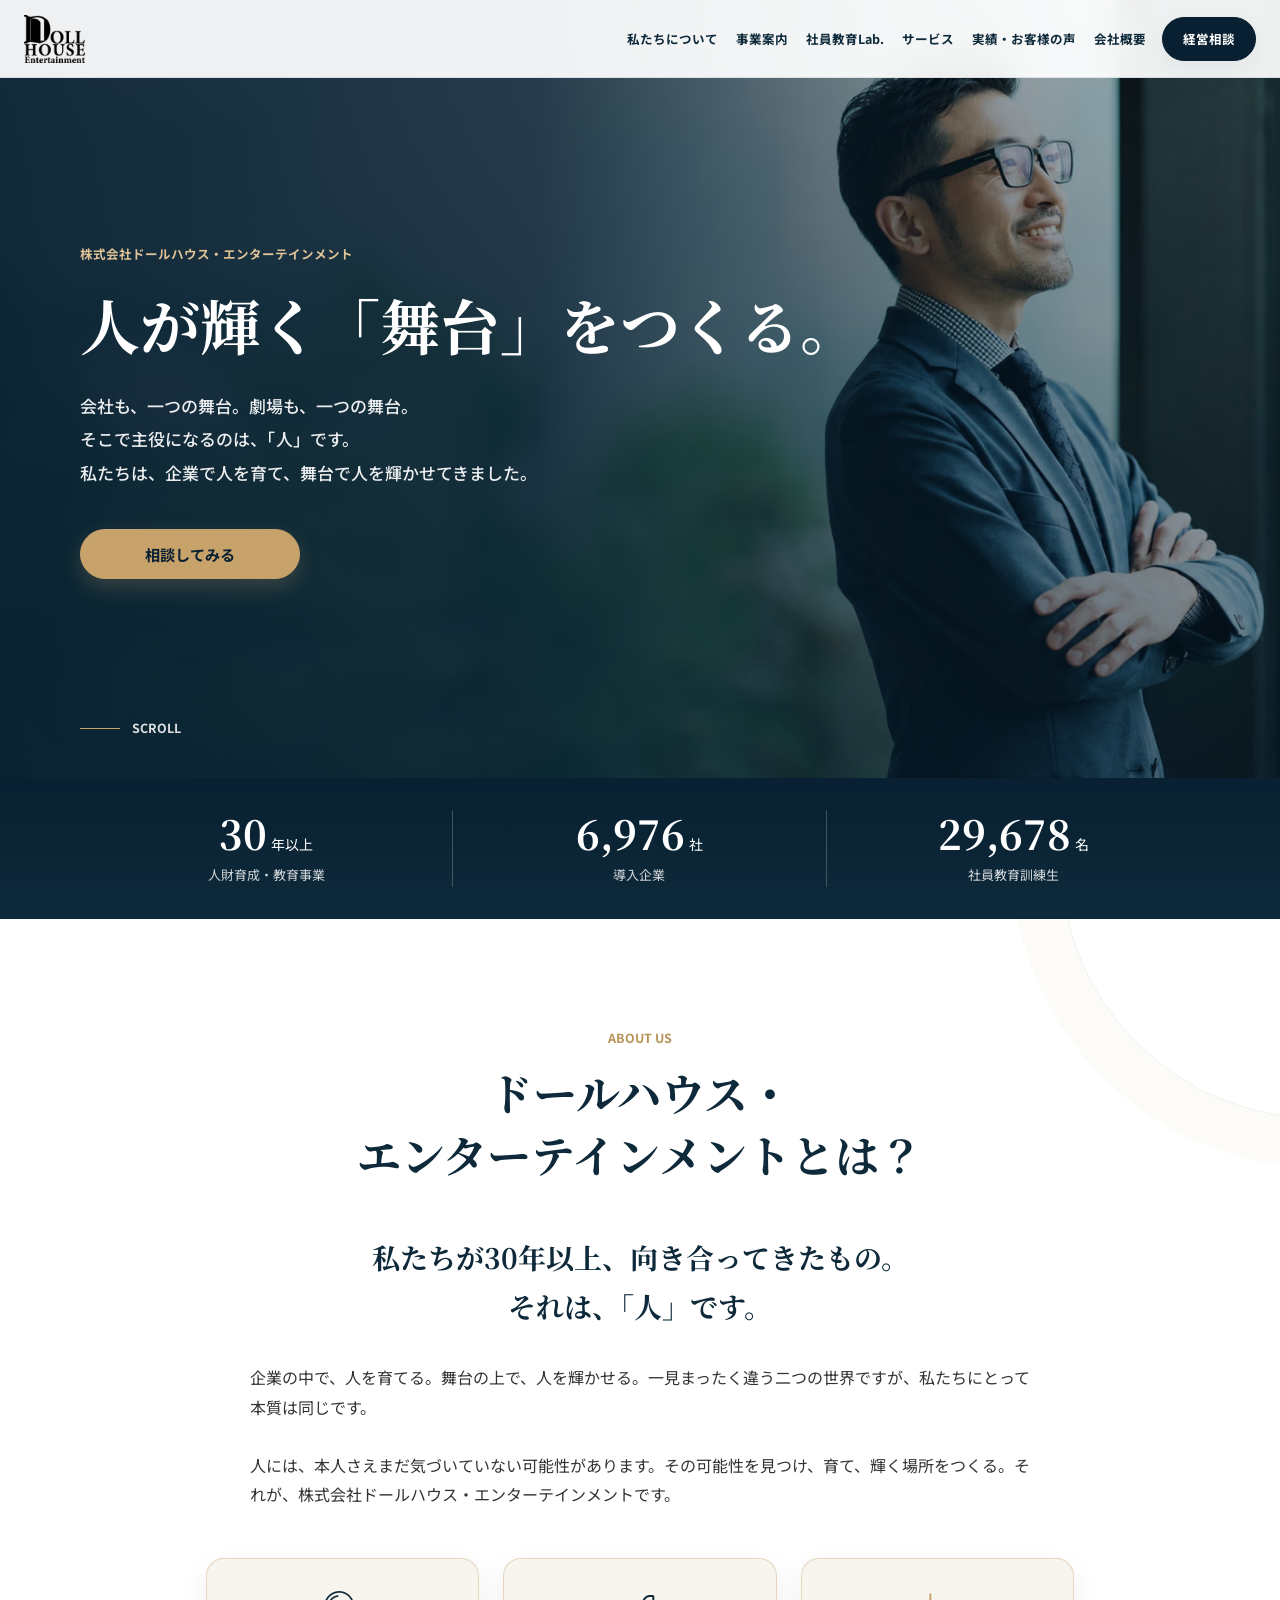
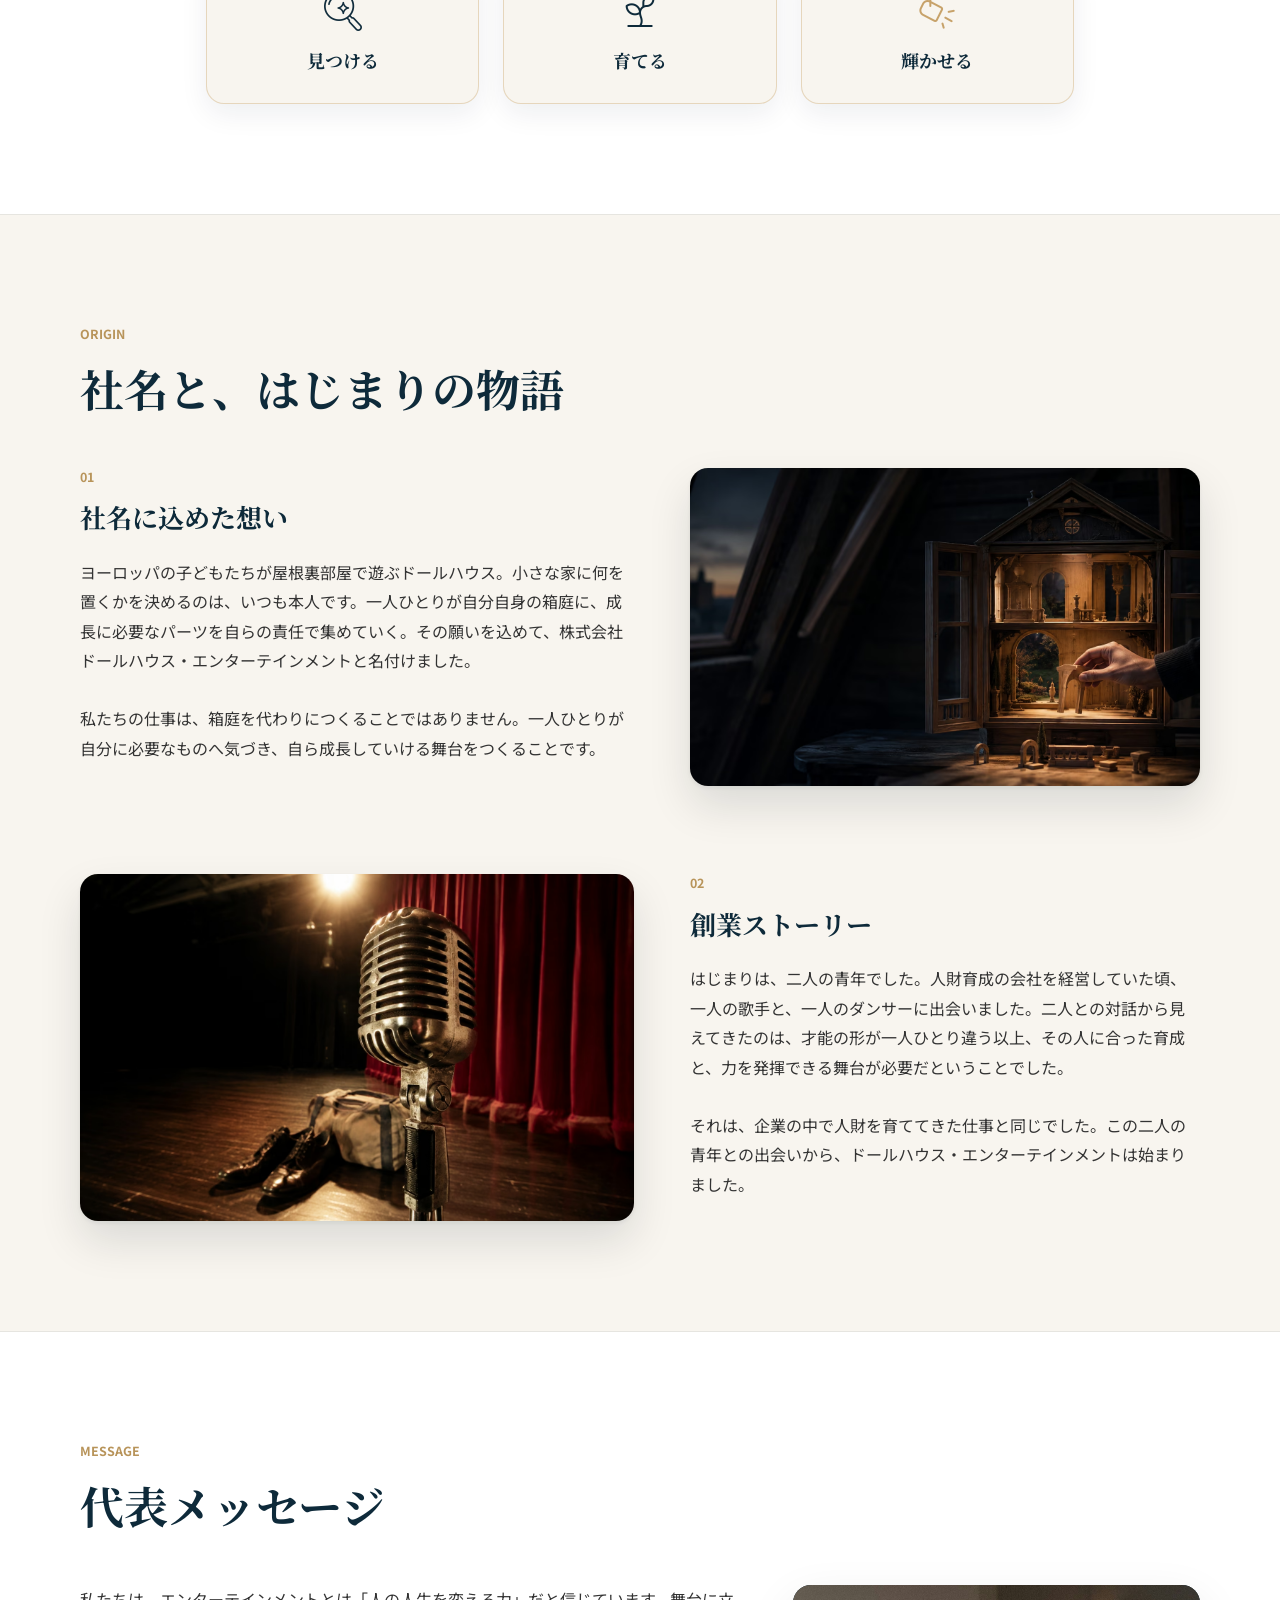
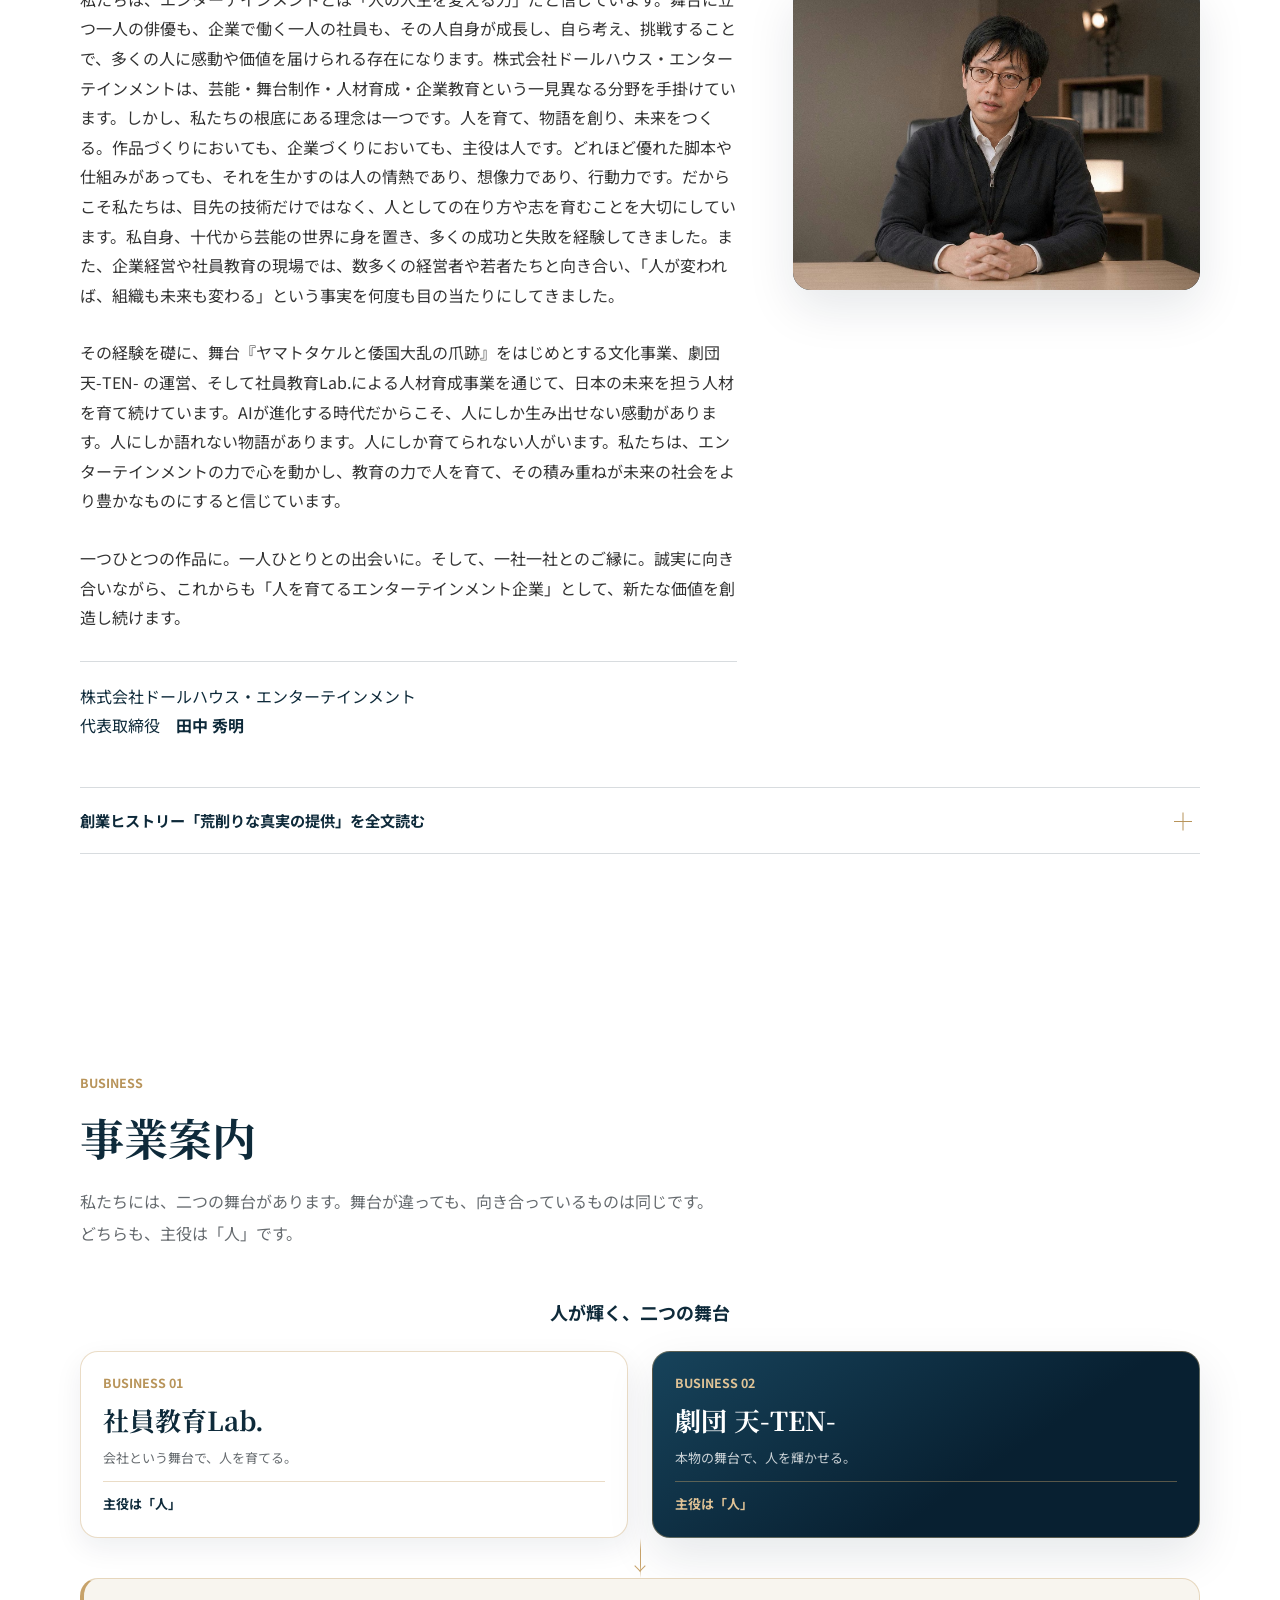
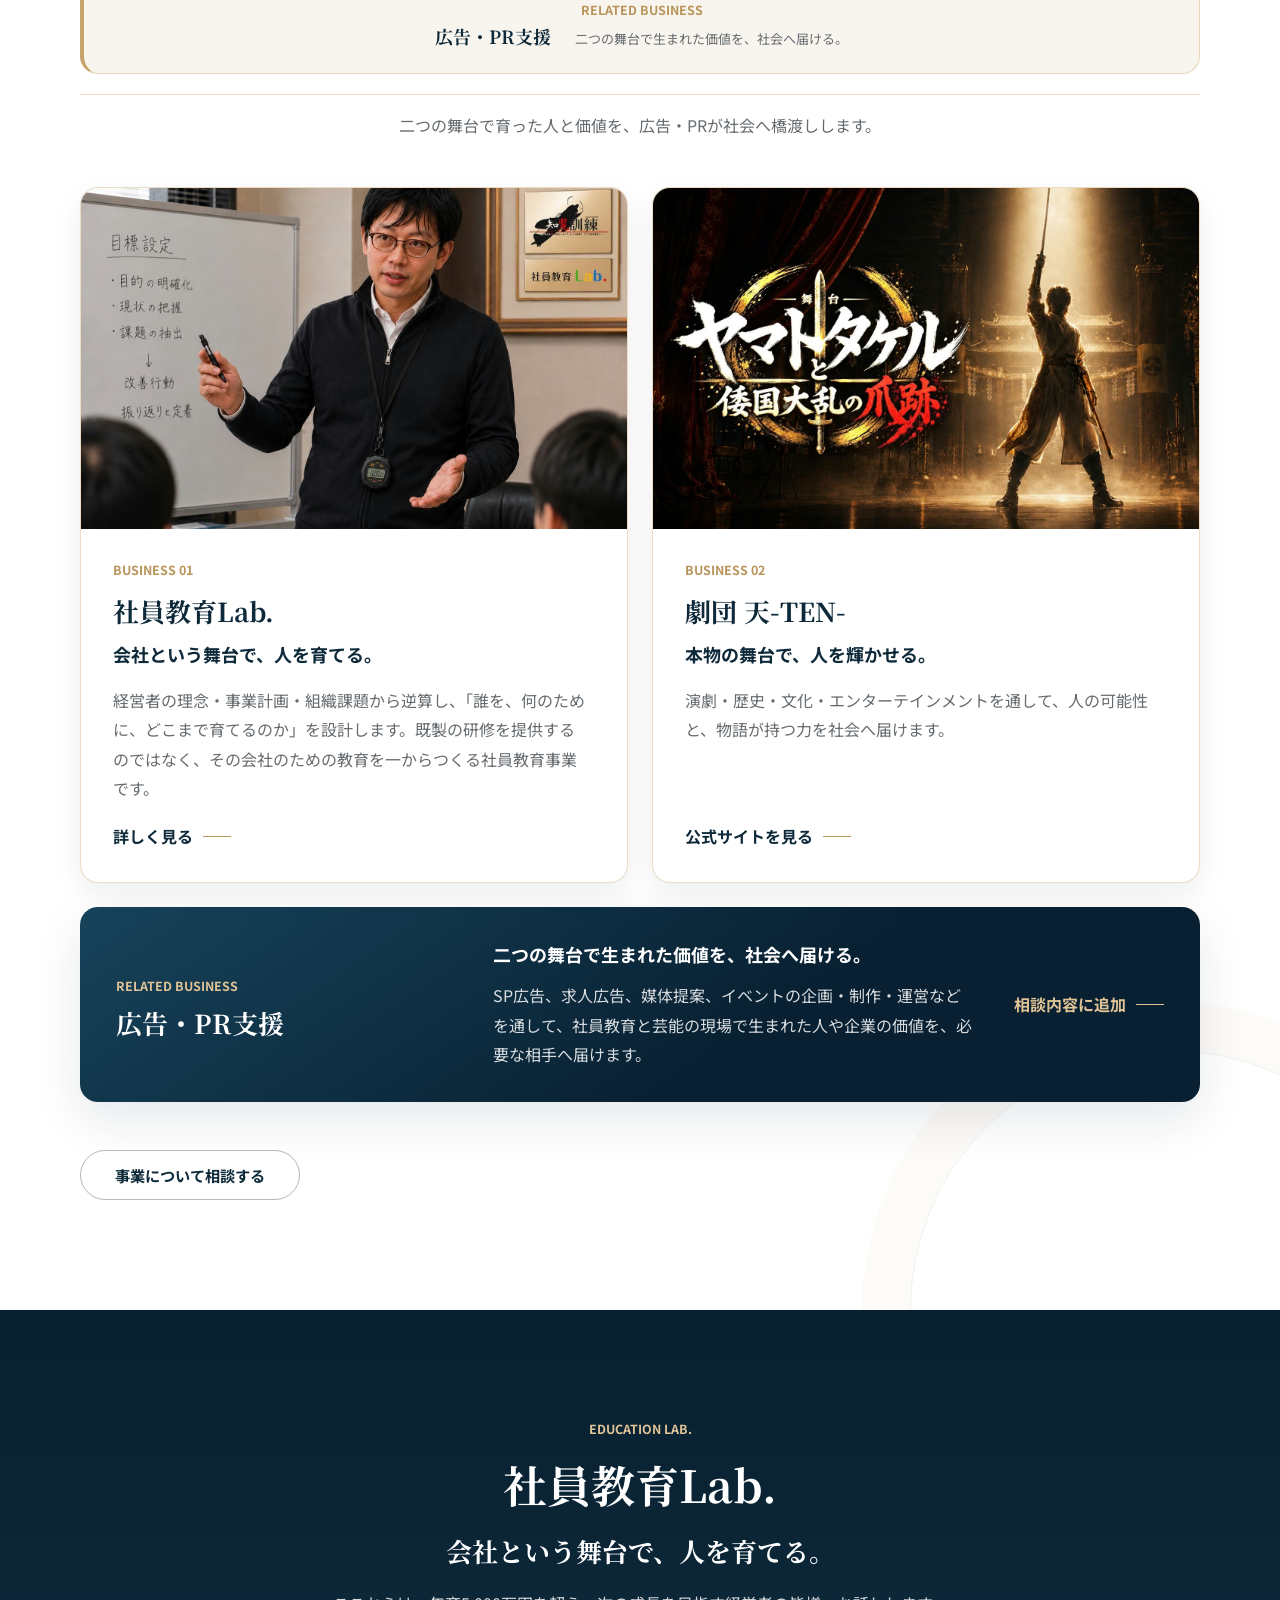
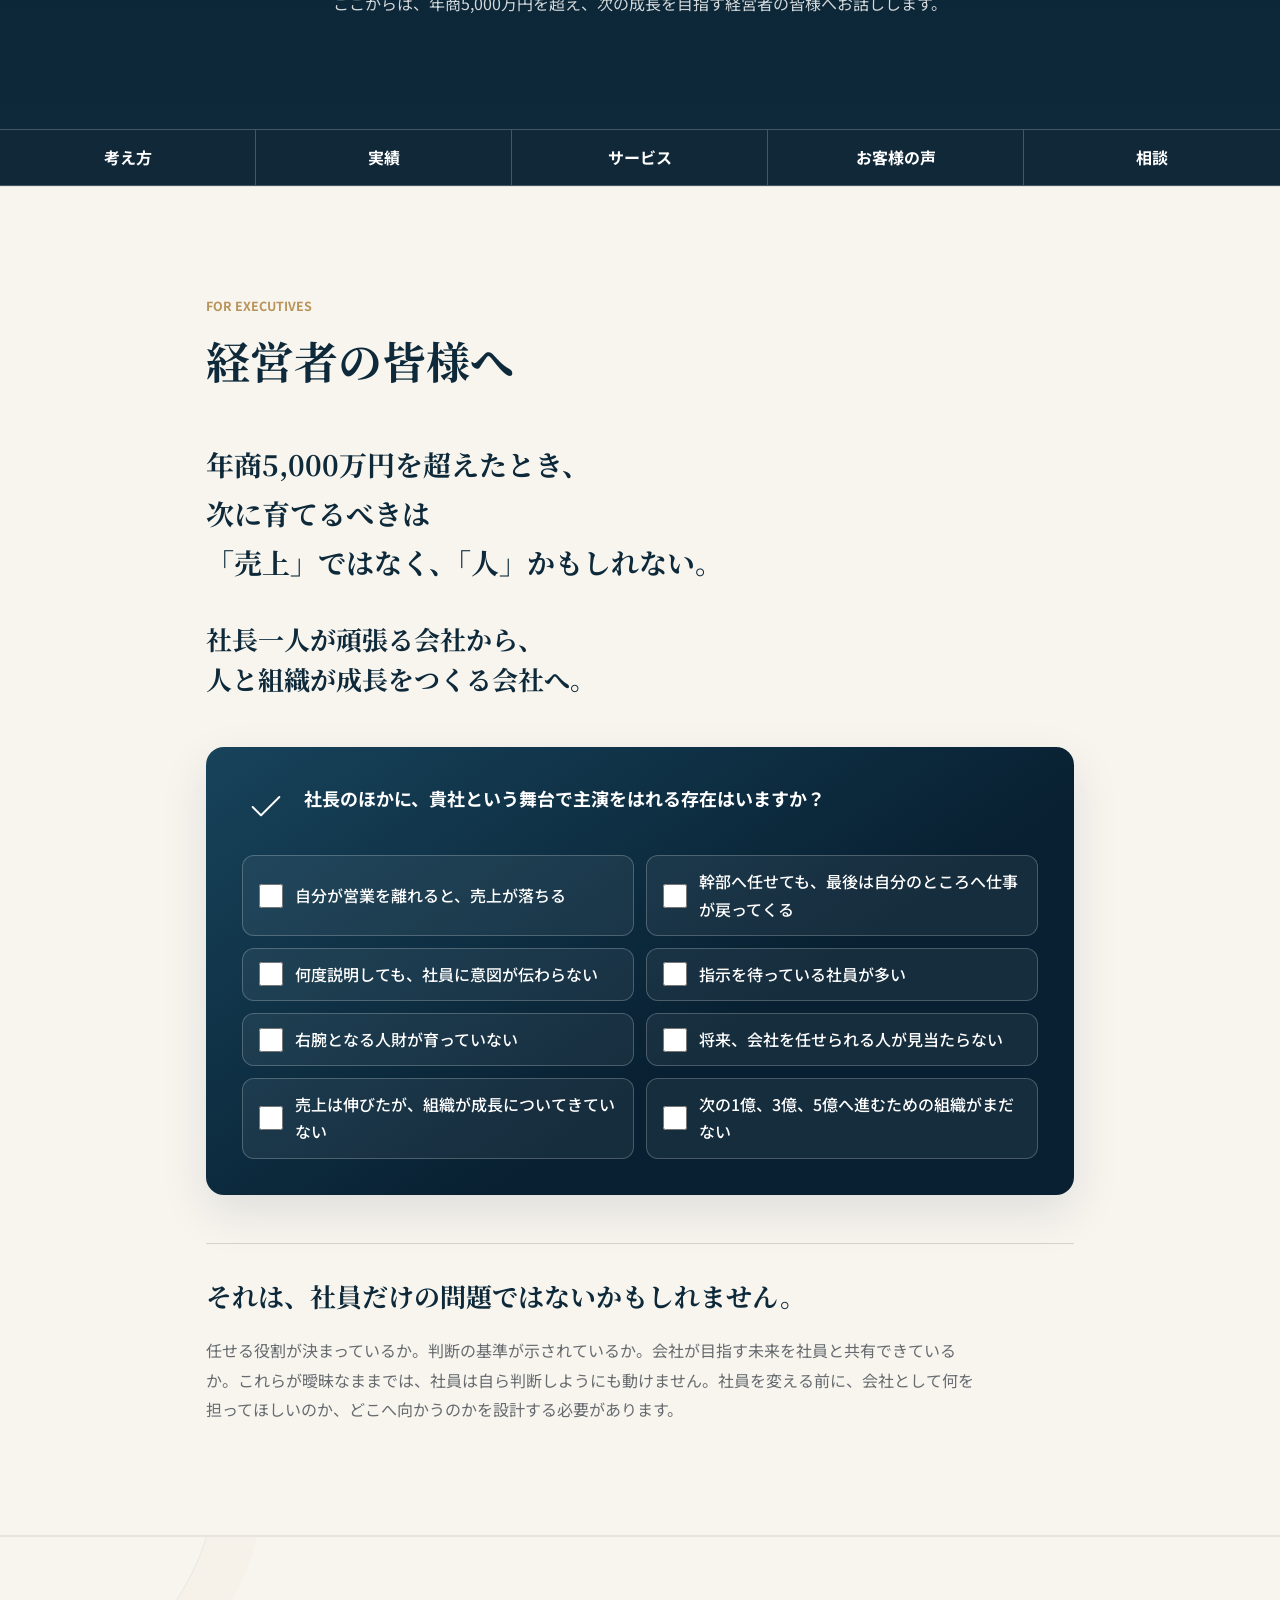
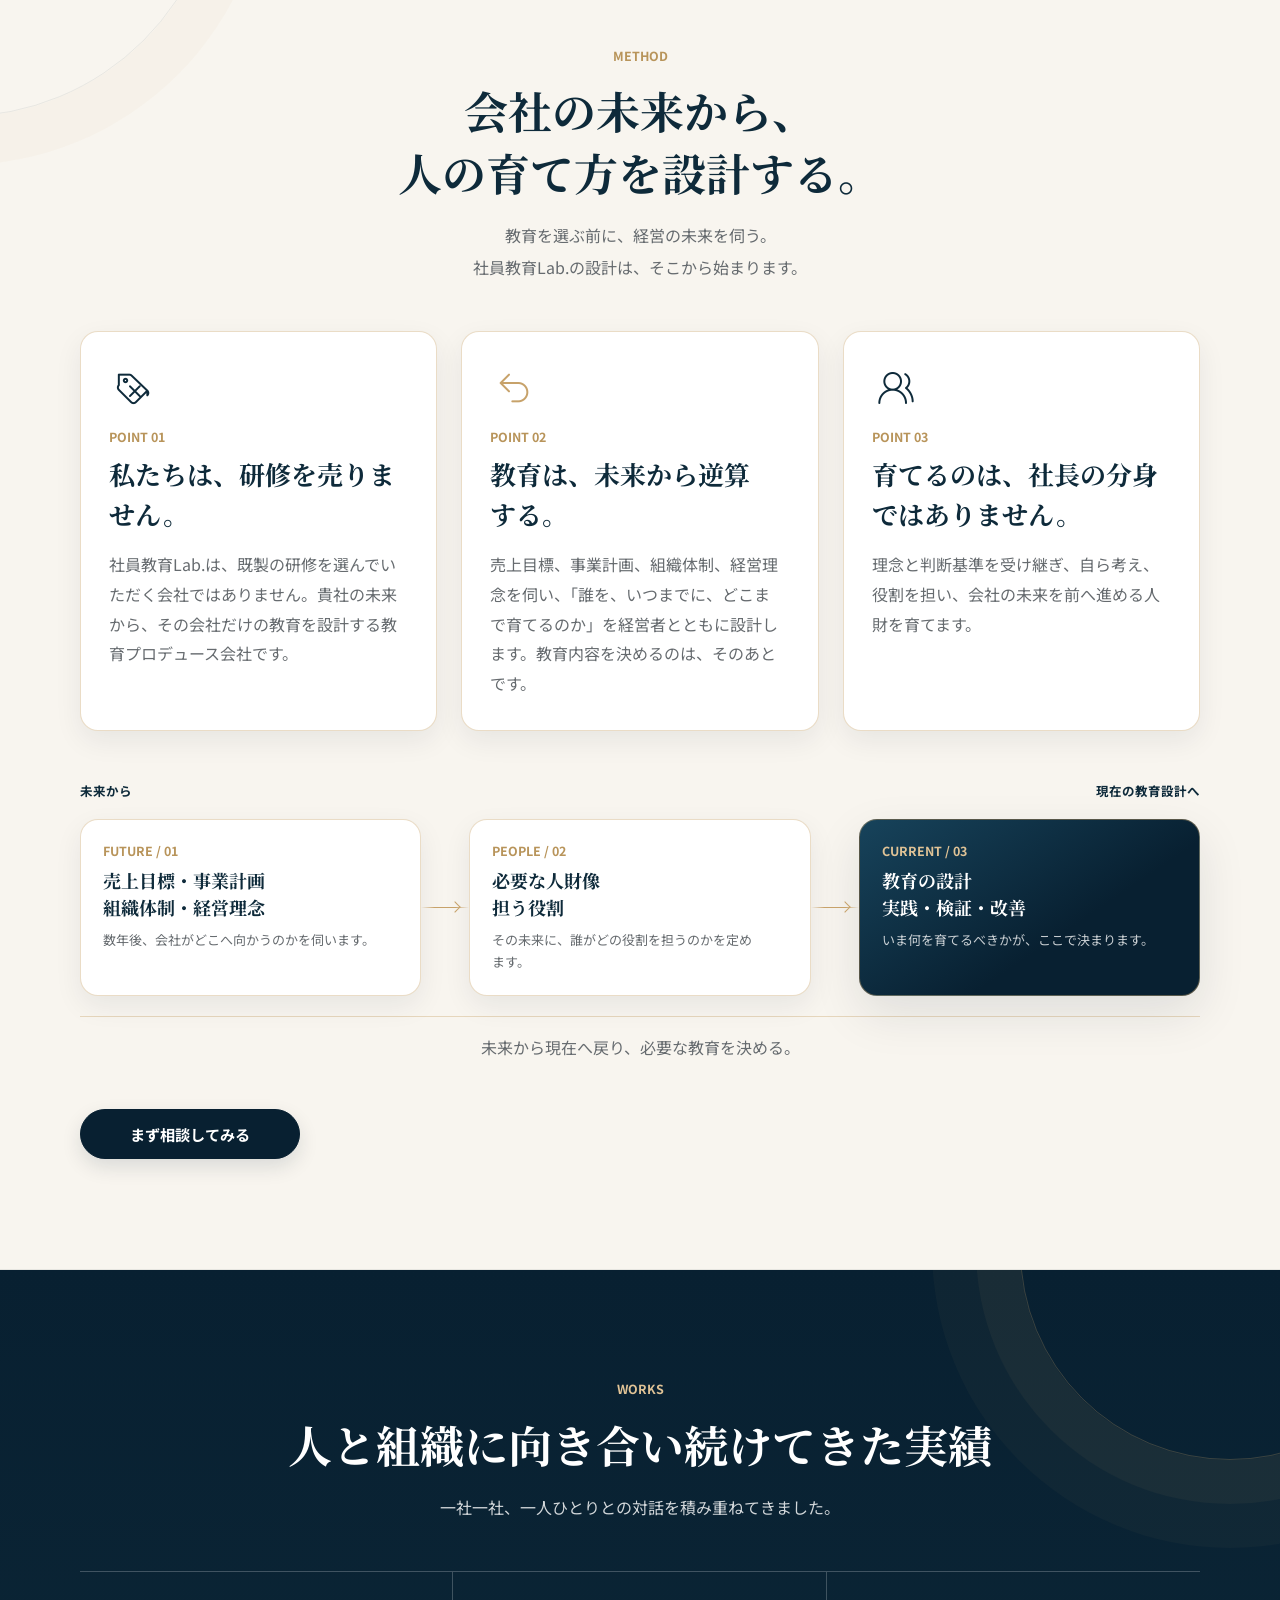
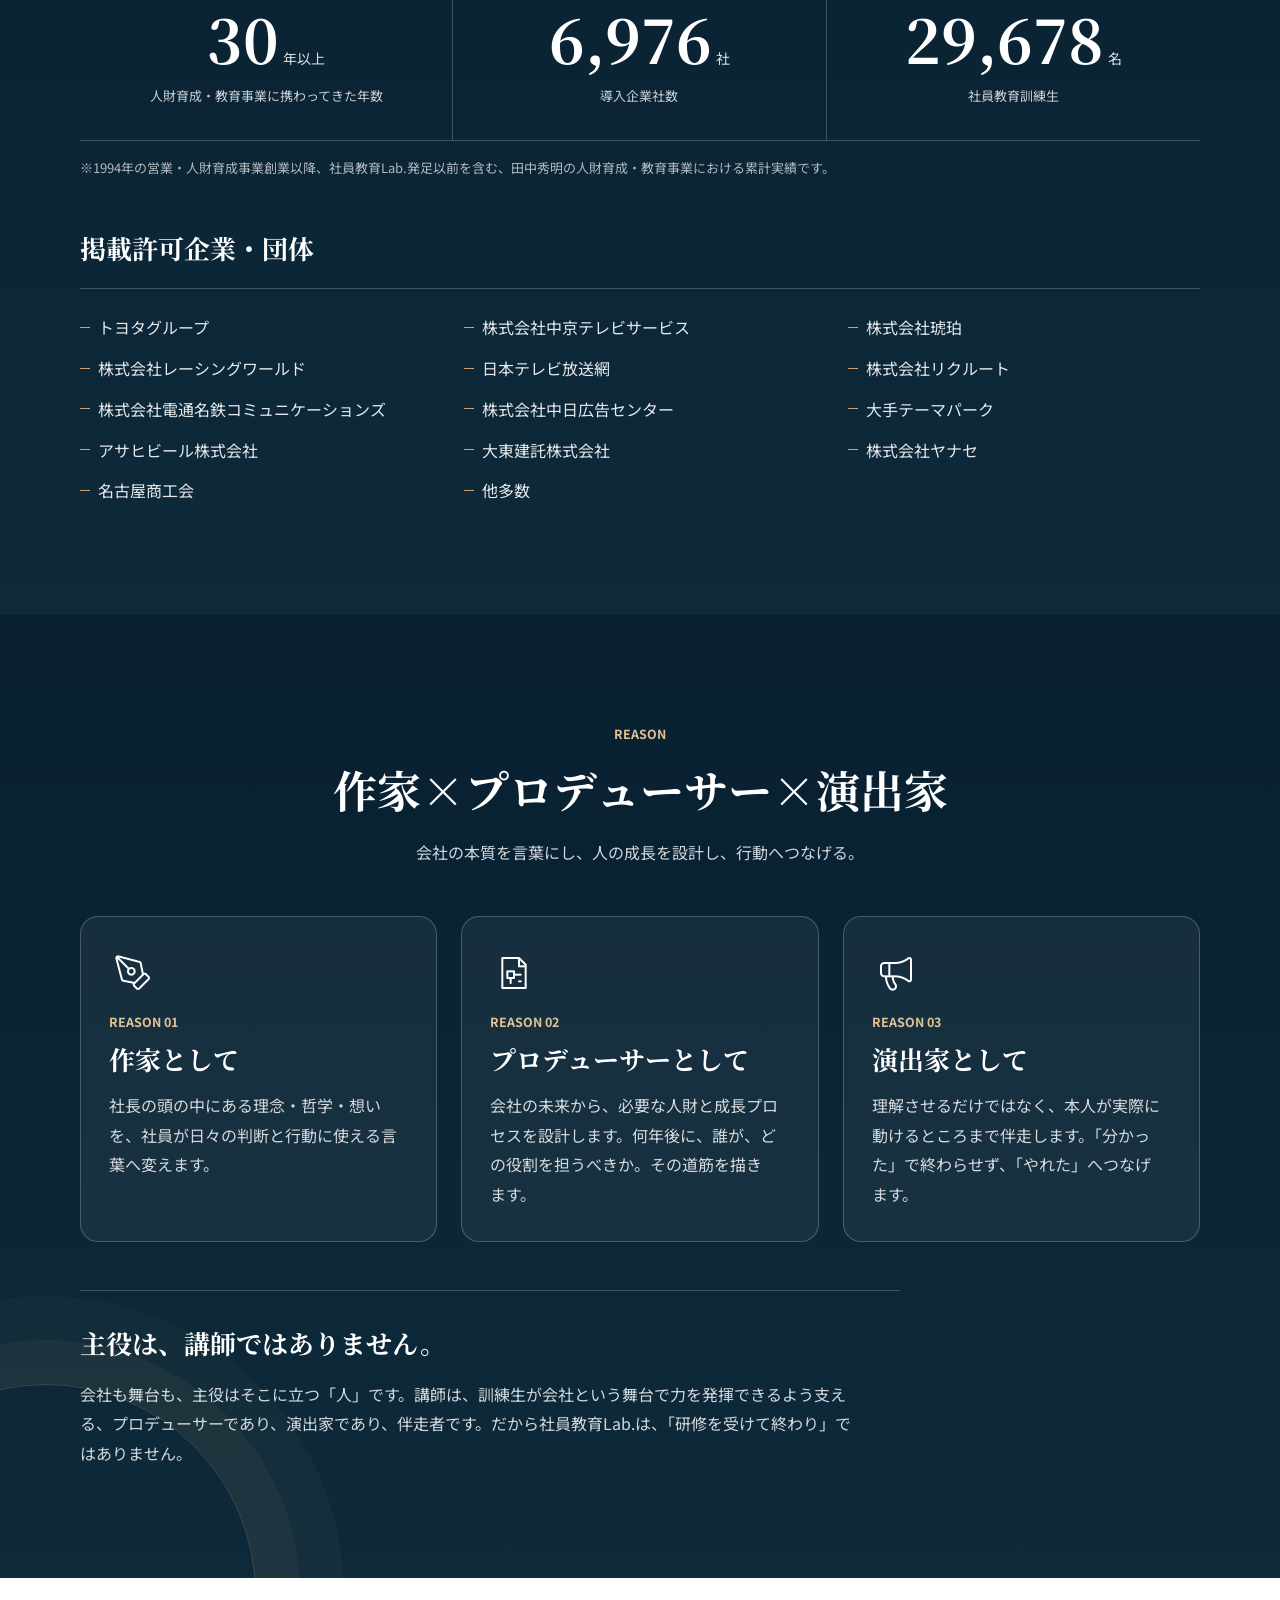
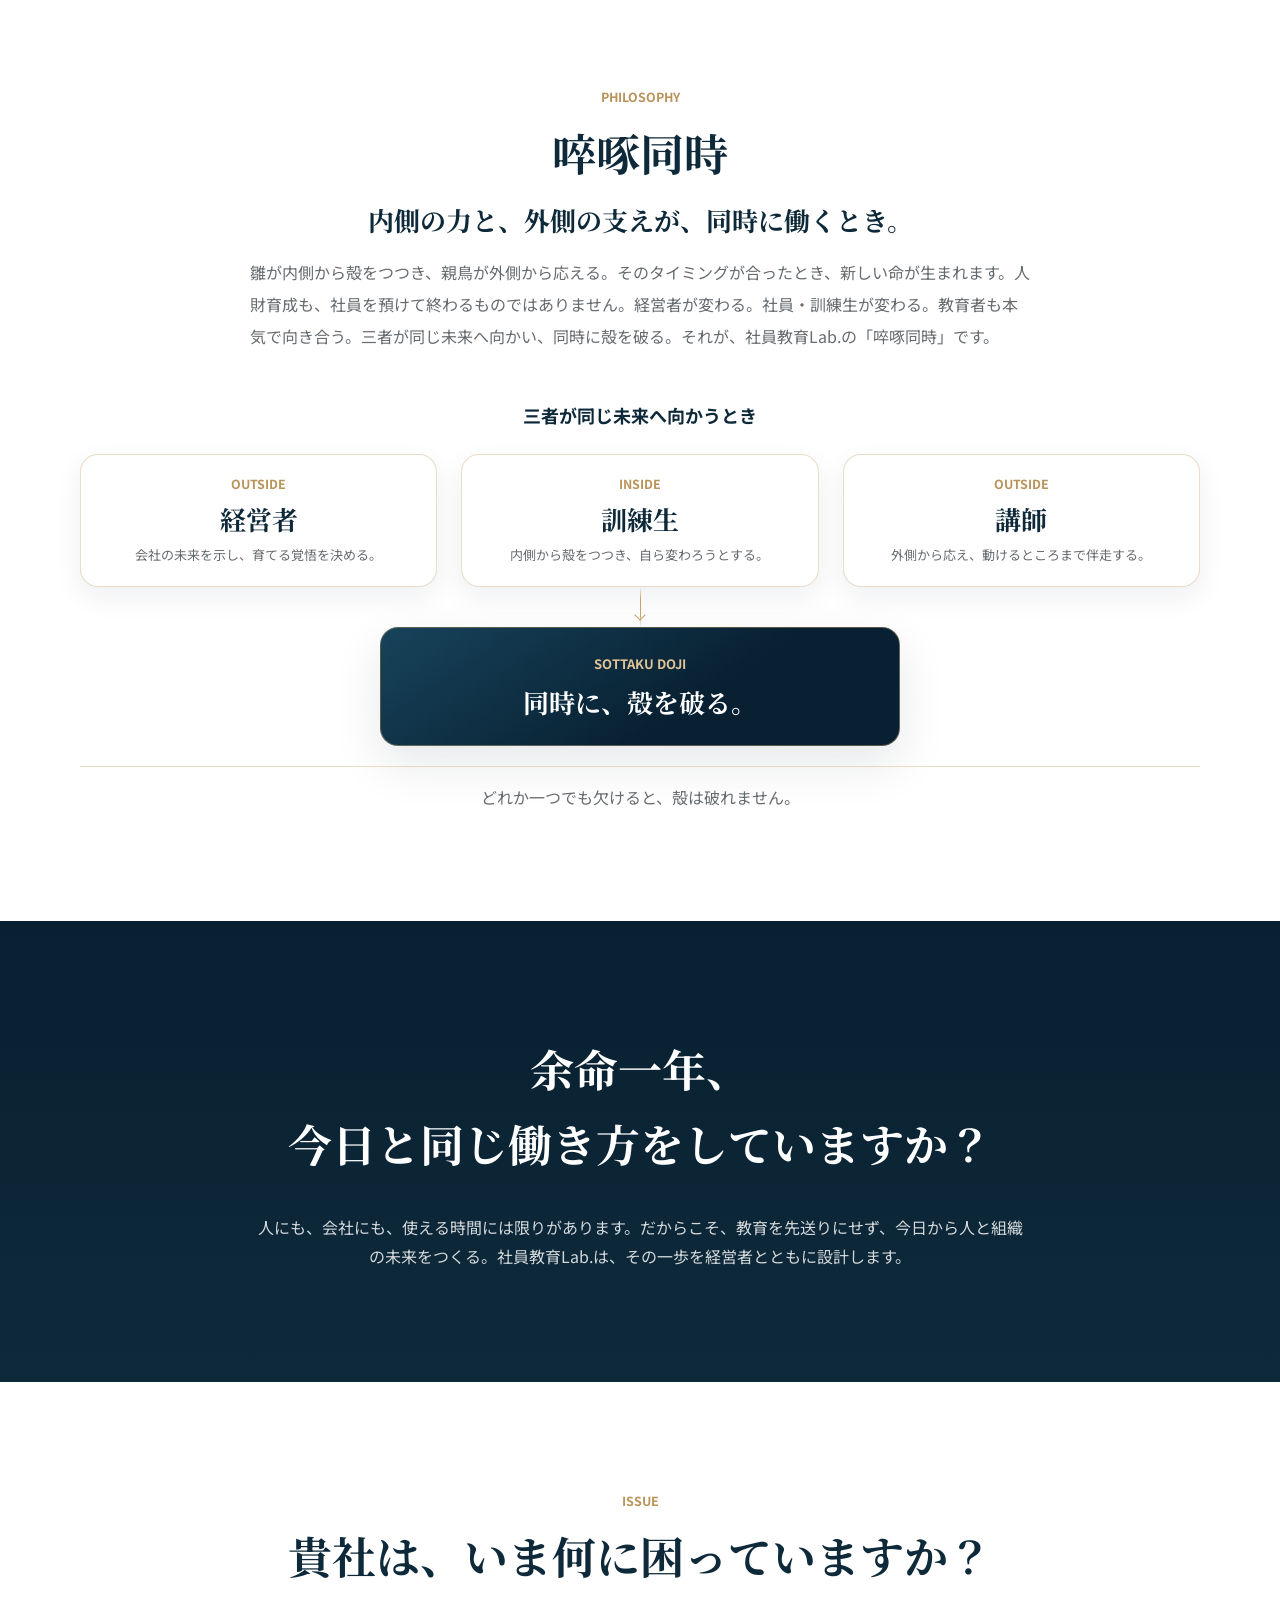
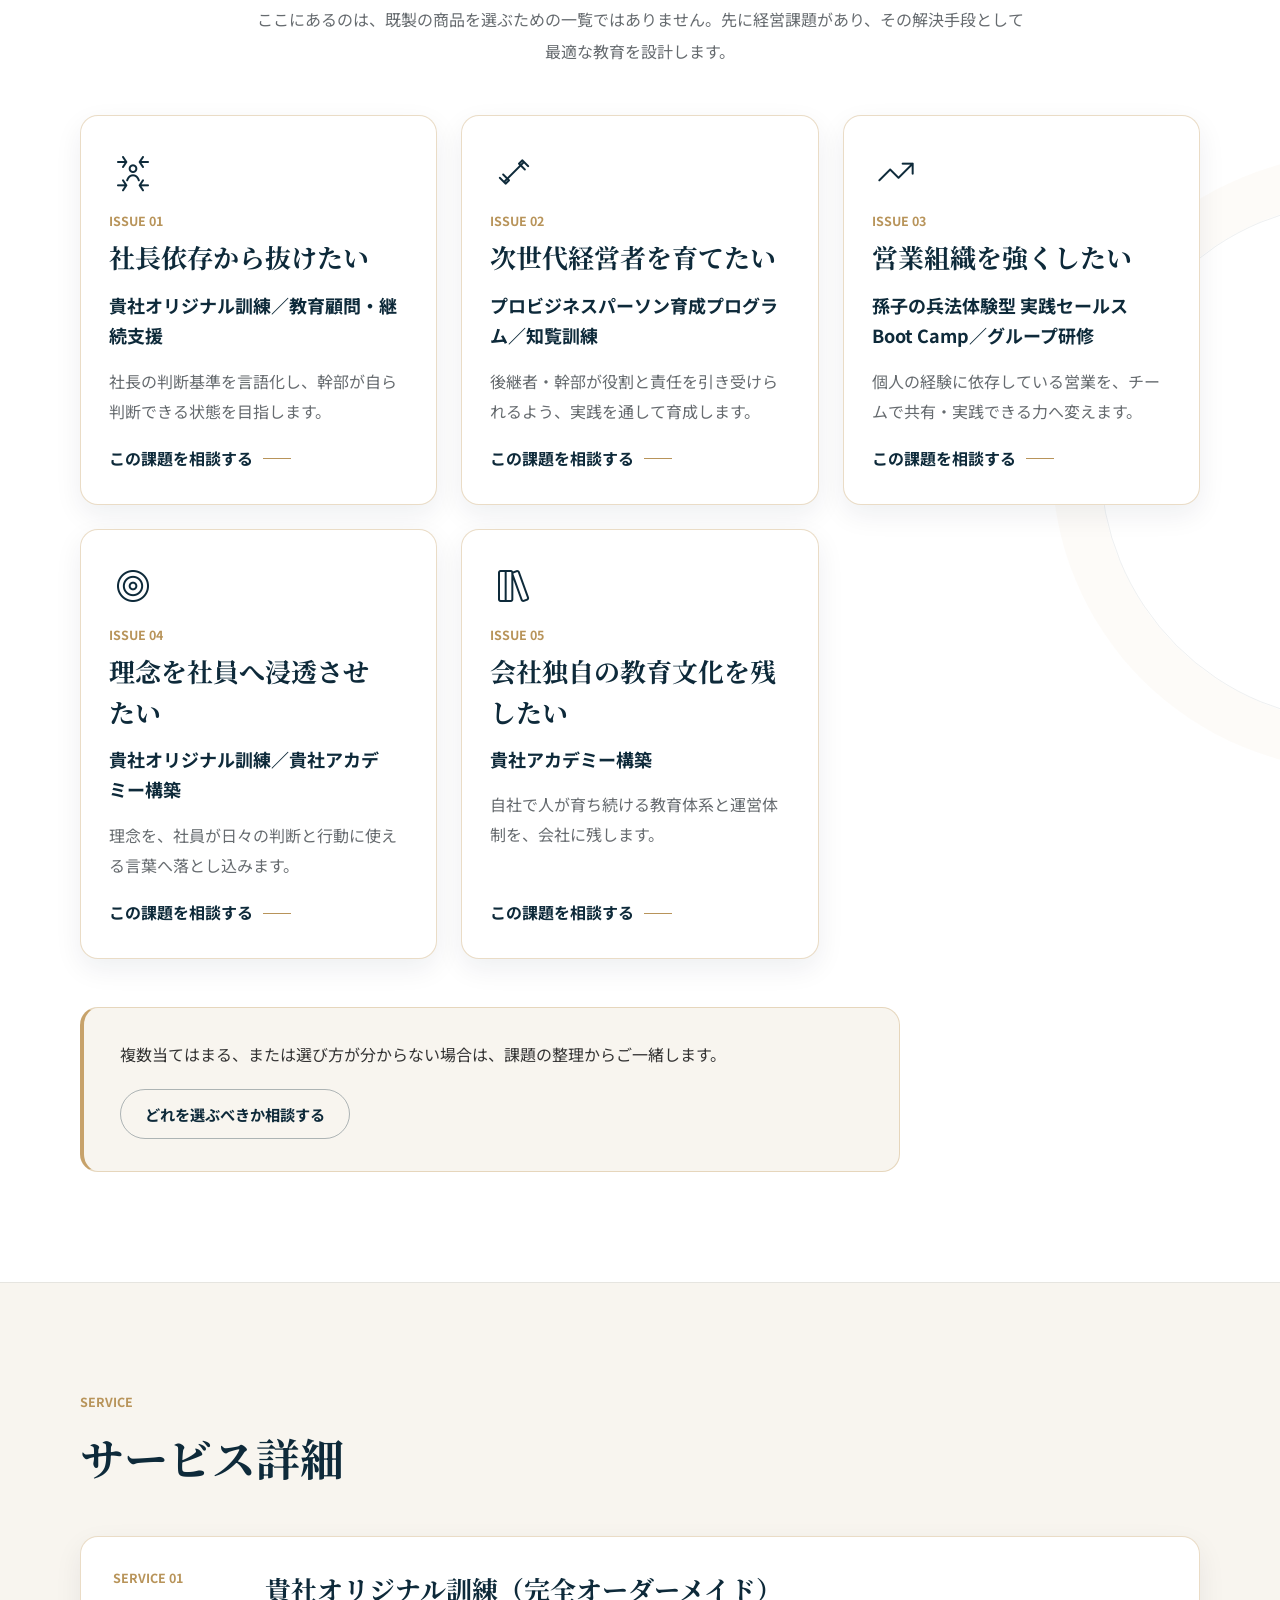
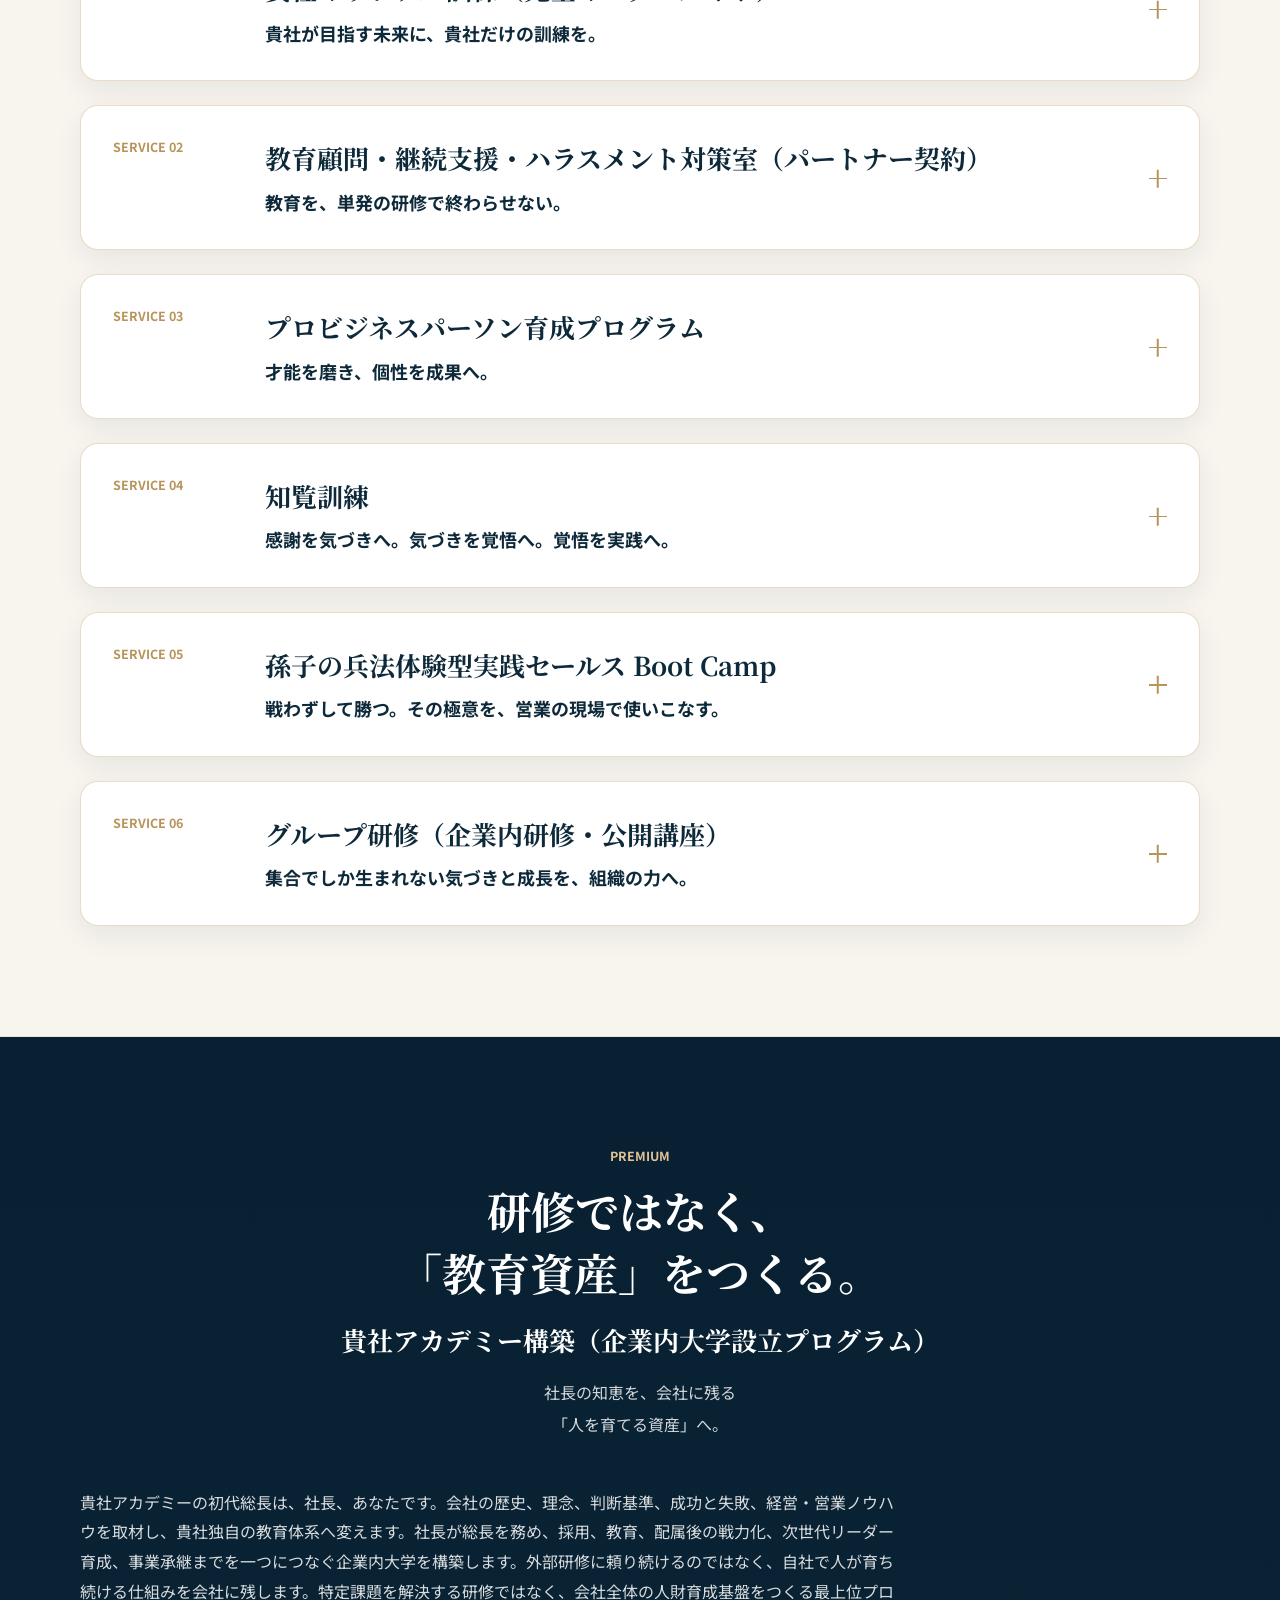
<file: index.html>
<!doctype html>
<html lang="ja">
<head>
  <meta charset="utf-8">
  <meta name="viewport" content="width=device-width, initial-scale=1">
  <title>人が輝く「舞台」をつくる。｜株式会社ドールハウス・エンターテインメント</title>
  <meta name="description" content="株式会社ドールハウス・エンターテインメントは、社員教育Lab.を通じて、会社の未来から人の育て方を設計する教育プロデュース会社です。年商5,000万円以上の経営者へ、既製の研修ではない、貴社だけの教育を。">
  <link rel="canonical" href="https://dollhouse-e.com/">
  <meta property="og:type" content="website">
  <meta property="og:title" content="人が輝く「舞台」をつくる。">
  <meta property="og:description" content="会社も、一つの舞台。劇場も、一つの舞台。そこで主役になるのは、「人」です。">
  <meta property="og:url" content="https://dollhouse-e.com/">
  <meta property="og:image" content="https://dollhouse-e.com/assets/img/optimized/og-dollhouse-1200x630.jpg">
  <meta property="og:image:width" content="1200">
  <meta property="og:image:height" content="630">
  <meta property="og:image:alt" content="人が輝く「舞台」をつくる。株式会社ドールハウス・エンターテインメント">
  <meta name="twitter:card" content="summary_large_image">
  <meta name="theme-color" content="#071A25">
  <link rel="preconnect" href="https://fonts.googleapis.com">
  <link rel="preconnect" href="https://fonts.gstatic.com" crossorigin>
  <link href="https://fonts.googleapis.com/css2?family=Noto+Sans+JP:wght@400;500;700&amp;family=Noto+Serif+JP:wght@700&amp;display=swap" rel="stylesheet">
  <link rel="icon" type="image/svg+xml" href="./assets/img/optimized/favicon.svg">
  <link rel="icon" type="image/png" sizes="48x48" href="./assets/img/optimized/favicon-48.png">
  <link rel="apple-touch-icon" sizes="180x180" href="./assets/img/optimized/apple-touch-icon-180.png">
  <link rel="stylesheet" href="./assets/css/style.css?v=20260823-design2">
</head>
<body>
  <a class="skip-link" href="#main">本文へ移動</a>

  <header class="site-header" data-header>
    <div class="header-inner">
      <a class="brand" href="#top" aria-label="株式会社ドールハウス・エンターテインメント トップへ">
        <img src="./assets/img/optimized/dollhouse-wordmark.png" alt="DOLLHOUSE Entertainment" width="320" height="253">
      </a>
      <nav class="desktop-nav" aria-label="サイト内ナビゲーション">
        <a href="#about">私たちについて</a>
        <a href="#business">事業案内</a>
        <a href="#education-lab"><span class="nowrap">社員教育Lab.</span></a>
        <a href="#programs">サービス</a>
        <a href="#works">実績・お客様の声</a>
        <a href="#company">会社概要</a>
      </nav>
      <a class="header-cta" href="#contact-form">経営相談</a>
      <button class="nav-toggle" type="button" aria-label="メニューを開く" aria-controls="mobile-nav" aria-expanded="false" data-nav-toggle>
        <span></span><span></span><span></span>
      </button>
    </div>
    <nav class="mobile-nav" id="mobile-nav" aria-label="スマートフォン用ナビゲーション" aria-hidden="true" inert data-mobile-nav>
      <a href="#about">私たちについて</a>
      <a href="#business">事業案内</a>
      <a href="#education-lab"><span class="nowrap">社員教育Lab.</span></a>
      <a href="#programs">サービス</a>
      <a href="#works">実績・お客様の声</a>
      <a href="#company">会社概要</a>
      <a class="mobile-nav-cta" href="#contact-form">経営相談</a>
    </nav>
  </header>

  <div class="page-scroll" data-page-scroll>
  <main id="main">
    <section class="hero" id="top" aria-labelledby="hero-title">
      <picture class="hero-media" aria-hidden="true">
        <source type="image/avif" srcset="./assets/img/optimized/hero-900.avif 900w, ./assets/img/optimized/hero-1600.avif 1600w" sizes="100vw">
        <source type="image/webp" srcset="./assets/img/optimized/hero-1600.webp 1600w" sizes="100vw">
        <img src="./assets/img/hero-executive-20260730.png" alt="" width="1721" height="914" fetchpriority="high">
      </picture>
      <div class="hero-overlay" aria-hidden="true"></div>
      <div class="wrap hero-content">
        <p class="hero-kicker">株式会社ドールハウス・エンターテインメント</p>
        <h1 id="hero-title">人が輝く<br class="br-sp">「舞台」をつくる。</h1>
        <p class="hero-copy">会社も、一つの舞台。<br class="br-sp">劇場も、一つの舞台。<br>そこで主役になるのは、「人」です。<br>私たちは、企業で人を育て、<br class="br-sp">舞台で人を輝かせてきました。</p>
        <a class="button button-primary" href="#contact-form">相談してみる</a>
      </div>
      <a class="scroll-cue" href="#about" aria-label="ドールハウス・エンターテインメントとはへ移動"><span>SCROLL</span></a>
    </section>

    <aside class="trust-strip" aria-label="人財育成・教育事業の実績">
      <div class="wrap trust-grid">
        <div class="trust-item"><strong class="nowrap">30<span>年以上</span></strong><p>人財育成・教育事業</p></div>
        <div class="trust-item"><strong class="nowrap">6,976<span>社</span></strong><p>導入企業</p></div>
        <div class="trust-item"><strong class="nowrap">29,678<span>名</span></strong><p>社員教育訓練生</p></div>
      </div>
    </aside>

    <section class="section about" id="about" aria-labelledby="about-title">
      <div class="about-city-bg" aria-hidden="true"></div>
      <div class="wrap narrow">
        <div class="section-heading">
          <p class="eyebrow">ABOUT US</p>
          <h2 id="about-title">ドールハウス・<br><span>エンターテインメントとは？</span></h2>
        </div>
        <p class="section-statement">私たちが30年以上、<br class="br-sp">向き合ってきたもの。<br>それは、「人」です。</p>
        <div class="body-copy">
          <p>企業の中で、人を育てる。舞台の上で、人を輝かせる。一見まったく違う二つの世界ですが、私たちにとって本質は同じです。</p>
          <p>人には、本人さえまだ気づいていない可能性があります。その可能性を見つけ、育て、輝く場所をつくる。それが、株式会社ドールハウス・エンターテインメントです。</p>
        </div>
        <div class="icon-triad" aria-label="私たちの仕事">
          <article><img src="./assets/img/icon/icon-find-navy@4x.png" alt="" width="48" height="48" loading="lazy" decoding="async" aria-hidden="true"><h3>見つける</h3></article>
          <article><img src="./assets/img/icon/icon-grow-navy@4x.png" alt="" width="48" height="48" loading="lazy" decoding="async" aria-hidden="true"><h3>育てる</h3></article>
          <article><img src="./assets/img/icon/icon-shine-gold@4x.png" alt="" width="48" height="48" loading="lazy" decoding="async" aria-hidden="true"><h3>輝かせる</h3></article>
        </div>
      </div>
    </section>

    <section class="section origin" id="origin" aria-labelledby="origin-title">
      <div class="wrap">
        <div class="section-heading">
          <p class="eyebrow">ORIGIN</p>
          <h2 id="origin-title">社名と、はじまりの物語</h2>
        </div>
        <div class="origin-grid">
          <article class="origin-story">
            <div class="origin-story-copy">
              <p class="item-index">01</p>
              <h3>社名に込めた想い</h3>
              <div class="body-copy">
                <p>ヨーロッパの子どもたちが屋根裏部屋で遊ぶドールハウス。小さな家に何を置くかを決めるのは、いつも本人です。一人ひとりが自分自身の箱庭に、成長に必要なパーツを自らの責任で集めていく。その願いを込めて、株式会社ドールハウス・エンターテインメントと名付けました。</p>
                <p>私たちの仕事は、箱庭を代わりにつくることではありません。一人ひとりが自分に必要なものへ気づき、自ら成長していける舞台をつくることです。</p>
              </div>
            </div>
            <figure class="origin-story-media"><picture><source type="image/avif" srcset="./assets/img/optimized/name-story.avif"><source type="image/webp" srcset="./assets/img/optimized/name-story.webp"><img src="./assets/img/dollhouse-name-story-photo-pc.png" alt="薄暗い室内で、手が小さなドールハウスへ家具を置いている様子" width="1672" height="941" loading="lazy" decoding="async"></picture></figure>
          </article>
          <article class="origin-story origin-story--reverse">
            <div class="origin-story-copy">
              <p class="item-index">02</p>
              <h3>創業ストーリー</h3>
              <div class="body-copy">
                <p>はじまりは、二人の青年でした。人財育成の会社を経営していた頃、一人の歌手と、一人のダンサーに出会いました。二人との対話から見えてきたのは、才能の形が一人ひとり違う以上、その人に合った育成と、力を発揮できる舞台が必要だということでした。</p>
                <p>それは、企業の中で人財を育ててきた仕事と同じでした。この二人の青年との出会いから、ドールハウス・エンターテインメントは始まりました。</p>
              </div>
            </div>
            <figure class="origin-story-media"><picture><source type="image/avif" srcset="./assets/img/optimized/origin-stage.avif"><source type="image/webp" srcset="./assets/img/optimized/origin-stage.webp"><img src="./assets/img/origin-story-stage.png" alt="舞台袖の赤い幕とヴィンテージマイク、スポットライトに照らされた靴" width="1536" height="1024" loading="lazy" decoding="async"></picture></figure>
          </article>
        </div>
      </div>
    </section>

    <section class="section message" id="message" aria-labelledby="message-title">
      <div class="wrap">
        <div class="section-heading">
          <p class="eyebrow">MESSAGE</p>
          <h2 id="message-title">代表メッセージ</h2>
        </div>
        <div class="media-split">
          <div class="media-split-copy body-copy">
            <p>私たちは、エンターテインメントとは「人の人生を変える力」だと信じています。舞台に立つ一人の俳優も、企業で働く一人の社員も、その人自身が成長し、自ら考え、挑戦することで、多くの人に感動や価値を届けられる存在になります。株式会社ドールハウス・エンターテインメントは、芸能・舞台制作・人材育成・企業教育という一見異なる分野を手掛けています。しかし、私たちの根底にある理念は一つです。人を育て、物語を創り、未来をつくる。作品づくりにおいても、企業づくりにおいても、主役は人です。どれほど優れた脚本や仕組みがあっても、それを生かすのは人の情熱であり、想像力であり、行動力です。だからこそ私たちは、目先の技術だけではなく、人としての在り方や志を育むことを大切にしています。私自身、十代から芸能の世界に身を置き、多くの成功と失敗を経験してきました。また、企業経営や社員教育の現場では、数多くの経営者や若者たちと向き合い、「人が変われば、組織も未来も変わる」という事実を何度も目の当たりにしてきました。</p>
            <p>その経験を礎に、舞台『ヤマトタケルと倭国大乱の爪跡』をはじめとする文化事業、劇団 天-TEN- の運営、そして<span class="nowrap">社員教育Lab.</span>による人材育成事業を通じて、日本の未来を担う人材を育て続けています。AIが進化する時代だからこそ、人にしか生み出せない感動があります。人にしか語れない物語があります。人にしか育てられない人がいます。私たちは、エンターテインメントの力で心を動かし、教育の力で人を育て、その積み重ねが未来の社会をより豊かなものにすると信じています。</p>
            <p>一つひとつの作品に。一人ひとりとの出会いに。そして、一社一社とのご縁に。誠実に向き合いながら、これからも「人を育てるエンターテインメント企業」として、新たな価値を創造し続けます。</p>
            <p class="signature">株式会社ドールハウス・エンターテインメント<br>代表取締役　<strong>田中 秀明</strong></p>
          </div>
          <figure class="portrait"><picture><source type="image/avif" srcset="./assets/img/optimized/tanaka-portrait.avif"><source type="image/webp" srcset="./assets/img/optimized/tanaka-portrait.webp"><img src="./assets/img/tanaka-instructor-black.jpg" alt="代表取締役 田中秀明" width="1647" height="1098" loading="lazy" decoding="async"></picture></figure>
        </div>
        <details class="disclosure history">
          <summary>創業ヒストリー「荒削りな真実の提供」を全文読む</summary>
          <div class="disclosure-body body-copy">
            <h3>荒削りな真実の提供<br>ドールハウス・エンターテインメント　創業ヒストリー</h3>
            <p>当社は二人の青年との出会いから始まりました。歌手として大手芸能プロダクションに所属していた彼は、当時、人財育成会社を経営している私の前で「てっぺん」という歌を唄いました。詞の意味合いを人生で理解して、伝える術をもったプロとしての歌声に感動して涙が出てきました。大手タレント事務所で女優のマネージャーをしていた経験から、プロとしてのあるべき姿を彼に見ました。同時期、ダンサーの青年から「タレントとして活躍するには、何が一番大切なんだろう？」という質問を貰いました。芸能界にはタレント養成所はたくさんあるが、どれも抽象的で誰彼問わず対応出来得るカリキュラムしかなく、はたして本当にタレントとして活躍できる人間が何人いるのかが疑問だという内容でした。タレントは才能の固まりであり、その才能をエンターテインメントとして観客やファンの前で表現し、その評価値を活用して社会貢献する存在です。従って、才能のカタチがタレント一人一人で異なる以上、万人に共通するカリキュラムに意味はなく、一人一人のカタチ・サイズにあった育成プランが必要なのだと答えました。これは私がライフワークとして手がける企業内タレントを育成する人財開発事業とも全く同じです。</p>
            <p>この二人の青年と共にドールハウス・エンターテインメントを発足しました。新しいことをやり始めた訳ではなく、タレント業界の不明確さを取り除き成功までの道程を解りやすく計画立てをして、「才能という商品」と、「売るというマネジメント」の融合こそが、芸能界の真実であることを、荒削りではありますが、タレントに自覚をさせております。弊社に所属するタレントは、「誰でもタレントになれるという夢」と「誰でも売れるわけではないという現実」を兼ね合わせて、日々一人一人が、自分のカタチに合わせた成長を遂げております。ヨーロッパの子供が屋根裏部屋で遊ぶドールハウス。この箱庭遊びを、弊社では、一人一人のタレントが自分自身の箱庭で、成長に必要なパーツを責任をもって集めて欲しいという願いを込めて、株式会社ドールハウス・エンターテインメントと命名致しました。</p>
            <p>荒削りな真実のもと、タレントたちが才能を伸ばし社会貢献に繋がることを心から祈っております。</p>
          </div>
        </details>
      </div>
    </section>

    <section class="section business" id="business" aria-labelledby="business-title">
      <div class="wrap">
        <div class="section-heading">
          <p class="eyebrow">BUSINESS</p>
          <h2 id="business-title">事業案内</h2>
          <p class="section-lead">私たちには、二つの舞台があります。<br class="br-sp">舞台が違っても、向き合っているものは同じです。<br>どちらも、主役は「人」です。</p>
        </div>
        <figure class="diagram diagram-stages">
          <p class="diagram-title">人が輝く、二つの舞台</p>
          <div class="stage-diagram">
            <div class="stage-diagram__pair">
              <div class="diagram-node">
                <p class="item-index">Business 01</p>
                <strong><span class="nowrap">社員教育Lab.</span></strong>
                <span>会社という舞台で、人を育てる。</span>
                <p class="stage-diagram__role">主役は「人」</p>
              </div>
              <div class="diagram-node diagram-node--navy">
                <p class="item-index">Business 02</p>
                <strong>劇団 天-TEN-</strong>
                <span>本物の舞台で、人を輝かせる。</span>
                <p class="stage-diagram__role">主役は「人」</p>
              </div>
            </div>
            <div class="diagram-link" aria-hidden="true"></div>
            <div class="stage-diagram__base">
              <p class="item-index">Related Business</p>
              <strong>広告・PR支援</strong>
              <span>二つの舞台で生まれた価値を、社会へ届ける。</span>
            </div>
          </div>
          <figcaption class="diagram-note">二つの舞台で育った人と価値を、広告・PRが社会へ橋渡しします。</figcaption>
        </figure>
        <div class="business-grid">
          <article class="business-card">
            <figure><picture><source type="image/avif" srcset="./assets/img/optimized/education-session.avif"><source type="image/webp" srcset="./assets/img/optimized/education-session.webp"><img src="./assets/img/education-session.jpg" alt="社員教育Lab.の実践型教育" width="1448" height="1086" loading="lazy" decoding="async"></picture></figure>
            <div class="business-card-body">
              <p class="item-index">BUSINESS 01</p>
              <h3><span class="nowrap">社員教育Lab.</span></h3>
              <h4>会社という舞台で、人を育てる。</h4>
              <p>経営者の理念・事業計画・組織課題から逆算し、「誰を、何のために、どこまで育てるのか」を設計します。既製の研修を提供するのではなく、その会社のための教育を一からつくる社員教育事業です。</p>
              <a class="text-link" href="#education-lab">詳しく見る</a>
            </div>
          </article>
          <article class="business-card">
            <figure><picture><source type="image/avif" srcset="./assets/img/optimized/movie-teaser.avif"><source type="image/webp" srcset="./assets/img/optimized/movie-teaser.webp"><img src="./assets/img/movie-teaser.jpg" alt="劇団 天-TEN-の舞台" width="1672" height="941" loading="lazy" decoding="async"></picture></figure>
            <div class="business-card-body">
              <p class="item-index">BUSINESS 02</p>
              <h3>劇団 天-TEN-</h3>
              <h4>本物の舞台で、人を輝かせる。</h4>
              <p>演劇・歴史・文化・エンターテインメントを通して、人の可能性と、物語が持つ力を社会へ届けます。</p>
              <a class="text-link" href="https://gekidan-ten.com/" target="_blank" rel="noopener noreferrer">公式サイトを見る</a>
            </div>
          </article>
        </div>
        <aside class="support-band">
          <div><p class="item-index">RELATED BUSINESS</p><h3>広告・PR支援</h3></div>
          <div><h4>二つの舞台で生まれた価値を、<br class="br-sp">社会へ届ける。</h4><p>SP広告、求人広告、媒体提案、イベントの企画・制作・運営などを通して、社員教育と芸能の現場で生まれた人や企業の価値を、必要な相手へ届けます。</p></div>
          <button class="text-link button-link" type="button" data-consult-kind="program" data-consult-topic="広告・PR事業">相談内容に追加</button>
        </aside>
        <p class="section-action"><a class="button button-outline" href="#contact-form">事業について相談する</a></p>
      </div>
    </section>

    <section class="lab-gateway" id="education-lab" aria-labelledby="lab-title">
      <div class="wrap narrow">
        <div class="section-heading">
          <p class="eyebrow">EDUCATION LAB.</p>
          <h2 id="lab-title"><span class="nowrap">社員教育Lab.</span></h2>
          <h3>会社という舞台で、人を育てる。</h3>
          <p class="section-lead">ここからは、年商<span class="nowrap">5,000万円</span>を超え、<br class="br-sp">次の成長を目指す<br class="br-sp">経営者の皆様へお話しします。</p>
        </div>
      </div>
    </section>
    <nav class="lab-index" aria-label="社員教育Lab.ページ内目次" data-lab-index>
      <a href="#method">考え方</a><a href="#works">実績</a><a href="#programs">サービス</a><a href="#reviews">お客様の声</a><a href="#contact">相談</a>
    </nav>

    <section class="section executives" id="executives" aria-labelledby="executives-title">
      <div class="wrap narrow">
        <div class="section-heading">
          <p class="eyebrow">FOR EXECUTIVES</p>
          <h2 id="executives-title">経営者の皆様へ</h2>
        </div>
        <p class="executive-copy">年商<span class="nowrap">5,000万円</span>を超えたとき、<br>次に育てるべきは<br>「売上」ではなく、<br class="br-sp">「人」かもしれない。</p>
        <h3 class="executive-heading">社長一人が頑張る会社から、<br>人と組織が成長をつくる会社へ。</h3>
        <div class="challenge-panel">
          <div class="challenge-title"><img src="./assets/img/icon/icon-check-white@4x.png" alt="" width="48" height="48" loading="lazy" decoding="async" aria-hidden="true"><h4>社長のほかに、貴社という舞台で主演をはれる存在はいますか？</h4></div>
          <div class="challenge-list">
            <label><input type="checkbox"><span>自分が営業を離れると、売上が落ちる</span></label>
            <label><input type="checkbox"><span>幹部へ任せても、最後は自分のところへ仕事が戻ってくる</span></label>
            <label><input type="checkbox"><span>何度説明しても、社員に意図が伝わらない</span></label>
            <label><input type="checkbox"><span>指示を待っている社員が多い</span></label>
            <label><input type="checkbox"><span>右腕となる人財が育っていない</span></label>
            <label><input type="checkbox"><span>将来、会社を任せられる人が見当たらない</span></label>
            <label><input type="checkbox"><span>売上は伸びたが、組織が成長についてきていない</span></label>
            <label><input type="checkbox"><span>次の1億、3億、5億へ進むための組織がまだない</span></label>
          </div>
        </div>
        <div class="executive-answer">
          <h3>それは、社員だけの<br class="br-sp">問題ではないかもしれません。</h3>
          <p>任せる役割が決まっているか。判断の基準が示されているか。会社が目指す未来を社員と共有できているか。これらが曖昧なままでは、社員は自ら判断しようにも動けません。社員を変える前に、会社として何を担ってほしいのか、どこへ向かうのかを設計する必要があります。</p>
        </div>
      </div>
    </section>

    <section class="section method" id="method" aria-labelledby="method-title">
      <div class="wrap">
        <div class="section-heading narrow">
          <p class="eyebrow">METHOD</p>
          <h2 id="method-title">会社の未来から、<br>人の育て方を設計する。</h2>
          <p class="section-lead">教育を選ぶ前に、経営の未来を伺う。<br><span class="nowrap">社員教育Lab.</span>の設計は、<br class="br-sp">そこから始まります。</p>
        </div>
        <div class="method-list">
          <article><img src="./assets/img/icon/icon-no-sell-navy@4x.png" alt="" width="48" height="48" loading="lazy" decoding="async" aria-hidden="true"><p class="item-index">POINT 01</p><h3>私たちは、研修を売りません。</h3><p><span class="nowrap">社員教育Lab.</span>は、既製の研修を選んでいただく会社ではありません。貴社の未来から、その会社だけの教育を設計する教育プロデュース会社です。</p></article>
          <article><img src="./assets/img/icon/icon-backcast-gold@4x.png" alt="" width="48" height="48" loading="lazy" decoding="async" aria-hidden="true"><p class="item-index">POINT 02</p><h3>教育は、未来から逆算する。</h3><p>売上目標、事業計画、組織体制、経営理念を伺い、「誰を、いつまでに、どこまで育てるのか」を経営者とともに設計します。教育内容を決めるのは、そのあとです。</p></article>
          <article><img src="./assets/img/icon/icon-people-navy@4x.png" alt="" width="48" height="48" loading="lazy" decoding="async" aria-hidden="true"><p class="item-index">POINT 03</p><h3>育てるのは、社長の分身ではありません。</h3><p>理念と判断基準を受け継ぎ、自ら考え、役割を担い、会社の未来を前へ進める人財を育てます。</p></article>
        </div>
        <figure class="diagram diagram-backcast">
          <div class="flow-diagram">
            <p class="flow-diagram__ends"><span>未来から</span><span>現在の教育設計へ</span></p>
            <div class="flow-diagram__steps">
              <div class="diagram-node">
                <p class="item-index">Future / 01</p>
                <strong>売上目標・事業計画<br>組織体制・経営理念</strong>
                <span>数年後、会社がどこへ向かうのかを伺います。</span>
              </div>
              <div class="diagram-link" aria-hidden="true"></div>
              <div class="diagram-node">
                <p class="item-index">People / 02</p>
                <strong>必要な人財像<br>担う役割</strong>
                <span>その未来に、誰がどの役割を担うのかを定めます。</span>
              </div>
              <div class="diagram-link" aria-hidden="true"></div>
              <div class="diagram-node diagram-node--navy">
                <p class="item-index">Current / 03</p>
                <strong>教育の設計<br>実践・検証・改善</strong>
                <span>いま何を育てるべきかが、ここで決まります。</span>
              </div>
            </div>
          </div>
          <figcaption class="diagram-note">未来から現在へ戻り、必要な教育を決める。</figcaption>
        </figure>
        <p class="section-action"><a class="button button-primary" href="#contact-form">まず相談してみる</a></p>
      </div>
    </section>

    <section class="section works" id="works" aria-labelledby="works-title">
      <div class="wrap">
        <div class="section-heading narrow">
          <p class="eyebrow">WORKS</p>
          <h2 id="works-title">人と組織に<br class="br-sp">向き合い続けてきた実績</h2>
          <p class="section-lead">一社一社、一人ひとりとの対話を積み重ねてきました。</p>
        </div>
        <div class="works-counters" aria-label="累計実績">
          <article><p><strong data-count-to="30">30</strong><span>年以上</span></p><h3>人財育成・教育事業に携わってきた年数</h3></article>
          <article><p><strong data-count-to="6976">6,976</strong><span>社</span></p><h3>導入企業社数</h3></article>
          <article><p><strong data-count-to="29678">29,678</strong><span>名</span></p><h3>社員教育訓練生</h3></article>
        </div>
        <p class="note">※1994年の営業・人財育成事業創業以降、社員教育Lab.発足以前を含む、田中秀明の人財育成・教育事業における累計実績です。</p>
        <div class="client-block">
          <h3>掲載許可企業・団体</h3>
          <ul class="client-list"><li>トヨタグループ</li><li>株式会社中京テレビサービス</li><li>株式会社琥珀</li><li>株式会社レーシングワールド</li><li>日本テレビ放送網</li><li>株式会社リクルート</li><li>株式会社電通名鉄コミュニケーションズ</li><li>株式会社中日広告センター</li><li>大手テーマパーク</li><li>アサヒビール株式会社</li><li>大東建託株式会社</li><li>株式会社ヤナセ</li><li>名古屋商工会</li><li>他多数</li></ul>
        </div>
      </div>
    </section>

    <section class="section reason" id="reason" aria-labelledby="reason-title">
      <div class="wrap">
        <div class="section-heading narrow">
          <p class="eyebrow">REASON</p>
          <h2 id="reason-title">作家×<br class="br-sp">プロデューサー×演出家</h2>
          <p class="section-lead">会社の本質を言葉にし、<br class="br-sp">人の成長を設計し、<br class="br-sp">行動へつなげる。</p>
        </div>
        <div class="media-split reason-split">
          <div class="role-grid">
            <article><img src="./assets/img/icon/icon-writer-white@4x.png" alt="" width="48" height="48" loading="lazy" decoding="async" aria-hidden="true"><p class="item-index">REASON 01</p><h3>作家として</h3><p>社長の頭の中にある理念・哲学・想いを、社員が日々の判断と行動に使える言葉へ変えます。</p></article>
            <article><img src="./assets/img/icon/icon-producer-white@4x.png" alt="" width="48" height="48" loading="lazy" decoding="async" aria-hidden="true"><p class="item-index">REASON 02</p><h3>プロデューサーとして</h3><p>会社の未来から、必要な人財と成長プロセスを設計します。何年後に、誰が、どの役割を担うべきか。その道筋を描きます。</p></article>
            <article><img src="./assets/img/icon/icon-director-white@4x.png" alt="" width="48" height="48" loading="lazy" decoding="async" aria-hidden="true"><p class="item-index">REASON 03</p><h3>演出家として</h3><p>理解させるだけではなく、本人が実際に動けるところまで伴走します。「分かった」で終わらせず、「やれた」へつなげます。</p></article>
          </div>
          <figure class="portrait"><picture><source type="image/avif" srcset="./assets/img/optimized/tanaka-portrait.avif"><source type="image/webp" srcset="./assets/img/optimized/tanaka-portrait.webp"><img src="./assets/img/tanaka-instructor-black.jpg" alt="作家・プロデューサー・演出家として人財育成に向き合う田中秀明" width="1647" height="1098" loading="lazy" decoding="async"></picture></figure>
        </div>
        <div class="reason-close narrow"><h3>主役は、講師ではありません。</h3><p>会社も舞台も、主役はそこに立つ「人」です。講師は、訓練生が会社という舞台で力を発揮できるよう支える、プロデューサーであり、演出家であり、伴走者です。だから<span class="nowrap">社員教育Lab.</span>は、「研修を受けて終わり」ではありません。</p></div>
      </div>
    </section>

    <section class="section philosophy" id="philosophy" aria-labelledby="philosophy-title">
      <div class="wrap">
        <div class="section-heading narrow">
          <p class="eyebrow">PHILOSOPHY</p>
          <h2 id="philosophy-title">啐啄同時</h2>
          <h3>内側の力と、外側の支えが、<br class="br-sp">同時に働くとき。</h3>
          <p class="section-lead">雛が内側から殻をつつき、親鳥が外側から応える。そのタイミングが合ったとき、新しい命が生まれます。人財育成も、社員を預けて終わるものではありません。経営者が変わる。社員・訓練生が変わる。教育者も本気で向き合う。三者が同じ未来へ向かい、同時に殻を破る。それが、<span class="nowrap">社員教育Lab.</span>の「啐啄同時」です。</p>
        </div>
        <figure class="diagram diagram-sottaku">
          <p class="diagram-title">三者が同じ未来へ向かうとき</p>
          <div class="sottaku-diagram">
            <div class="sottaku-diagram__roles">
              <article>
                <p class="item-index">Outside</p>
                <strong>経営者</strong>
                <span>会社の未来を示し、育てる覚悟を決める。</span>
              </article>
              <article>
                <p class="item-index">Inside</p>
                <strong>訓練生</strong>
                <span>内側から殻をつつき、自ら変わろうとする。</span>
              </article>
              <article>
                <p class="item-index">Outside</p>
                <strong>講師</strong>
                <span>外側から応え、動けるところまで伴走する。</span>
              </article>
            </div>
            <div class="diagram-link" aria-hidden="true"></div>
            <div class="sottaku-diagram__center">
              <span>Sottaku Doji</span>
              <strong>同時に、殻を破る。</strong>
            </div>
          </div>
          <figcaption class="diagram-note">どれか一つでも欠けると、殻は破れません。</figcaption>
        </figure>
      </div>
    </section>

    <section class="one-year" aria-labelledby="one-year-title">
      <div class="wrap narrow">
        <h2 id="one-year-title">余命一年、<br>今日と同じ働き方を<br class="br-sp">していますか？</h2>
        <p>人にも、会社にも、使える時間には限りがあります。だからこそ、教育を先送りにせず、今日から人と組織の未来をつくる。<span class="nowrap">社員教育Lab.</span>は、その一歩を経営者とともに設計します。</p>
      </div>
    </section>

    <section class="section issues" id="issues" aria-labelledby="issues-title">
      <div class="wrap">
        <div class="section-heading narrow">
          <p class="eyebrow">ISSUE</p>
          <h2 id="issues-title">貴社は、いま<br class="br-sp">何に困っていますか？</h2>
          <p class="section-lead">ここにあるのは、既製の商品を選ぶための一覧ではありません。先に経営課題があり、その解決手段として最適な教育を設計します。</p>
        </div>
        <div class="issue-grid">
          <article><img src="./assets/img/icon/icon-issue-dependency-navy@4x.png" alt="" width="48" height="48" loading="lazy" decoding="async" aria-hidden="true"><p class="item-index">ISSUE 01</p><h3>社長依存から抜けたい</h3><h4>貴社オリジナル訓練／教育顧問・継続支援</h4><p>社長の判断基準を言語化し、幹部が自ら判断できる状態を目指します。</p><button type="button" class="text-link button-link" data-consult-kind="issue" data-consult-topic="社長依存から抜けたい">この課題を相談する</button></article>
          <article><img src="./assets/img/icon/icon-issue-successor-navy@4x.png" alt="" width="48" height="48" loading="lazy" decoding="async" aria-hidden="true"><p class="item-index">ISSUE 02</p><h3>次世代経営者を育てたい</h3><h4>プロビジネスパーソン育成プログラム／知覧訓練</h4><p>後継者・幹部が役割と責任を引き受けられるよう、実践を通して育成します。</p><button type="button" class="text-link button-link" data-consult-kind="issue" data-consult-topic="次世代経営者を育てたい">この課題を相談する</button></article>
          <article><img src="./assets/img/icon/icon-issue-sales-navy@4x.png" alt="" width="48" height="48" loading="lazy" decoding="async" aria-hidden="true"><p class="item-index">ISSUE 03</p><h3>営業組織を強くしたい</h3><h4>孫子の兵法体験型 実践セールス Boot Camp／グループ研修</h4><p>個人の経験に依存している営業を、チームで共有・実践できる力へ変えます。</p><button type="button" class="text-link button-link" data-consult-kind="issue" data-consult-topic="営業組織を強くしたい">この課題を相談する</button></article>
          <article><img src="./assets/img/icon/icon-issue-philosophy-navy@4x.png" alt="" width="48" height="48" loading="lazy" decoding="async" aria-hidden="true"><p class="item-index">ISSUE 04</p><h3>理念を社員へ浸透させたい</h3><h4>貴社オリジナル訓練／貴社アカデミー構築</h4><p>理念を、社員が日々の判断と行動に使える言葉へ落とし込みます。</p><button type="button" class="text-link button-link" data-consult-kind="issue" data-consult-topic="理念を社員へ浸透させたい">この課題を相談する</button></article>
          <article><img src="./assets/img/icon/icon-issue-culture-navy@4x.png" alt="" width="48" height="48" loading="lazy" decoding="async" aria-hidden="true"><p class="item-index">ISSUE 05</p><h3>会社独自の教育文化を残したい</h3><h4>貴社アカデミー構築</h4><p>自社で人が育ち続ける教育体系と運営体制を、会社に残します。</p><button type="button" class="text-link button-link" data-consult-kind="issue" data-consult-topic="会社独自の教育文化を残したい">この課題を相談する</button></article>
        </div>
        <div class="issue-help narrow"><p>複数当てはまる、または選び方が分からない場合は、課題の整理からご一緒します。</p><button type="button" class="button button-outline" data-consult-kind="issue" data-consult-topic="どの課題・プログラムを選ぶべきか分からない">どれを選ぶべきか相談する</button></div>
      </div>
    </section>

    <section class="section services" id="programs" aria-labelledby="programs-title">
      <div class="wrap">
        <div class="section-heading"><p class="eyebrow">SERVICE</p><h2 id="programs-title">サービス詳細</h2></div>
        <div class="service-list">
          <details class="service-card" id="program-original">
            <summary><span class="service-no">SERVICE 01</span><span class="service-summary"><strong role="heading" aria-level="3">貴社オリジナル訓練<br class="br-sp">（完全オーダーメイド）</strong><small>貴社が目指す未来に、貴社だけの訓練を。</small></span></summary>
            <div class="service-details"><p class="service-meta">1社専用｜6か月〜・完全オーダーメイド</p><p>業種、顧客、組織文化、現場の状況、目指す未来は企業ごとに異なります。だからこそ、貴社の未来から逆算した、貴社だけの教育を設計します。経営者への取材から、理念、経営目標、組織文化、現場課題を深く理解し、目指す成果と連動した実践型プログラムをゼロから設計します。約6か月にわたり、対面訓練、個別課題、現場実践、フィードバック、成果測定を繰り返し、社員の行動変容と組織課題の改善まで伴走します。</p><div class="change"><img src="./assets/img/icon/icon-change-gold@4x.png" alt="" width="48" height="48" loading="lazy" decoding="async" aria-hidden="true"><div><h4>得られる変化</h4><p>教育を経営目標へ結びつけ、社員の行動変容と組織の変化を確認しながら、成果へ向けた改善を続けられます。</p></div></div><dl class="spec-list"><div><dt>対象</dt><dd>固有の経営課題・組織課題・人財育成課題に向き合いたい企業</dd></div><div><dt>期間</dt><dd>6か月〜　対面訓練6回＋個別課題を基本に個別設計</dd></div><div><dt>実施形式</dt><dd>集合研修＋現場課題　対面・オンライン対応</dd></div><div><dt>定員</dt><dd>最大14名／1クラス　※内容により調整</dd></div><div><dt>参考価格</dt><dd>150万円〜500万円　※内容・人数・期間により個別見積</dd></div></dl><button type="button" class="button button-program" data-consult-kind="program" data-consult-topic="貴社オリジナル訓練（完全オーダーメイド）">このプログラムを相談する</button></div>
          </details>
          <details class="service-card" id="program-advisor">
            <summary><span class="service-no">SERVICE 02</span><span class="service-summary"><strong role="heading" aria-level="3">教育顧問・継続支援・<br class="br-sp">ハラスメント対策室<br class="br-sp">（パートナー契約）</strong><small>教育を、単発の研修で終わらせない。</small></span></summary>
            <div class="service-details"><p class="service-meta">顧問契約・パートナー契約｜教育・組織・職場環境への継続伴走</p><p>企業の成長フェーズに合わせ、教育戦略、研修設計、次世代リーダー育成、理念・文化の浸透、事業承継、組織開発、社員相談までを継続的に支援します。経営者と目標を共有する外部パートナーとして、人と組織の変化を定期的に確認し、必要な施策を更新します。研修プログラムを受講する契約ではなく、教育・組織課題を継続的に相談し、改善するための顧問契約です。</p><div class="service-columns"><div><h4>教育顧問</h4><ul><li>教育戦略の立案・実行支援</li><li>研修・育成プログラムの設計</li><li>管理職・次世代リーダーの育成</li><li>学び続ける組織風土の醸成</li></ul></div><div><h4>継続支援</h4><ul><li>経営理念・企業文化の言語化と浸透</li><li>事業承継・次世代経営の仕組みづくり</li><li>組織開発・人事体制の改善</li><li>経営者相談・社員面談</li><li>継続的な実施状況の確認と改善</li></ul></div></div><h4>ハラスメント対策室</h4><p>安心して声を上げられる相談体制を整え、問題の深刻化を防ぎます。契約内容と企業規模に応じて、予防、相談対応、発生時の対応、再発防止までを支援します。</p><ul><li>相談窓口の設計・周知・運用支援</li><li>外部相談員による中立的な一次相談対応</li><li>予防研修・啓発プログラム</li><li>相談・発生時の対応フロー整備</li><li>再発防止に向けた体制改善</li><li>必要に応じた労働局・弁護士等との連携</li><li>相談者・関係者のプライバシーに配慮した運用</li></ul><div class="change"><img src="./assets/img/icon/icon-change-gold@4x.png" alt="" width="48" height="48" loading="lazy" decoding="async" aria-hidden="true"><div><h4>得られる変化</h4><p>社内だけでは抱えにくい教育・組織・職場環境の課題を継続的に整理し、人が育ち、安心して働ける持続可能な組織づくりを進められます。</p></div></div><dl class="spec-list"><div><dt>対象</dt><dd>経営者・人事責任者　教育制度・事業承継・組織・職場環境を継続的に改善したい企業</dd></div><div><dt>契約期間</dt><dd>最低6か月〜</dd></div><div><dt>実施形式</dt><dd>訪問・オンライン対応</dd></div><div><dt>参考価格</dt><dd>月額30万円〜50万円　※顧問料一式。支援範囲・企業規模・ハラスメント相談体制の内容により個別設計</dd></div></dl><button type="button" class="button button-program" data-consult-kind="program" data-consult-topic="教育顧問・継続支援・ハラスメント対策室（パートナー契約）">このプログラムを相談する</button></div>
          </details>
          <details class="service-card" id="program-pro">
            <summary><span class="service-no">SERVICE 03</span><span class="service-summary"><strong role="heading" aria-level="3">プロビジネスパーソン育成プログラム</strong><small>才能を磨き、個性を成果へ。</small></span></summary>
            <div class="service-details"><p class="service-meta">1名専用｜マンツーマン実践型育成</p><p>演出家・プロデューサーが、タレントの個性を見極め、魅力を磨き、舞台で輝かせてきた育成手法をビジネスへ応用します。一人ひとりの強み、経験、価値観、課題を掘り下げ、役割、目標、行動を設計します。実践と個別フィードバックを重ね、自分らしいリーダーシップと、成果を生み出す行動習慣を身につけます。組織全体ではなく、経営者・後継者・幹部など「一人の成長」に焦点を当てるプログラムです。</p><div class="change"><img src="./assets/img/icon/icon-change-gold@4x.png" alt="" width="48" height="48" loading="lazy" decoding="async" aria-hidden="true"><div><h4>得られる変化</h4><p>自分の強みと果たすべき役割が明確になり、意思決定、表現力、リーダーシップ、目標達成力が高まります。</p></div></div><dl class="spec-list"><div><dt>対象</dt><dd>経営者・後継者・幹部・起業家・次世代リーダー</dd></div><div><dt>期間</dt><dd>1日コースまたは7日間合宿コース</dd></div><div><dt>研修時間</dt><dd>6時間／1日</dd></div><div><dt>実施形式</dt><dd>マンツーマン　対面・オンライン対応</dd></div><div><dt>参考価格</dt><dd>38,500円（税込）〜／1回</dd></div></dl><button type="button" class="button button-program" data-consult-kind="program" data-consult-topic="プロビジネスパーソン育成プログラム">このプログラムを相談する</button></div>
          </details>
          <details class="service-card" id="program-chiran">
            <summary><span class="service-no">SERVICE 04</span><span class="service-summary"><strong role="heading" aria-level="3">知覧訓練</strong><small>感謝を気づきへ。気づきを覚悟へ。覚悟を実践へ。</small></span></summary>
            <div class="service-details"><p class="service-meta">6泊7日・体験型合宿｜旗艦コンテンツ</p><p>知覧に残る特攻隊員の手紙や記録、彼らを見送った鳥濱トメさんの想いに触れ、命・家族・使命と向き合う7日間です。知識を得るだけの講義ではなく、現地での体験、対話、実践を通じて、自分は何のために働き、組織で何を担うのかを言語化します。感謝を行動へ変え、困難から逃げずに決断する覚悟と、会社の未来を担う責任感を育てます。</p><div class="change"><img src="./assets/img/icon/icon-change-gold@4x.png" alt="" width="48" height="48" loading="lazy" decoding="async" aria-hidden="true"><div><h4>得られる変化</h4><ul><li>家族・仲間・命の尊さへの気づき</li><li>感謝を行動へ変える力</li><li>使命感と責任感</li><li>困難に立ち向かう覚悟</li><li>チームの結束と一体感</li></ul></div></div><dl class="spec-list"><div><dt>対象</dt><dd>経営者・幹部・後継者・次世代リーダー</dd></div><div><dt>期間</dt><dd>6泊7日</dd></div><div><dt>実施場所</dt><dd>鹿児島県南九州市・知覧</dd></div><div><dt>定員</dt><dd>最大14名／1グループ</dd></div><div><dt>参考価格</dt><dd>330,000円（税込）〜／1名</dd></div></dl><button type="button" class="button button-program" data-consult-kind="program" data-consult-topic="知覧訓練">このプログラムを相談する</button></div>
          </details>
          <details class="service-card" id="program-sonshi">
            <summary><span class="service-no">SERVICE 05</span><span class="service-summary"><strong role="heading" aria-level="3">孫子の兵法体験型<br class="br-sp">実践セールス Boot Camp</strong><small>戦わずして勝つ。その極意を、営業の現場で使いこなす。</small></span></summary>
            <div class="service-details"><p class="service-meta">6泊7日・実践型営業戦略プログラム｜旗艦コンテンツ</p><p>『孫子の兵法』13篇にある戦略の知恵を、市場・顧客分析、営業戦略、提案、交渉、チーム営業へ応用します。体感型演習、チーム戦略、振り返り、フィードバックを繰り返し、「知っている戦略」を「成果を生み出す行動」へ変えるプログラムです。個人の勘や根性だけに頼らず、顧客から選ばれ、組織で成果を再現できる営業力を鍛えます。</p><div class="change"><img src="./assets/img/icon/icon-change-gold@4x.png" alt="" width="48" height="48" loading="lazy" decoding="async" aria-hidden="true"><div><h4>得られる変化</h4><ul><li>営業戦略を立案し、実行する力</li><li>顧客から選ばれる提案力・交渉力</li><li>チームの成果を最大化するリーダーシップ</li><li>継続的に成果を生み出す営業の仕組み</li></ul></div></div><dl class="spec-list"><div><dt>対象</dt><dd>経営者・営業責任者・営業リーダー・トップセールス・次世代リーダー</dd></div><div><dt>期間</dt><dd>6泊7日</dd></div><div><dt>実施場所</dt><dd>鹿児島県南九州市・知覧</dd></div><div><dt>定員</dt><dd>最大14名／1グループ</dd></div><div><dt>参考価格</dt><dd>330,000円（税込）〜／1名</dd></div></dl><button type="button" class="button button-program" data-consult-kind="program" data-consult-topic="孫子の兵法体験型 実践セールス Boot Camp">このプログラムを相談する</button></div>
          </details>
          <details class="service-card" id="program-group">
            <summary><span class="service-no">SERVICE 06</span><span class="service-summary"><strong role="heading" aria-level="3">グループ研修<br class="br-sp">（企業内研修・公開講座）</strong><small>集合でしか生まれない気づきと成長を、組織の力へ。</small></span></summary>
            <div class="service-details"><p class="service-meta">企業内研修・公開講座｜最大14名</p><p>カッツ理論を基に、役職・階層ごとに必要な「本質を捉え戦略を描く力」「人を理解し組織を動かす力」「実務をやり切る力」を、体験、対話、ワーク、ロールプレイで磨きます。講義を聞いて終わるのではなく、参加者同士の気づきと個別フィードバックを、組織の共通言語と現場で使える行動へ変える実践型の集合研修です。一社固有の課題を長期的に扱う「貴社オリジナル訓練」に対し、本研修は階層・職種・テーマごとに必要な力を、チームで身につけるプログラムです。</p><div class="change"><img src="./assets/img/icon/icon-change-gold@4x.png" alt="" width="48" height="48" loading="lazy" decoding="async" aria-hidden="true"><div><h4>得られる変化</h4><p>階層や役割に必要な能力が明確になり、参加者一人ひとりの成長を、チームの共通言語と行動へつなげます。</p></div></div><dl class="spec-list"><div><dt>対象</dt><dd>全社員・管理職・中堅社員・営業職・リーダー候補・部門単位</dd></div><div><dt>研修時間</dt><dd>6時間／1回　※企業内研修は、内容により5回以上を基本に個別設計</dd></div><div><dt>実施形式</dt><dd>企業内研修・公開講座　対面・オンライン対応</dd></div><div><dt>定員</dt><dd>最大14名／1グループ</dd></div><div><dt>参考価格</dt><dd>330,000円（税込）〜／6時間</dd></div></dl><button type="button" class="button button-program" data-consult-kind="program" data-consult-topic="グループ研修（企業内研修・公開講座）">このプログラムを相談する</button></div>
          </details>
        </div>
      </div>
    </section>

    <section class="section premium" id="program-academy" aria-labelledby="premium-title">
      <div class="wrap">
        <div class="section-heading narrow"><p class="eyebrow">PREMIUM</p><h2 id="premium-title">研修ではなく、<br>「教育資産」をつくる。</h2><h3>貴社アカデミー構築（企業内大学設立プログラム）</h3><p class="section-lead">社長の知恵を、会社に残る<br>「人を育てる資産」へ。</p></div>
        <div class="premium-copy narrow body-copy"><p>貴社アカデミーの初代総長は、社長、あなたです。会社の歴史、理念、判断基準、成功と失敗、経営・営業ノウハウを取材し、貴社独自の教育体系へ変えます。社長が総長を務め、採用、教育、配属後の戦力化、次世代リーダー育成、事業承継までを一つにつなぐ企業内大学を構築します。外部研修に頼り続けるのではなく、自社で人が育ち続ける仕組みを会社に残します。特定課題を解決する研修ではなく、会社全体の人財育成基盤をつくる最上位プログラムです。社長が現場を離れたあとも、社長の判断基準で人が育つ。それが、この事業のゴールです。</p></div>
        <div class="premium-build"><h3>貴社アカデミーで構築するもの</h3><ul><li>会社の歴史・理念・判断基準・成功と失敗の言語化</li><li>貴社専用の教育カリキュラム</li><li>社員教育マニュアル・研修教材</li><li>社内講師の育成と運営体制</li><li>採用・教育・配属後支援の仕組み</li><li>次世代リーダー・後継者育成プログラム</li><li>契約内容に応じた社員相談・職場環境支援</li></ul></div>
        <figure class="diagram diagram-academy">
          <p class="diagram-title"><small>Corporate Academy</small>貴社だけの教育体系で、<br class="br-sp">採用から事業承継までを一つにつなぐ。</p>
          <ol class="academy-diagram__steps">
            <li><p class="item-index">01</p><strong>採用</strong></li>
            <li><p class="item-index">02</p><strong>教育</strong></li>
            <li><p class="item-index">03</p><strong>配属後の<br>戦力化</strong></li>
            <li><p class="item-index">04</p><strong>次世代<br>リーダー育成</strong></li>
            <li><p class="item-index">05</p><strong>事業承継</strong></li>
          </ol>
          <figcaption class="diagram-note">一つひとつの段階が、次の段階の土台になります。</figcaption>
        </figure>
        <div class="premium-remains narrow"><h3>会社に残るもの</h3><p>教育カリキュラム、教材、社内講師、運営体制、企業文化、判断基準が、貴社だけの財産として残ります。創業から今日までに培った知恵を、次世代へ受け継げる「人を育てる資産」へ変えます。</p></div>
        <dl class="spec-list premium-spec"><div><dt>対象</dt><dd>社員教育の仕組み化、理念継承、後継者育成、事業承継を進めたい企業</dd></div><div><dt>期間目安</dt><dd>構築・育成・定着の3段階で個別設計　※内容・企業規模により期間は変動します</dd></div><div><dt>実施形式</dt><dd>経営者取材／教育体系設計／教材制作／社内講師育成／運用支援</dd></div><div><dt>参考価格</dt><dd>300万円〜1,000万円　※内容・期間・企業規模により個別見積</dd></div></dl>
        <p class="section-action"><button type="button" class="button button-primary" data-consult-kind="program" data-consult-topic="貴社アカデミー構築（企業内大学設立プログラム）">このプログラムを相談する</button></p>
      </div>
    </section>

    <section class="section reviews" id="reviews" aria-labelledby="reviews-title">
      <div class="wrap">
        <div class="section-heading narrow"><p class="eyebrow">VOICE</p><h2 id="reviews-title">受講者・経営者の声</h2><p class="section-lead">人と組織に起きた変化。</p></div>
        <div class="review-grid">
          <article><img src="./assets/img/icon/icon-biz-service-navy@4x.png" alt="" width="48" height="48" loading="lazy" decoding="async" aria-hidden="true"><p class="item-index">VOICE 01</p><h3>社員を変える前に、<br class="br-sp">経営者自身が変わる。</h3><p>会社を成長させるためには、まず経営者自身が学び、変わる必要があると考え、訓練へ参加しました。その後、管理職や幹部社員への教育を進めたことで、担当部署だけでなく、会社全体の未来を考えるリーダーが育ちました。</p><strong>サービス業 F社　代表取締役</strong></article>
          <article><img src="./assets/img/icon/icon-biz-construction-navy@4x.png" alt="" width="48" height="48" loading="lazy" decoding="async" aria-hidden="true"><p class="item-index">VOICE 02</p><h3>指示を待つ社員が、<br class="br-sp">自ら考える社員へ変わった。</h3><p>会社の成長に伴い、人を育てることが大きな課題になっていました。役員、管理職、若手社員へ段階的に教育を行った結果、指示された以上のことを考え、会社全体を良くするために動く社員が育ちました。人として信頼される社員の存在が、企業の大きな財産になっています。</p><strong>建設業 S建設　代表取締役</strong></article>
          <article><img src="./assets/img/icon/icon-biz-manufacturing-navy@4x.png" alt="" width="48" height="48" loading="lazy" decoding="async" aria-hidden="true"><p class="item-index">VOICE 03</p><h3>世代間の対立が、<br class="br-sp">組織の一体感へ変わった。</h3><p>27歳で突然会社を継ぎ、ベテラン社員と若手社員の対立に悩んでいました。会社の歴史、理念、課題をもとに設計された6か月間のオリジナル訓練を通じて、社員同士の関係と行動が少しずつ変化しました。現在も、人を育て組織を変えるという考え方が、経営の軸になっています。</p><strong>製造業 Y工業　代表取締役</strong></article>
          <article><img src="./assets/img/icon/icon-biz-food-navy@4x.png" alt="" width="48" height="48" loading="lazy" decoding="async" aria-hidden="true"><p class="item-index">VOICE 04</p><h3>自分の甘さと向き合い、<br class="br-sp">覚悟を決めた3日間。</h3><p>社員へ厳しい言葉を伝えながら、自分自身がその言葉を実践できていないことに気づきました。訓練の中で指揮官を任され、仲間と最後まで課題をやり切った経験から、成果を阻むものは能力ではなく、自分自身の甘さであると学びました。</p><strong>飲食業 D社　代表取締役</strong></article>
          <article><img src="./assets/img/icon/icon-biz-insurance-navy@4x.png" alt="" width="48" height="48" loading="lazy" decoding="async" aria-hidden="true"><p class="item-index">VOICE 05</p><h3>売る営業から未来を支える営業へ。</h3><p>トップセールスとして実績を上げていましたが、訓練を通じて、商品を売ることばかりを考えていた自分に気づきました。営業とは、顧客の不安を埋めるだけでなく、相手が描く未来を明確にし、その実現を支えること。戦略と人間力の両方が必要であることを、実践を通じて学びました。</p><strong>保険業 S社　代表取締役</strong></article>
          <article><img src="./assets/img/icon/icon-biz-it-navy@4x.png" alt="" width="48" height="48" loading="lazy" decoding="async" aria-hidden="true"><p class="item-index">VOICE 06</p><h3>過去への感謝が、<br class="br-sp">現在の責任へ変わった。</h3><p>転職時の導入訓練で、これまで自分を育ててくれた人や環境への感謝を問われました。当時は受け入れられなかった言葉が、役員となった10年後に初めて理解できました。現在は自分が後輩を育てる立場となり、与えられた舞台で責任を果たすことの大切さを伝えています。</p><strong>IT関連業 T社　取締役・第一制作局長</strong></article>
        </div>
        <p class="section-action"><a class="button button-outline" href="#contact-form">自社の場合を相談する</a></p>
      </div>
    </section>

    <section class="section value" id="value" aria-labelledby="value-title">
      <div class="wrap narrow"><div class="section-heading"><p class="eyebrow">VALUE</p><h2 id="value-title">社員教育は、<br class="br-sp">最大の福利厚生。</h2><p class="section-lead">社員が身につけた知識や判断力、行動力は、本人の将来にも、会社の成長にも残ります。社員教育を、会社から人財へ贈る長期的な投資として考えます。</p></div><div class="subsidy-card"><h3>助成金・補助金の活用</h3><p>人財投資を実現するための支援手段として、活用できる助成金・補助金等についても、必要に応じてご案内します。ただし、制度ありきで教育内容を決めることはありません。必要な教育を設計したうえで、活用可能な制度を検討します。</p><button type="button" class="button button-outline" data-consult-kind="program" data-consult-topic="助成金・補助金の活用について">助成金・補助金についても相談する</button></div></div>
    </section>

    <section class="section social" id="sns" aria-labelledby="social-title">
      <div class="wrap">
        <div class="section-heading narrow"><p class="eyebrow">SNS</p><h2 id="social-title"><span class="nowrap">社員教育Lab.公式SNS</span></h2><p class="section-lead">相談の前に、私たちがどのような考え方で人と組織に向き合っているかをご覧ください。</p></div>
        <div class="social-themes"><h3>Instagram</h3><p><span class="nowrap">社員教育Lab.</span>　@shainkyouikulab.2000　※最新投稿3件を自動表示</p><h4>発信テーマ</h4><ul><li>昭和の英雄に具申‼︎</li><li>令和の若者に向けた社員教育</li><li>世代間コミュニケーション</li><li>上司・部下の関係</li><li>若手社員の育成</li><li>経営者・管理職へのメッセージ</li><li><span class="nowrap">社員教育Lab.</span>の日常</li></ul></div>
        <div class="instagram-feed" data-instagram-feed data-instagram-endpoint="" aria-live="polite">
          <ul class="instagram-track" data-instagram-track tabindex="0" aria-label="Instagramの最新投稿。横にスクロールして閲覧できます。">
            <li class="instagram-placeholder"><div aria-hidden="true"></div><p>最新投稿を表示します</p></li><li class="instagram-placeholder"><div aria-hidden="true"></div><p>最新投稿を表示します</p></li><li class="instagram-placeholder"><div aria-hidden="true"></div><p>最新投稿を表示します</p></li><li class="instagram-more"><a href="https://www.instagram.com/shainkyouikulab.2000/" target="_blank" rel="noopener noreferrer">Instagramを<br>もっと見る <span aria-hidden="true">→</span></a></li>
          </ul>
        </div>
        <p class="social-action"><a class="button button-outline" href="https://www.instagram.com/shainkyouikulab.2000/" target="_blank" rel="noopener noreferrer">Instagramを見る</a></p>
        <aside class="facebook-band"><div><h3>Facebook</h3><p><span class="nowrap">社員教育Lab.</span> 公式Facebook</p></div><a class="button button-outline" href="https://www.facebook.com/profile.php?id=61591514357946" target="_blank" rel="noopener noreferrer">Facebookを見る</a></aside>
      </div>
    </section>

    <section class="brand-close" id="brand" aria-labelledby="brand-title">
      <div class="wrap narrow">
        <p class="eyebrow">DOLLHOUSE ENTERTAINMENT</p>
        <h2 id="brand-title">人が輝く<br class="br-sp">「舞台」をつくる。</h2>
        <p class="brand-lead">会社も、一つの舞台。<br class="br-sp">劇場も、一つの舞台。<br>そこで主役になるのは、<br class="br-sp">「人」です。</p>
        <div class="brand-pair"><article><h3><span class="nowrap">社員教育Lab.</span></h3><p>会社という舞台で、人を育てる。会社の未来から、人の育て方を設計する。</p></article><article><h3>劇団 天-TEN-</h3><p>本物の舞台で、人を輝かせる。</p></article></div>
        <p class="brand-ending">それが、株式会社ドールハウス・エンターテインメントです。</p>
        <a class="button button-ghost" href="https://gekidan-ten.com/" target="_blank" rel="noopener noreferrer">劇団 天-TEN-を見る</a>
      </div>
    </section>

    <section class="contact" id="contact" aria-labelledby="contact-title">
      <div class="wrap narrow contact-intro">
        <div class="section-heading"><p class="eyebrow">CONTACT</p><h2 id="contact-title">社長のための<br class="br-sp">組織課題整理相談</h2><h3>社員教育を申し込む<br class="br-sp">必要はありません。<br>まず、貴社の「人の問題」を<br class="br-sp">聞かせてください。</h3></div>
        <div class="body-copy"><p>社長依存、幹部育成、理念の浸透、営業組織、事業承継。目指す会社の姿と現在の状態を伺い、必要な人財・教育・役割・組織のあり方を一緒に整理します。</p><p>相談の結果、「いまは教育ではない」という結論になる場合もあります。次の一手が見えることが、この時間の目的です。</p></div>
      </div>
      <div class="wrap contact-flow"><h3>相談の流れ <span>（FLOW）</span></h3><ol><li><img src="./assets/img/icon/icon-step-form-white@4x.png" alt="" width="48" height="48" loading="lazy" decoding="async" aria-hidden="true"><span>STEP 01</span><p>相談フォームへ入力</p></li><li><img src="./assets/img/icon/icon-step-schedule-white@4x.png" alt="" width="48" height="48" loading="lazy" decoding="async" aria-hidden="true"><span>STEP 02</span><p>担当者から日程のご連絡</p></li><li><img src="./assets/img/icon/icon-step-dialogue-white@4x.png" alt="" width="48" height="48" loading="lazy" decoding="async" aria-hidden="true"><span>STEP 03</span><p>目指す会社の姿と、現在の人・組織の状態を整理</p></li><li><img src="./assets/img/icon/icon-step-proposal-white@4x.png" alt="" width="48" height="48" loading="lazy" decoding="async" aria-hidden="true"><span>STEP 04</span><p>必要な教育・役割・組織設計をご提案</p></li></ol></div>
      <div class="wrap form-shell" id="contact-form">
        <div class="form-heading"><p class="eyebrow">CONTACT FORM</p><h3>相談内容をお聞かせください</h3><p>必須項目をご入力のうえ、送信してください。</p><p class="selected-context" data-selected-context hidden></p></div>
        <form class="contact-form" action="https://docs.google.com/forms/d/e/1FAIpQLSeobaCqAKiMfvqSg-uZVcxaAa4D2HMcmWEbpBelIROIn-2gfw/formResponse" method="post" target="form-response-frame" data-contact-form novalidate>
          <div class="form-grid">
            <label class="field field-wide"><span>お問い合わせ目的 <b>［必須］</b></span><select name="entry.1923578332" required data-purpose-field aria-describedby="error-purpose"><option value="">選択してください</option><option value="無料経営相談" data-intent="組織課題の整理相談（社長依存・幹部育成など）">組織課題の整理相談（社長依存・幹部育成など）</option><option value="貴社アカデミー構築" data-intent="貴社アカデミー構築（企業内大学設立プログラム）">貴社アカデミー構築（企業内大学設立プログラム）</option><option value="その他の社員教育プログラム" data-intent="貴社オリジナル訓練（完全オーダーメイド）">貴社オリジナル訓練（完全オーダーメイド）</option><option value="教育顧問・継続支援" data-intent="教育顧問・継続支援・ハラスメント対策室（パートナー契約）">教育顧問・継続支援・ハラスメント対策室（パートナー契約）</option><option value="知覧訓練" data-intent="知覧訓練">知覧訓練</option><option value="実践セールスBoot Camp" data-intent="孫子の兵法体験型 実践セールス Boot Camp">孫子の兵法体験型 実践セールス Boot Camp</option><option value="その他の社員教育プログラム" data-intent="プロビジネスパーソン育成プログラム">プロビジネスパーソン育成プログラム</option><option value="その他の社員教育プログラム" data-intent="グループ研修（企業内研修・公開講座）">グループ研修（企業内研修・公開講座）</option><option value="その他" data-intent="助成金・補助金の活用について">助成金・補助金の活用について</option><option value="劇団 天-TEN-／TSUKASA" data-intent="劇団 天-TEN-">劇団 天-TEN-</option><option value="広告事業" data-intent="広告・PR事業">広告・PR事業</option><option value="その他" data-intent="その他">その他</option></select><small class="field-error" id="error-purpose" data-error-for="entry.1923578332"></small></label>
            <label class="field"><span>お名前 <b>［必須］</b></span><input type="text" name="entry.817700229" autocomplete="name" required aria-describedby="error-name"><small class="field-error" id="error-name" data-error-for="entry.817700229"></small></label>
            <label class="field"><span>会社名・団体名 <b>［必須］</b></span><input type="text" name="entry.1292858443" autocomplete="organization" required aria-describedby="error-company"><small class="field-error" id="error-company" data-error-for="entry.1292858443"></small></label>
            <label class="field"><span>役職 <small>［任意］</small></span><input type="text" name="entry.1769045047" autocomplete="organization-title"></label>
            <label class="field"><span>メールアドレス <b>［必須］</b></span><input type="email" name="entry.825599773" autocomplete="email" inputmode="email" required aria-describedby="error-email"><small class="field-error" id="error-email" data-error-for="entry.825599773"></small></label>
            <label class="field"><span>電話番号 <b>［必須］</b></span><input type="tel" name="entry.43293874" autocomplete="tel" inputmode="tel" required aria-describedby="error-phone"><small class="field-error" id="error-phone" data-error-for="entry.43293874"></small></label>
            <label class="field field-wide"><span>年商規模 <small>［任意］</small></span><select name="annual-sales-range" data-sales-field><option value="">選択してください</option><option value="〜5,000万円">〜5,000万円</option><option value="5,000万円〜1億円">5,000万円〜1億円</option><option value="1億円〜3億円">1億円〜3億円</option><option value="3億円〜5億円">3億円〜5億円</option><option value="5億円以上">5億円以上</option></select></label>
            <label class="field field-wide"><span>相談内容 <b>［必須］</b></span><textarea name="entry.918018694" rows="9" placeholder="現在のお悩みやご相談内容をご入力ください。一般的なメール文もそのまま貼り付けられます。" required data-message-field aria-describedby="error-message"></textarea><small class="field-error" id="error-message" data-error-for="entry.918018694"></small></label>
          </div>
          <label class="consent"><input type="checkbox" name="entry.236822912" value="同意する" required aria-describedby="error-consent"><span><a href="#privacy-policy">プライバシーポリシー</a>を確認し、個人情報の取り扱いに同意します。</span><small class="field-error" id="error-consent" data-error-for="entry.236822912"></small></label>
          <button class="button button-primary form-submit" type="submit" aria-label="初回相談無料　相談内容を送信する"><span>初回相談無料</span> 相談内容を送信する</button>
          <p class="form-status" role="status" aria-live="polite" data-form-status></p>
        </form>
        <iframe class="form-response-frame" name="form-response-frame" title="フォーム送信結果" data-form-frame></iframe>
      </div>
    </section>

    <section class="section company" id="company" aria-labelledby="company-title"><div class="wrap narrow"><div class="section-heading"><p class="eyebrow">COMPANY</p><h2 id="company-title">会社概要</h2></div><dl class="company-list"><div><dt>会社名</dt><dd>株式会社ドールハウス・エンターテインメント</dd></div><div><dt>代表者</dt><dd>代表取締役　田中 秀明</dd></div><div><dt>事業内容</dt><dd><ul><li>社員教育事業（社員教育Lab.）</li><li>芸能プロダクション事業（劇団 天-TEN-）</li><li>広告代理店事業</li></ul></dd></div><div><dt>お問い合わせ</dt><dd><a href="mailto:info@dollhouse-e.com">info@dollhouse-e.com</a></dd></div></dl></div></section>

    <section class="privacy" id="privacy-policy" aria-labelledby="privacy-title"><div class="wrap narrow"><h2 id="privacy-title">プライバシーポリシー</h2><p>株式会社ドールハウス・エンターテインメントは、お問い合わせフォームで取得した氏名、会社名、連絡先、ご相談内容等の個人情報を、お問い合わせへの回答、日程調整、ご相談対応および必要なご案内のために利用します。法令に基づく場合を除き、ご本人の同意なく個人情報を第三者へ提供しません。個人情報の開示、訂正、削除等をご希望の場合は、<a href="mailto:info@dollhouse-e.com">info@dollhouse-e.com</a> までお問い合わせください。</p></div></section>
  </main>

  <footer class="site-footer">
    <div class="wrap footer-grid">
      <div class="footer-brand"><img src="./assets/img/optimized/dollhouse-wordmark.png" alt="DOLLHOUSE Entertainment" width="320" height="253" loading="lazy"><p>株式会社ドールハウス・エンターテインメント</p><span><span class="nowrap">社員教育Lab.</span>／劇団 天-TEN-／広告・PR支援</span></div>
      <nav class="footer-nav" aria-label="フッターナビゲーション"><a href="#about">私たちについて</a><a href="#business">事業案内</a><a href="#education-lab"><span class="nowrap">社員教育Lab.</span></a><a href="#programs">サービス</a><a href="#works">実績・お客様の声</a><a href="#company">会社概要</a><a href="#privacy-policy">プライバシーポリシー</a></nav>
      <div class="footer-social"><strong><span class="nowrap">社員教育Lab.</span> 公式SNS</strong><a href="https://www.instagram.com/shainkyouikulab.2000/" target="_blank" rel="noopener noreferrer">Instagram（社員教育Lab.　@shainkyouikulab.2000）</a><a href="https://www.facebook.com/profile.php?id=61591514357946" target="_blank" rel="noopener noreferrer">Facebook（社員教育Lab. 公式Facebook）</a></div>
    </div>
    <div class="wrap footer-bottom"><p>© DOLLHOUSE ENTERTAINMENT Inc. All Rights Reserved.</p><a href="#top">PAGE TOP</a></div>
  </footer>
  </div>

  <a class="floating-cta" href="#contact-form">初回相談無料</a>

  <script src="./assets/js/main.js?v=20260823-premium1"></script>
</body>
</html>
</file>
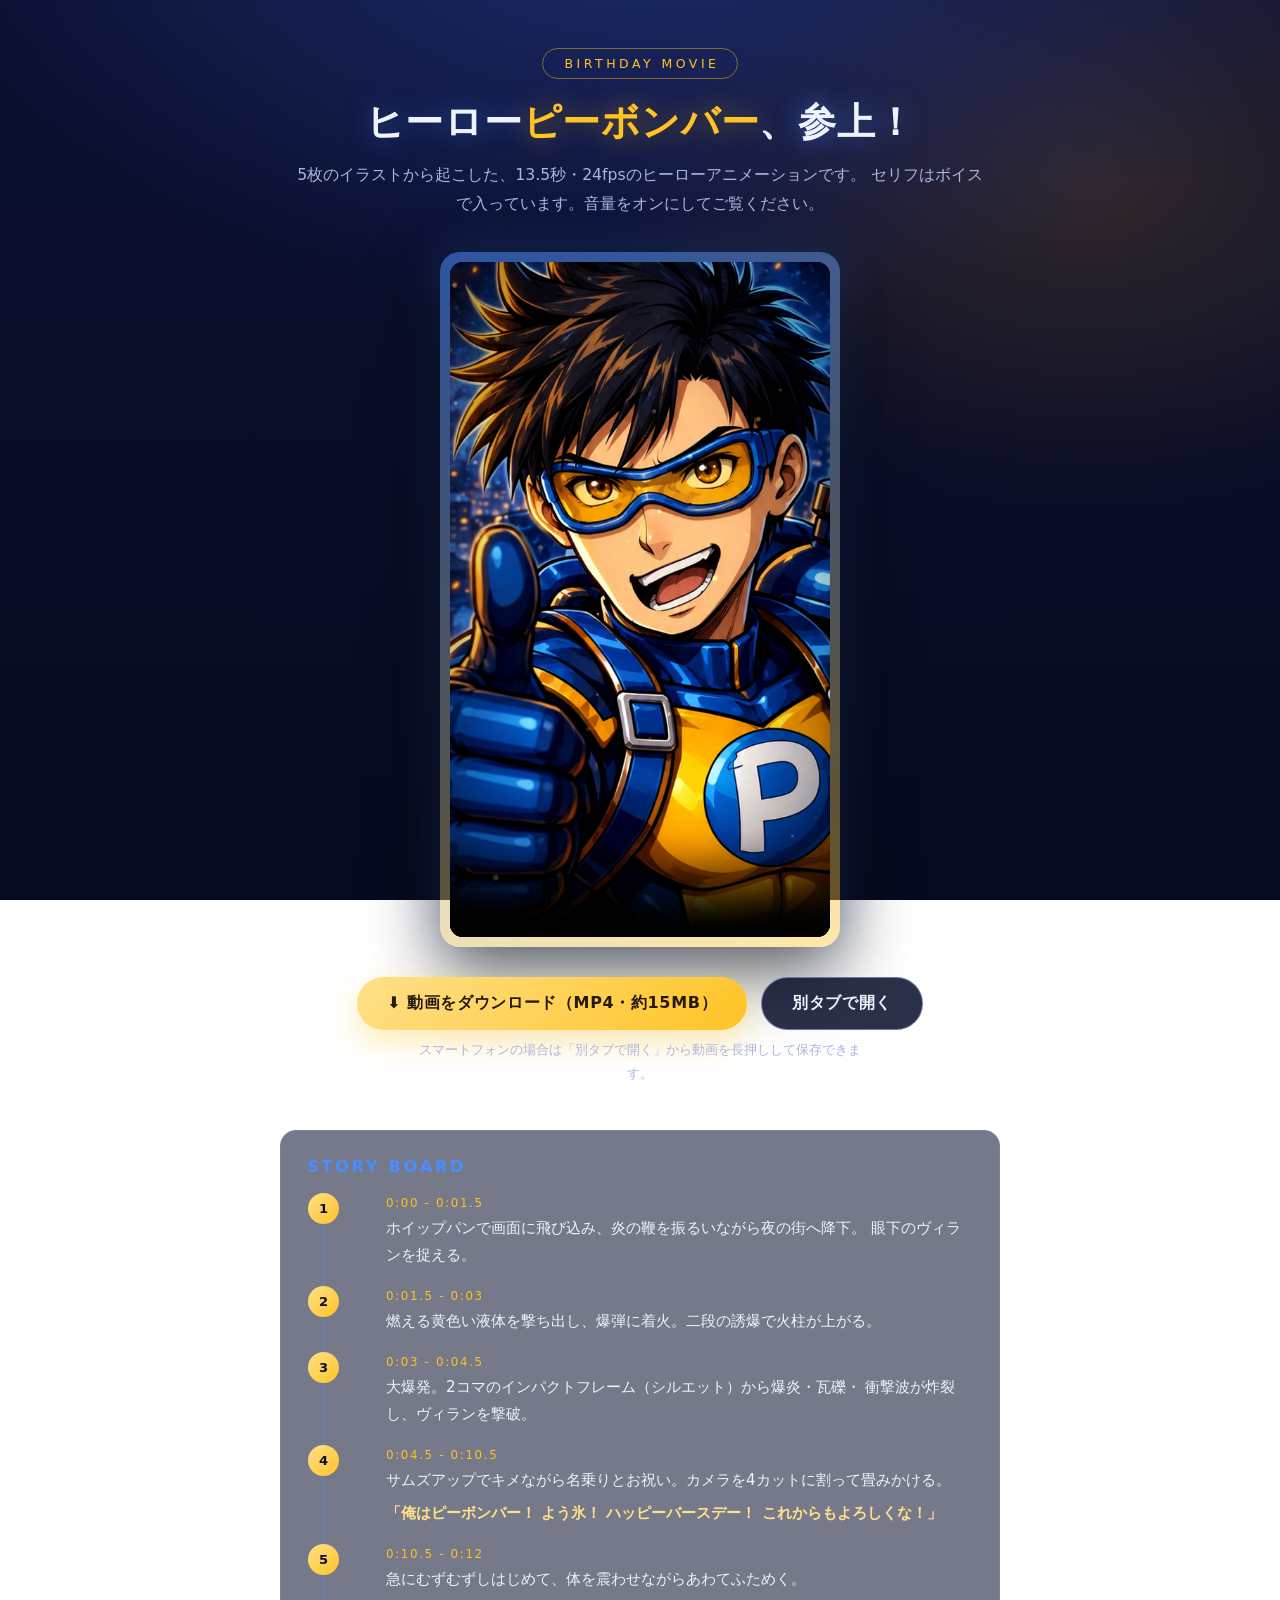
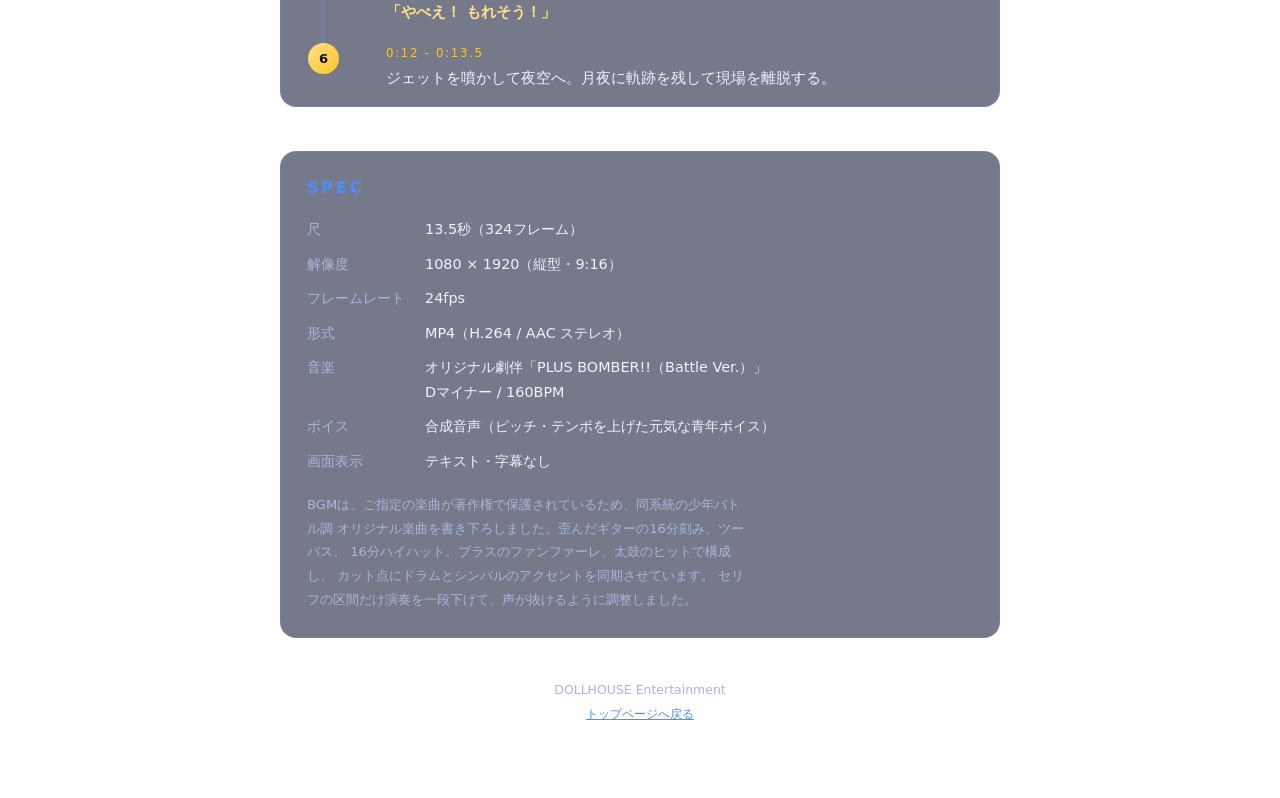
<file: pea-bomber.html>
<!DOCTYPE html>
<html lang="ja">
<head>
  <meta charset="UTF-8">
  <meta name="viewport" content="width=device-width, initial-scale=1.0">
  <title>ヒーロー ピーボンバー 参上！｜バースデーアニメーション</title>
  <meta name="description" content="ピーボンバーのヒーローアニメーション。約11秒のバースデームービーです。">
  <meta name="robots" content="noindex, nofollow">
  <link rel="icon" href="./assets/img/dollhouse-logo.png">
  <style>
    :root{
      --navy:#0b1030;
      --navy-deep:#060a1e;
      --blue:#1b57d6;
      --blue-light:#4a8dff;
      --gold:#ffc324;
      --gold-light:#ffe08a;
      --ink:#eef3ff;
      --muted:#a9b6dd;
    }
    *{box-sizing:border-box;}
    html,body{margin:0;padding:0;}
    body{
      min-height:100vh;
      font-family:"Hiragino Kaku Gothic ProN","Yu Gothic",YuGothic,"Noto Sans JP",
                  "Meiryo",system-ui,sans-serif;
      color:var(--ink);
      background:
        radial-gradient(1200px 700px at 50% -10%, #1c2a6b 0%, rgba(28,42,107,0) 60%),
        radial-gradient(900px 600px at 85% 20%, rgba(255,163,36,.16) 0%, rgba(255,163,36,0) 55%),
        linear-gradient(180deg, var(--navy) 0%, var(--navy-deep) 100%);
      background-attachment:fixed;
      -webkit-font-smoothing:antialiased;
    }
    .wrap{
      max-width:760px;
      margin:0 auto;
      padding:48px 20px 72px;
    }
    header{text-align:center;margin-bottom:32px;}
    .eyebrow{
      display:inline-block;
      font-size:.78rem;
      letter-spacing:.28em;
      color:var(--gold);
      border:1px solid rgba(255,195,36,.45);
      border-radius:999px;
      padding:7px 18px 7px 22px;
      margin-bottom:18px;
    }
    h1{
      font-size:clamp(1.6rem,5.4vw,2.4rem);
      line-height:1.32;
      margin:0 0 12px;
      letter-spacing:.02em;
      text-shadow:0 0 26px rgba(74,141,255,.55);
      word-break:keep-all;
      line-break:strict;
    }
    h1 .nowrap{white-space:nowrap;}
    h1 .accent{
      color:var(--gold);
      text-shadow:0 0 26px rgba(255,195,36,.5);
    }
    .lede{
      margin:0 auto;
      max-width:44em;
      color:var(--muted);
      font-size:.98rem;
      line-height:1.85;
    }
    .stage{
      margin:34px auto 0;
      max-width:400px;
      border-radius:20px;
      padding:10px;
      background:linear-gradient(160deg, rgba(74,141,255,.55), rgba(255,195,36,.4));
      box-shadow:0 26px 70px rgba(0,0,0,.62), 0 0 46px rgba(74,141,255,.22);
    }
    .stage video{
      display:block;
      width:100%;
      height:auto;
      border-radius:13px;
      background:#000;
    }
    .actions{
      display:flex;
      flex-wrap:wrap;
      gap:14px;
      justify-content:center;
      margin:30px 0 8px;
    }
    .btn{
      display:inline-flex;
      align-items:center;
      gap:10px;
      padding:15px 30px;
      border-radius:999px;
      font-size:1rem;
      font-weight:700;
      text-decoration:none;
      letter-spacing:.04em;
      transition:transform .18s ease, box-shadow .18s ease, background-color .18s ease;
    }
    .btn-primary{
      color:#25190a;
      background:linear-gradient(135deg, var(--gold-light), var(--gold));
      box-shadow:0 12px 30px rgba(255,195,36,.34);
    }
    .btn-primary:hover{transform:translateY(-2px);box-shadow:0 18px 40px rgba(255,195,36,.46);}
    .btn-ghost{
      color:var(--ink);
      border:1px solid rgba(174,196,255,.5);
      background:rgba(9,14,42,.86);
    }
    .btn-ghost:hover{transform:translateY(-2px);background:rgba(24,36,88,.94);}
    .hint{
      text-align:center;
      color:var(--muted);
      font-size:.82rem;
      line-height:1.8;
      margin:0 auto;
      max-width:34em;
    }
    .panel{
      margin-top:44px;
      padding:26px 26px 8px;
      border:1px solid rgba(148,170,235,.2);
      border-radius:16px;
      background:rgba(10,16,46,.56);
      backdrop-filter:blur(3px);
    }
    .panel h2{
      font-size:1.02rem;
      letter-spacing:.16em;
      color:var(--blue-light);
      margin:0 0 20px;
    }
    ol.cuts{
      list-style:none;
      margin:0;
      padding:0;
      counter-reset:cut;
    }
    ol.cuts li{
      position:relative;
      padding:0 0 20px 62px;
      border-left:2px solid rgba(74,141,255,.28);
      margin-left:15px;
    }
    ol.cuts li:last-child{border-left-color:transparent;padding-bottom:6px;}
    ol.cuts li::before{
      counter-increment:cut;
      content:counter(cut);
      position:absolute;
      left:-16px;top:-3px;
      width:31px;height:31px;
      display:grid;place-items:center;
      border-radius:50%;
      font-size:.82rem;font-weight:700;
      color:#0b1030;
      background:linear-gradient(135deg, var(--gold-light), var(--gold));
    }
    .tc{
      display:block;
      font-size:.74rem;
      letter-spacing:.14em;
      color:var(--gold);
      margin-bottom:5px;
    }
    .cut-body{font-size:.94rem;line-height:1.8;}
    .cut-body .line{
      display:block;
      margin-top:6px;
      color:var(--gold-light);
      font-weight:700;
    }
    dl.spec{
      display:grid;
      grid-template-columns:auto 1fr;
      gap:10px 20px;
      margin:0;
      font-size:.9rem;
      line-height:1.7;
    }
    dl.spec dt{color:var(--muted);white-space:nowrap;}
    dl.spec dd{margin:0;}
    footer{
      margin-top:40px;
      text-align:center;
      color:var(--muted);
      font-size:.78rem;
      line-height:1.9;
    }
    footer a{color:var(--blue-light);}
    @media (max-width:520px){
      .wrap{padding:34px 16px 56px;}
      .panel{padding:22px 18px 6px;}
      .btn{width:100%;justify-content:center;}
    }
  </style>
</head>
<body>
  <div class="wrap">
    <header>
      <span class="eyebrow">BIRTHDAY MOVIE</span>
      <h1><span class="nowrap">ヒーロー<span class="accent">ピーボンバー</span>、</span><span class="nowrap">参上！</span></h1>
      <p class="lede">
        5枚のイラストから起こした、13.5秒・24fpsのヒーローアニメーションです。
        セリフはボイスで入っています。音量をオンにしてご覧ください。
      </p>
    </header>

    <div class="stage">
      <video
        controls
        playsinline
        preload="metadata"
        poster="./assets/img/pea-bomber-poster.jpg">
        <source src="./assets/video/pea-bomber.mp4" type="video/mp4">
        お使いのブラウザは動画再生に対応していません。下のボタンからダウンロードしてご覧ください。
      </video>
    </div>

    <div class="actions">
      <a class="btn btn-primary"
         href="./assets/video/pea-bomber.mp4"
         download="pea-bomber-birthday.mp4">
        ⬇ 動画をダウンロード（MP4・約15MB）
      </a>
      <a class="btn btn-ghost" href="./assets/video/pea-bomber.mp4" target="_blank" rel="noopener">
        別タブで開く
      </a>
    </div>
    <p class="hint">
      スマートフォンの場合は「別タブで開く」から動画を長押しして保存できます。
    </p>

    <section class="panel">
      <h2>STORY BOARD</h2>
      <ol class="cuts">
        <li>
          <span class="tc">0:00 - 0:01.5</span>
          <div class="cut-body">
            ホイップパンで画面に飛び込み、炎の鞭を振るいながら夜の街へ降下。
            眼下のヴィランを捉える。
          </div>
        </li>
        <li>
          <span class="tc">0:01.5 - 0:03</span>
          <div class="cut-body">
            燃える黄色い液体を撃ち出し、爆弾に着火。二段の誘爆で火柱が上がる。
          </div>
        </li>
        <li>
          <span class="tc">0:03 - 0:04.5</span>
          <div class="cut-body">
            大爆発。2コマのインパクトフレーム（シルエット）から爆炎・瓦礫・
            衝撃波が炸裂し、ヴィランを撃破。
          </div>
        </li>
        <li>
          <span class="tc">0:04.5 - 0:10.5</span>
          <div class="cut-body">
            サムズアップでキメながら名乗りとお祝い。カメラを4カットに割って畳みかける。
            <span class="line">「俺はピーボンバー！ よう氷！ ハッピーバースデー！ これからもよろしくな！」</span>
          </div>
        </li>
        <li>
          <span class="tc">0:10.5 - 0:12</span>
          <div class="cut-body">
            急にむずむずしはじめて、体を震わせながらあわてふためく。
            <span class="line">「やべえ！ もれそう！」</span>
          </div>
        </li>
        <li>
          <span class="tc">0:12 - 0:13.5</span>
          <div class="cut-body">
            ジェットを噴かして夜空へ。月夜に軌跡を残して現場を離脱する。
          </div>
        </li>
      </ol>
    </section>

    <section class="panel">
      <h2>SPEC</h2>
      <dl class="spec">
        <dt>尺</dt><dd>13.5秒（324フレーム）</dd>
        <dt>解像度</dt><dd>1080 × 1920（縦型・9:16）</dd>
        <dt>フレームレート</dt><dd>24fps</dd>
        <dt>形式</dt><dd>MP4（H.264 / AAC ステレオ）</dd>
        <dt>音楽</dt><dd>オリジナル劇伴「PLUS BOMBER!!（Battle Ver.）」<br>Dマイナー / 160BPM</dd>
        <dt>ボイス</dt><dd>合成音声（ピッチ・テンポを上げた元気な青年ボイス）</dd>
        <dt>画面表示</dt><dd>テキスト・字幕なし</dd>
      </dl>
      <p class="hint" style="text-align:left;margin:20px 0 18px;">
        BGMは、ご指定の楽曲が著作権で保護されているため、同系統の少年バトル調
        オリジナル楽曲を書き下ろしました。歪んだギターの16分刻み、ツーバス、
        16分ハイハット、ブラスのファンファーレ、太鼓のヒットで構成し、
        カット点にドラムとシンバルのアクセントを同期させています。
        セリフの区間だけ演奏を一段下げて、声が抜けるように調整しました。
      </p>
    </section>

    <footer>
      DOLLHOUSE Entertainment<br>
      <a href="./index.html">トップページへ戻る</a>
    </footer>
  </div>
</body>
</html>
</file>
<file: assets/css/style.css>
@charset "utf-8";

/* =========================================================================
   DOLLHOUSE ENTERTAINMENT — LP stylesheet
   Design system: white ground / navy trust / gold accent, aligned to the
   dollhouse-e.com/test/ build (typography, measure, rhythm, surfaces).
   Breakpoints: 768px (layout / type step), 1080px (desktop navigation).
   ========================================================================= */

/* -------------------------------------------------------------------------
   1. Tokens
   ---------------------------------------------------------------------- */
:root {
  /* ground */
  --base: #ffffff;
  --ivory: #f8f5ef;
  --ivory-strong: #f1eadf;
  --navy-soft: #eaf0f2;

  /* navy */
  --navy: #0e2a3a;
  --navy-dark: #082031;
  --navy-mid: #17435b;

  /* gold */
  --gold: #c7a26a;
  --gold-dark: #b8945a;
  --gold-light: #e0c396;
  /* Colour of the small uppercase label layer (ABOUT US / POINT 01 …) on light
     grounds. This is the /test/ brand gold and sits at 2.6:1, which is below
     WCAG AA for text this size. Swap to #886529 for an AA-compliant deep gold
     if accessibility outranks matching the reference exactly. */
  --gold-label: #b8945a;

  /* ink */
  --text: #333333;
  --muted: #666b6f;

  /* rules & shadows */
  --line: rgba(14, 42, 58, 0.16);
  --line-soft: rgba(14, 42, 58, 0.08);
  --line-gold: rgba(199, 162, 106, 0.38);
  --line-light: rgba(255, 255, 255, 0.22);
  --error: #9a3b32;
  --shadow-soft: 0 8px 24px rgba(10, 30, 50, 0.06);
  --shadow-card: 0 10px 28px rgba(10, 30, 50, 0.07);
  --shadow: 0 18px 48px rgba(8, 32, 49, 0.10);
  --shadow-strong: 0 12px 32px rgba(10, 30, 50, 0.10);

  --radius: 18px;
  --radius-sm: 12px;

  /* type */
  --sans: "Noto Sans JP", "Hiragino Sans", "Hiragino Kaku Gothic ProN", "Yu Gothic", "YuGothic", Meiryo, Arial, sans-serif;
  --serif: "Noto Serif JP", "Hiragino Mincho ProN", "Yu Mincho", "YuMincho", serif;

  --fs-label: 12px;
  --fs-hero: 34px;
  --fs-hero-lead: 17px;
  --fs-title: 28px;
  --fs-h3: 21px;
  --fs-h4: 17px;
  --fs-body: 17px;
  --fs-list: 16px;
  --fs-note: 13px;
  --fs-statement: 20px;
  --fs-num: 40px;
  --fs-num-trust: 26px;
  --fs-num-unit: 13px;
  --fs-btn: 16px;

  --lh-body: 1.78;

  /* rhythm — 4の倍数のみ */
  --section-space: 72px;
  --label-gap: 16px;
  --title-gap: 16px;
  --lead-gap: 24px;
  --para-gap: 24px;
  --block-gap: 40px;
  --card-gap: 16px;

  --wrap: min(100% - 32px, 1120px);
  --wrap-narrow: min(100% - 32px, 868px);
  --measure: 780px;
  --header-height: 64px;
  --mobile-cta-height: 64px;
}

/* -------------------------------------------------------------------------
   2. Base
   ---------------------------------------------------------------------- */
*,
*::before,
*::after {
  box-sizing: border-box;
}

html {
  height: 100%;
  overflow: hidden;
  background: var(--base);
  scroll-behavior: smooth;
  scroll-padding-top: 88px;
  -webkit-text-size-adjust: 100%;
}

body {
  display: grid;
  height: 100dvh;
  grid-template-rows: var(--header-height) minmax(0, 1fr) calc(var(--mobile-cta-height) + env(safe-area-inset-bottom));
  margin: 0;
  min-width: 300px;
  overflow: hidden;
  color: var(--text);
  background: var(--base);
  font-family: var(--sans);
  font-size: var(--fs-body);
  font-weight: 400;
  line-height: var(--lh-body);
  letter-spacing: 0;
  line-break: strict;
  overflow-wrap: break-word;
  text-wrap: pretty;
  text-rendering: optimizeLegibility;
  -webkit-font-smoothing: antialiased;
}

body.nav-open,
body.nav-open .page-scroll {
  overflow: hidden;
}

img,
picture {
  display: block;
  max-width: 100%;
}

img {
  height: auto;
}

svg {
  display: block;
}

button,
input,
select,
textarea {
  font: inherit;
}

button {
  color: inherit;
  cursor: pointer;
}

button,
summary,
a {
  -webkit-tap-highlight-color: transparent;
}

a {
  color: inherit;
  text-decoration: none;
  text-underline-offset: .2em;
}

h1,
h2,
h3,
h4,
p,
figure,
ul,
ol,
dl,
dd,
blockquote {
  margin: 0;
}

/* Headings share one voice: Noto Serif JP 700, no tracking, meaning-unit breaks. */
h1,
h2,
h3 {
  font-family: var(--serif);
  font-weight: 700;
  letter-spacing: 0;
  word-break: normal;
  line-break: strict;
  overflow-wrap: break-word;
}

h1 {
  color: inherit;
  font-size: var(--fs-hero);
  line-height: 1.3;
}

h2 {
  color: var(--navy);
  font-size: var(--fs-title);
  line-height: 1.4;
}

h3 {
  color: var(--navy);
  font-size: var(--fs-h3);
  line-height: 1.55;
}

h4 {
  margin: 0;
  color: var(--navy);
  font-family: var(--sans);
  font-size: var(--fs-h4);
  font-weight: 700;
  line-height: 1.7;
  word-break: normal;
  line-break: strict;
  overflow-wrap: break-word;
}

ul,
ol {
  padding-left: 0;
  list-style-position: outside;
}

li {
  font-size: var(--fs-list);
  line-height: 1.8;
}

strong,
b {
  font-weight: 700;
}

:focus-visible {
  outline: 2px solid var(--gold);
  outline-offset: 3px;
}

[id] {
  scroll-margin-top: 24px;
}

.skip-link {
  position: fixed;
  z-index: 1000;
  top: 12px;
  left: 12px;
  padding: 10px 16px;
  color: var(--navy-dark);
  background: var(--gold);
  border-radius: 999px;
  font-size: var(--fs-btn);
  font-weight: 700;
  transform: translateY(-200%);
  transition: transform 180ms ease;
}

.skip-link:focus {
  transform: none;
}

/* -------------------------------------------------------------------------
   3. Layout primitives
   ---------------------------------------------------------------------- */
.wrap {
  width: var(--wrap);
  margin-inline: auto;
}

.wrap.narrow {
  width: var(--wrap-narrow);
}

.narrow:not(.wrap) {
  max-width: 820px;
}

.section {
  position: relative;
  isolation: isolate;
  overflow: clip;
  padding-block: var(--section-space);
  background: var(--base);
}

.section > .wrap,
.lab-gateway > .wrap,
.one-year > .wrap,
.brand-close > .wrap,
.contact > .wrap,
.trust-strip > .wrap,
.privacy > .wrap {
  position: relative;
  z-index: 1;
}

/* section heading unit — label / title / lead on a fixed 16px rhythm */
.section-heading {
  display: grid;
  gap: var(--title-gap);
  align-content: start;
  margin-bottom: var(--block-gap);
}

.section-heading.narrow {
  max-width: 820px;
  margin-inline: auto;
  text-align: center;
}

.section-heading.narrow .section-lead {
  margin-inline: auto;
}

.eyebrow,
.item-index,
.service-no {
  margin: 0;
  color: var(--gold-label);
  font-family: var(--sans);
  font-size: var(--fs-label);
  font-weight: 700;
  line-height: 1.4;
  letter-spacing: 0;
  text-transform: uppercase;
}

.section-lead {
  max-width: var(--measure);
  color: var(--muted);
  font-size: var(--fs-body);
  line-height: 2;
}

.section-statement,
.executive-copy,
.brand-lead {
  color: var(--navy);
  font-family: var(--serif);
  font-size: var(--fs-statement);
  font-weight: 700;
  line-height: 1.75;
  letter-spacing: 0;
  word-break: normal;
  line-break: strict;
}

/* body copy: one measure, one paragraph gap — never a doubled line-height gap */
.body-copy {
  display: block;
  max-width: var(--measure);
  line-height: var(--lh-body);
}

.body-copy > p {
  margin: 0;
}

.body-copy > p + p {
  margin-top: var(--para-gap);
}

.note {
  margin-top: 16px;
  color: var(--muted);
  font-size: var(--fs-note);
  line-height: 1.75;
}

.nowrap {
  white-space: nowrap;
}

.br-pc {
  display: none;
}

.br-sp {
  display: inline;
}

.section-action,
.social-action {
  margin-top: var(--block-gap);
}

/* -------------------------------------------------------------------------
   4. Buttons and links
   ---------------------------------------------------------------------- */
.button {
  display: inline-flex;
  width: fit-content;
  min-width: min(100%, 220px);
  max-width: min(100%, 360px);
  min-height: 50px;
  align-items: center;
  justify-content: center;
  padding: 12px 24px;
  border: 1.5px solid transparent;
  border-radius: 999px;
  font-family: var(--sans);
  font-size: var(--fs-btn);
  font-weight: 700;
  line-height: 1.45;
  letter-spacing: 0;
  text-align: center;
  box-shadow: var(--shadow-soft);
  transition: color 180ms ease, background-color 180ms ease, border-color 180ms ease, transform 180ms ease, box-shadow 180ms ease;
  word-break: normal;
}

/* light grounds: navy is primary, outline is secondary */
.button-primary,
.button-program {
  color: var(--base);
  background: var(--navy-dark);
  border-color: var(--navy-dark);
  box-shadow: 0 8px 20px rgba(10, 30, 50, 0.12);
}

.button-outline {
  color: var(--navy);
  background: transparent;
  border-color: rgba(14, 42, 58, 0.32);
  box-shadow: none;
}

.button-ghost {
  color: var(--base);
  background: rgba(255, 255, 255, 0.08);
  border-color: rgba(255, 255, 255, 0.46);
}

/* dark grounds: gold is primary, gold outline is secondary */
.hero .button-primary,
.works .button-primary,
.reason .button-primary,
.premium .button-primary,
.one-year .button-primary,
.brand-close .button-primary,
.contact .button-primary {
  color: var(--navy-dark);
  background: var(--gold);
  border-color: var(--gold);
  box-shadow: 0 8px 20px rgba(199, 162, 106, 0.22);
}

.hero .button-outline,
.works .button-outline,
.reason .button-outline,
.premium .button-outline,
.one-year .button-outline,
.brand-close .button-outline,
.contact .button-outline {
  color: var(--gold-light);
  background: transparent;
  border-color: rgba(199, 162, 106, 0.72);
}

.button-link {
  padding: 0;
  border: 0;
  background: transparent;
  font: inherit;
}

.text-link {
  display: inline-flex;
  width: fit-content;
  min-height: 44px;
  align-items: center;
  gap: 10px;
  color: var(--navy);
  font-family: var(--sans);
  font-size: var(--fs-list);
  font-weight: 700;
  line-height: 1.6;
  text-align: left;
}

.text-link::after {
  content: "";
  width: 28px;
  height: 1px;
  flex: 0 0 auto;
  background: var(--gold-dark);
  transition: width 180ms ease;
}

/* -------------------------------------------------------------------------
   5. Page shell — header, navigation, mobile CTA
   ---------------------------------------------------------------------- */
.site-header {
  position: relative;
  z-index: 100;
  grid-row: 1;
  width: 100%;
  height: var(--header-height);
  color: var(--navy);
  background: rgba(255, 255, 255, 0.93);
  border-bottom: 1px solid rgba(14, 42, 58, 0.10);
  backdrop-filter: blur(16px) saturate(1.15);
  -webkit-backdrop-filter: blur(16px) saturate(1.15);
  transition: border-color 180ms ease, box-shadow 180ms ease;
}

.site-header.is-scrolled {
  border-color: rgba(14, 42, 58, 0.18);
}

.header-inner {
  display: flex;
  width: 100%;
  max-width: 1440px;
  height: 100%;
  align-items: center;
  justify-content: space-between;
  gap: 16px;
  margin-inline: auto;
  padding-inline: 16px;
}

.brand {
  display: flex;
  width: 108px;
  height: 42px;
  align-items: center;
  flex: 0 0 auto;
}

.brand img {
  width: 100%;
  height: 100%;
  object-fit: contain;
  object-position: left center;
}

.desktop-nav,
.header-cta {
  display: none;
}

.nav-toggle {
  display: grid;
  width: 44px;
  height: 44px;
  place-content: center;
  gap: 6px;
  padding: 0;
  color: var(--navy);
  background: transparent;
  border: 0;
}

.nav-toggle span {
  display: block;
  width: 22px;
  height: 1.5px;
  background: currentColor;
  transition: transform 180ms ease, opacity 180ms ease;
}

.nav-toggle[aria-expanded="true"] span:nth-child(1) {
  transform: translateY(7.5px) rotate(42deg);
}

.nav-toggle[aria-expanded="true"] span:nth-child(2) {
  opacity: 0;
}

.nav-toggle[aria-expanded="true"] span:nth-child(3) {
  transform: translateY(-7.5px) rotate(-42deg);
}

.mobile-nav {
  position: fixed;
  inset: var(--header-height) 0 0;
  z-index: 95;
  display: flex;
  flex-direction: column;
  padding: 16px 24px calc(112px + env(safe-area-inset-bottom));
  overflow-y: auto;
  color: var(--navy);
  background: var(--base);
  opacity: 0;
  visibility: hidden;
  transform: translateY(-8px);
  transition: opacity 180ms ease, visibility 180ms ease, transform 180ms ease;
}

.mobile-nav.is-open {
  opacity: 1;
  visibility: visible;
  transform: none;
}

.mobile-nav a {
  display: flex;
  min-height: 54px;
  align-items: center;
  padding: 10px 4px;
  border-bottom: 1px solid var(--line);
  font-size: var(--fs-btn);
  font-weight: 700;
}

.mobile-nav .mobile-nav-cta {
  min-height: 52px;
  justify-content: center;
  margin-top: 24px;
  padding: 12px 24px;
  color: var(--base);
  background: var(--navy-dark);
  border: 1.5px solid var(--navy-dark);
  border-radius: 999px;
  box-shadow: var(--shadow-soft);
}

.page-scroll {
  min-height: 0;
  grid-row: 2;
  contain: layout paint;
  overflow-x: clip;
  overflow-y: auto;
  overscroll-behavior-y: contain;
  scroll-behavior: smooth;
  scroll-padding-top: 16px;
  -webkit-overflow-scrolling: touch;
}

.floating-cta {
  z-index: 90;
  display: inline-flex;
  height: 48px;
  grid-row: 3;
  align-items: center;
  justify-content: center;
  align-self: start;
  margin: 8px 16px calc(8px + env(safe-area-inset-bottom));
  color: var(--base);
  background: var(--navy-dark);
  border: 1.5px solid var(--navy-dark);
  border-radius: 999px;
  box-shadow: 0 10px 26px rgba(8, 32, 49, 0.22);
  font-size: var(--fs-btn);
  font-weight: 700;
  line-height: 1.45;
}

/* -------------------------------------------------------------------------
   6. Hero and trust strip
   ---------------------------------------------------------------------- */
.hero {
  position: relative;
  min-height: calc(100dvh - var(--header-height) - var(--mobile-cta-height) - env(safe-area-inset-bottom));
  overflow: hidden;
  isolation: isolate;
  color: var(--base);
  background: var(--navy-dark);
}

.hero-media,
.hero-media img,
.hero-overlay {
  position: absolute;
  inset: 0;
  width: 100%;
  height: 100%;
}

.hero-media img {
  object-fit: cover;
  object-position: 58% center;
  filter: saturate(1.04) contrast(1.08) brightness(0.94);
}

.hero-overlay {
  background:
    linear-gradient(180deg, rgba(8, 32, 49, 0.90) 0%, rgba(8, 32, 49, 0.80) 56%, rgba(8, 32, 49, 0.72) 100%),
    linear-gradient(90deg, rgba(8, 32, 49, 0.76), rgba(8, 32, 49, 0.28));
}

.hero-content {
  position: relative;
  z-index: 2;
  display: flex;
  min-height: calc(100dvh - var(--header-height) - var(--mobile-cta-height) - env(safe-area-inset-bottom));
  flex-direction: column;
  align-items: flex-start;
  justify-content: center;
  padding-block: 64px 96px;
}

.hero-kicker {
  margin-bottom: 20px;
  color: var(--gold-light);
  font-size: var(--fs-label);
  font-weight: 700;
  line-height: 1.4;
  letter-spacing: 0;
}

.hero h1 {
  max-width: 680px;
  color: var(--base);
  line-height: 1.28;
}

.hero-copy {
  max-width: 620px;
  margin-top: 24px;
  color: rgba(255, 255, 255, 0.92);
  font-size: var(--fs-hero-lead);
  font-weight: 500;
  line-height: 1.95;
}

.hero .button {
  margin-top: 32px;
}

.scroll-cue {
  position: absolute;
  z-index: 3;
  bottom: 20px;
  left: 16px;
  display: inline-flex;
  min-height: 44px;
  align-items: center;
  gap: 12px;
  color: rgba(255, 255, 255, 0.86);
  font-size: var(--fs-label);
  font-weight: 700;
  line-height: 1.4;
  letter-spacing: 0;
}

.scroll-cue::before {
  content: "";
  width: 40px;
  height: 1px;
  background: var(--gold);
}

.trust-strip {
  color: var(--base);
  background: linear-gradient(180deg, var(--navy-dark), var(--navy));
}

.trust-grid {
  display: grid;
  grid-template-columns: repeat(3, minmax(0, 1fr));
  padding-block: 24px;
}

.trust-item {
  min-width: 0;
  padding-inline: 6px;
  border-right: 1px solid var(--line-light);
  text-align: center;
}

.trust-item:last-child {
  border-right: 0;
}

.trust-item strong {
  display: block;
  color: var(--base);
  font-family: var(--serif);
  font-size: var(--fs-num-trust);
  font-weight: 700;
  line-height: 1.15;
  letter-spacing: 0;
}

.trust-item strong span {
  margin-left: 4px;
  font-family: var(--sans);
  font-size: var(--fs-num-unit);
  font-weight: 400;
}

.trust-item p {
  margin-top: 8px;
  color: rgba(255, 255, 255, 0.82);
  font-size: var(--fs-note);
  line-height: 1.75;
}

/* -------------------------------------------------------------------------
   7. Decorative grounds — soft rings only, never a hard-edged shape
   ---------------------------------------------------------------------- */
.about::before,
.method::before,
.issues::before,
.reviews::before,
.business::before,
.social::before {
  content: "";
  position: absolute;
  z-index: -1;
  width: 520px;
  height: 520px;
  border: 1px solid rgba(14, 42, 58, 0.07);
  border-radius: 50%;
  box-shadow: 0 0 0 48px rgba(199, 162, 106, 0.045);
}

.about::before { top: -320px; right: -300px; }
.method::before { top: -340px; left: -300px; }
.issues::before { top: 28%; right: -340px; }
.reviews::before { bottom: -360px; left: -320px; }
.business::before { right: -150px; bottom: -260px; }
.social::before { right: -160px; bottom: -270px; }

.works::after,
.reason::after,
.brand-close::after,
.contact::after {
  content: "";
  position: absolute;
  z-index: -1;
  width: 420px;
  height: 420px;
  border: 1px solid rgba(199, 162, 106, 0.26);
  border-radius: 50%;
  box-shadow: 0 0 0 44px rgba(199, 162, 106, 0.055), 0 0 0 88px rgba(199, 162, 106, 0.035);
}

.works::after { top: -230px; right: -160px; }
.reason::after { bottom: -226px; left: -164px; }
.brand-close::after { top: -204px; right: -176px; }
.contact::after { bottom: -244px; right: -146px; }

/* -------------------------------------------------------------------------
   8. Section grounds
   ---------------------------------------------------------------------- */
.about,
.message,
.business,
.philosophy,
.social,
.reviews,
.issues,
.privacy {
  background: var(--base);
}

.origin,
.value,
.company,
.executives,
.method,
.services {
  background: var(--ivory);
  border-top: 1px solid var(--line-soft);
  border-bottom: 1px solid var(--line-soft);
}

.works,
.reason,
.premium,
.one-year,
.lab-gateway,
.contact,
.brand-close {
  color: var(--base);
  background: linear-gradient(180deg, var(--navy-dark), var(--navy));
}

.brand-close {
  background: linear-gradient(146deg, var(--navy-mid), var(--navy-dark) 62%);
}

.works h2,
.reason h2,
.premium h2,
.one-year h2,
.lab-gateway h2,
.contact h2,
.brand-close h2,
.works h3,
.reason h3,
.premium h3,
.one-year h3,
.lab-gateway h3,
.contact h3,
.brand-close h3,
.works h4,
.reason h4,
.premium h4,
.contact h4,
.brand-close h4 {
  color: var(--base);
}

.works .eyebrow,
.works .item-index,
.reason .eyebrow,
.reason .item-index,
.premium .eyebrow,
.premium .item-index,
.lab-gateway .eyebrow,
.contact .eyebrow,
.brand-close .eyebrow,
.support-band .item-index,
.social-themes h4,
.challenge-panel .eyebrow {
  color: var(--gold-light);
}

.works .section-lead,
.reason .section-lead,
.premium .section-lead,
.one-year .section-lead,
.lab-gateway .section-lead,
.contact .section-lead,
.brand-close .section-lead,
.works .note {
  color: rgba(255, 255, 255, 0.82);
}

.works .section-statement,
.reason .section-statement,
.one-year .section-statement,
.brand-close .brand-lead {
  color: var(--base);
}

/* -------------------------------------------------------------------------
   9. ABOUT
   ---------------------------------------------------------------------- */
/* Opt-in only (?about-bg=city). The image URL lives inside the opt-in rule so
   the browser never fetches it on a normal visit. */
.about-city-bg {
  position: absolute;
  z-index: -2;
  inset: 0;
  background-position: center 30%;
  background-size: cover;
  background-repeat: no-repeat;
  filter: grayscale(.55) saturate(.7) brightness(1.06);
  opacity: 0;
  mask-image: linear-gradient(180deg, transparent 0%, #000 22%, #000 78%, transparent 100%);
  -webkit-mask-image: linear-gradient(180deg, transparent 0%, #000 22%, #000 78%, transparent 100%);
  transition: opacity 200ms ease;
}

html[data-about-bg="city"] .about-city-bg {
  background-image: image-set(url("../img/optimized/about-city-bg.webp") type("image/webp"),
                              url("../img/about-city-bg.jpg") type("image/jpeg"));
  background-image: -webkit-image-set(url("../img/optimized/about-city-bg.webp") type("image/webp"),
                                      url("../img/about-city-bg.jpg") type("image/jpeg"));
  opacity: .18;
}

@supports not (background-image: image-set(url("a.webp") type("image/webp"))) {
  html[data-about-bg="city"] .about-city-bg {
    background-image: url("../img/about-city-bg.jpg");
  }
}

#about-title {
  font-size: 24px;
}

.about .section-heading,
.about .section-statement {
  max-width: 900px;
  margin-inline: auto;
  text-align: center;
}

.about .section-statement {
  margin-bottom: var(--lead-gap);
}

.about .body-copy {
  margin-inline: auto;
}

.icon-triad {
  display: grid;
  grid-template-columns: repeat(3, minmax(0, 1fr));
  gap: 12px;
  margin-top: var(--block-gap);
}

.icon-triad article {
  min-width: 0;
  padding: 20px 12px;
  background: var(--ivory);
  border: 1px solid var(--line-gold);
  border-radius: var(--radius);
  box-shadow: var(--shadow-card);
  text-align: center;
}

.icon-triad img,
.method-list img,
.role-grid img,
.issue-grid img,
.review-grid img,
.contact-flow img,
.change img,
.challenge-title img {
  width: 44px;
  height: 44px;
}

.icon-triad img {
  margin-inline: auto;
}

.icon-triad h3 {
  margin-top: 12px;
  font-size: var(--fs-h4);
}

/* -------------------------------------------------------------------------
   10. ORIGIN
   ---------------------------------------------------------------------- */
.origin-grid {
  display: grid;
  gap: 56px;
}

.origin-story {
  display: grid;
  gap: 28px;
  align-items: start;
}

.origin-story-copy h3 {
  margin-top: 12px;
}

.origin-story-copy .body-copy {
  margin-top: 20px;
}

.origin-story-media {
  overflow: hidden;
  border-radius: var(--radius);
  box-shadow: 0 2px 4px rgba(7, 26, 37, .06), 0 20px 44px rgba(7, 26, 37, .12);
}

.origin-story-media img {
  width: 100%;
  aspect-ratio: 16 / 10;
  object-fit: cover;
}

.origin-story--reverse .origin-story-media img {
  object-position: center 45%;
}

/* -------------------------------------------------------------------------
   11. MESSAGE / portrait / disclosure
   ---------------------------------------------------------------------- */
.media-split {
  display: flex;
  flex-direction: column;
  gap: var(--block-gap);
}

.media-split-copy {
  min-width: 0;
}

.portrait {
  overflow: hidden;
  background: var(--navy);
  border-radius: var(--radius);
  box-shadow: var(--shadow);
}

.portrait picture,
.business-card figure picture,
.origin-story-media picture {
  display: contents;
}

.portrait img {
  width: 100%;
  aspect-ratio: 4 / 3;
  object-fit: cover;
  object-position: center 28%;
}

.signature {
  margin-top: var(--para-gap);
  padding-top: 20px;
  border-top: 1px solid var(--line);
  color: var(--navy);
  font-size: var(--fs-list);
  line-height: 1.8;
}

.disclosure {
  margin-top: var(--block-gap);
  border-top: 1px solid var(--line);
  border-bottom: 1px solid var(--line);
}

.disclosure summary {
  position: relative;
  display: block;
  padding: 20px 48px 20px 0;
  color: var(--navy);
  font-size: var(--fs-btn);
  font-weight: 700;
  line-height: 1.6;
  cursor: pointer;
  list-style: none;
}

.disclosure summary::-webkit-details-marker {
  display: none;
}

.disclosure summary::before,
.disclosure summary::after {
  content: "";
  position: absolute;
  top: 50%;
  right: 8px;
  width: 18px;
  height: 1px;
  background: var(--gold-dark);
}

.disclosure summary::after {
  transform: rotate(90deg);
  transition: transform 180ms ease;
}

.disclosure[open] summary::after {
  transform: rotate(0);
}

.disclosure-body {
  padding: 8px 0 32px;
}

.disclosure-body h3 {
  margin-bottom: 20px;
}

/* -------------------------------------------------------------------------
   12. BUSINESS
   ---------------------------------------------------------------------- */
.business-grid {
  display: grid;
  gap: var(--card-gap);
  margin-top: var(--block-gap);
}

.business-card {
  display: flex;
  min-height: 100%;
  flex-direction: column;
  overflow: hidden;
  background: var(--base);
  border: 1px solid var(--line-gold);
  border-radius: var(--radius);
  box-shadow: var(--shadow-card);
  transition: transform 180ms ease, box-shadow 180ms ease, border-color 180ms ease;
}

.business-card figure {
  overflow: hidden;
}

.business-card figure img {
  width: 100%;
  aspect-ratio: 16 / 10;
  object-fit: cover;
}

.business-card-body {
  display: flex;
  flex: 1;
  flex-direction: column;
  align-items: flex-start;
  padding: 26px;
}

.business-card h3 {
  margin-top: 12px;
}

.business-card h4 {
  margin-top: 8px;
}

.business-card p:not(.item-index) {
  margin-top: 16px;
  color: var(--muted);
}

.business-card .text-link {
  margin-top: auto;
  padding-top: 20px;
}

.support-band {
  display: grid;
  gap: 20px;
  margin-top: var(--card-gap);
  padding: 26px;
  color: var(--base);
  background: linear-gradient(146deg, var(--navy-mid), var(--navy-dark) 62%);
  border-radius: var(--radius);
  box-shadow: var(--shadow);
}

.support-band h3,
.support-band h4 {
  color: var(--base);
}

.support-band h3 {
  margin-top: 8px;
}

.support-band p {
  margin-top: 12px;
  color: rgba(255, 255, 255, 0.84);
}

.support-band .text-link {
  color: var(--gold-light);
}

.support-band .text-link::after {
  background: var(--gold-light);
}

/* -------------------------------------------------------------------------
   13. EDUCATION LAB. gateway + sticky index
   ---------------------------------------------------------------------- */
.lab-gateway {
  position: relative;
  isolation: isolate;
  overflow: clip;
  padding-block: var(--section-space);
  text-align: center;
}

.lab-gateway .section-heading {
  max-width: 820px;
  margin-inline: auto;
  margin-bottom: 0;
  text-align: center;
}

.lab-gateway .section-lead {
  margin-inline: auto;
}

.lab-index {
  position: sticky;
  z-index: 60;
  top: 0;
  display: grid;
  grid-template-columns: repeat(5, minmax(0, 1fr));
  color: var(--base);
  background: rgba(8, 32, 49, 0.96);
  border-top: 1px solid var(--line-light);
  border-bottom: 1px solid var(--line-light);
  backdrop-filter: blur(12px);
  -webkit-backdrop-filter: blur(12px);
}

.lab-index a {
  display: flex;
  min-width: 0;
  min-height: 44px;
  align-items: center;
  justify-content: center;
  padding: 12px 4px;
  border-right: 1px solid var(--line-light);
  font-size: var(--fs-note);
  font-weight: 700;
  line-height: 1.4;
  text-align: center;
}

.lab-index a:last-child {
  border-right: 0;
}

.lab-index a[aria-current="location"] {
  color: var(--navy-dark);
  background: var(--gold);
}

/* -------------------------------------------------------------------------
   14. FOR EXECUTIVES
   ---------------------------------------------------------------------- */
.executive-copy {
  color: var(--navy);
}

.executive-heading {
  margin-top: var(--lead-gap);
  font-size: var(--fs-h3);
}

.challenge-panel {
  margin-top: var(--block-gap);
  padding: 26px 20px;
  color: var(--base);
  background: linear-gradient(146deg, var(--navy-mid), var(--navy-dark) 62%);
  border-radius: var(--radius);
  box-shadow: var(--shadow);
}

.challenge-title {
  display: flex;
  align-items: flex-start;
  gap: 14px;
}

.challenge-title img {
  flex: 0 0 auto;
}

.challenge-title h4 {
  color: var(--base);
}

.challenge-list {
  display: grid;
  gap: 10px;
  margin-top: 24px;
}

.challenge-list label {
  display: flex;
  min-width: 0;
  min-height: 44px;
  align-items: center;
  gap: 12px;
  padding: 10px 14px;
  background: rgba(255, 255, 255, 0.06);
  border: 1px solid var(--line-light);
  border-radius: var(--radius-sm);
  font-size: var(--fs-list);
  font-weight: 500;
  line-height: 1.7;
  cursor: pointer;
  transition: background-color 180ms ease, border-color 180ms ease;
}

.challenge-list input {
  flex: 0 0 auto;
  width: 24px;
  height: 24px;
  margin: 0;
  accent-color: var(--gold);
}

.challenge-list span {
  min-width: 0;
  word-break: normal;
  overflow-wrap: break-word;
}

.executive-answer {
  margin-top: var(--block-gap);
  padding-top: 32px;
  border-top: 1px solid var(--line);
}

.executive-answer p {
  max-width: var(--measure);
  margin-top: 20px;
  color: var(--muted);
}

/* -------------------------------------------------------------------------
   15. METHOD / cards shared by METHOD, ISSUE, VOICE
   ---------------------------------------------------------------------- */
.method-list,
.issue-grid,
.review-grid,
.role-grid {
  display: grid;
  gap: var(--card-gap);
}

.method-list article,
.issue-grid article,
.review-grid article {
  display: flex;
  min-height: 100%;
  flex-direction: column;
  align-items: flex-start;
  padding: 26px;
  background: var(--base);
  border: 1px solid var(--line-gold);
  border-radius: var(--radius);
  box-shadow: var(--shadow-card);
  transition: transform 180ms ease, box-shadow 180ms ease, border-color 180ms ease;
}

.method-list .item-index,
.issue-grid .item-index,
.review-grid .item-index,
.role-grid .item-index {
  margin-top: 16px;
}

.method-list h3,
.issue-grid h3,
.review-grid h3,
.role-grid h3 {
  margin-top: 8px;
}

.method-list article > p:last-child,
.issue-grid article > p:not(.item-index),
.review-grid article > p:not(.item-index) {
  margin-top: 16px;
  color: var(--muted);
}

.issue-grid h4 {
  margin-top: 12px;
  color: var(--navy);
}

.issue-grid .text-link,
.business-card .text-link {
  margin-top: auto;
  padding-top: 20px;
}

.review-grid article > strong {
  margin-top: auto;
  padding-top: 20px;
  color: var(--navy);
  font-size: var(--fs-note);
  line-height: 1.75;
}

.issue-help,
.subsidy-card,
.change,
.facebook-band {
  background: var(--ivory);
  border: 1px solid var(--line-gold);
  border-left: 4px solid var(--gold);
  border-radius: var(--radius);
}

.issue-help {
  margin-top: var(--block-gap);
  padding: 26px;
}

.issue-help .button,
.subsidy-card .button {
  margin-top: 20px;
}

/* -------------------------------------------------------------------------
   16. WORKS
   ---------------------------------------------------------------------- */
.works-counters {
  display: grid;
  grid-template-columns: minmax(0, 1fr);
  border-top: 1px solid var(--line-light);
}

.works-counters article {
  display: flex;
  min-width: 0;
  flex-wrap: wrap;
  align-items: baseline;
  justify-content: space-between;
  gap: 4px 20px;
  padding: 20px 4px;
  border-bottom: 1px solid var(--line-light);
}

.works-counters h3 {
  flex: 1 1 60%;
}

.works-counters p {
  min-width: 0;
}

.works-counters strong {
  color: var(--base);
  font-family: var(--serif);
  font-size: var(--fs-num);
  font-weight: 700;
  line-height: 1.15;
  letter-spacing: 0;
}

.works-counters span {
  margin-left: 4px;
  color: rgba(255, 255, 255, 0.86);
  font-size: var(--fs-num-unit);
  line-height: 1.6;
}

.works-counters h3 {
  margin-top: 12px;
  color: rgba(255, 255, 255, 0.78);
  font-family: var(--sans);
  font-size: var(--fs-note);
  font-weight: 400;
  line-height: 1.75;
}

.works .note {
  color: rgba(255, 255, 255, 0.68);
}

.client-block {
  margin-top: var(--block-gap);
}

.client-block h3 {
  color: var(--base);
}

.client-list {
  display: grid;
  grid-template-columns: minmax(0, 1fr);
  gap: 8px 24px;
  margin-top: 20px;
  padding: 20px 0 0;
  border-top: 1px solid var(--line-light);
  list-style: none;
}

.client-list li {
  position: relative;
  padding-left: 18px;
  color: rgba(255, 255, 255, 0.9);
}

.client-list li::before {
  content: "";
  position: absolute;
  top: .85em;
  left: 0;
  width: 10px;
  height: 1px;
  background: var(--gold);
}

/* -------------------------------------------------------------------------
   17. REASON
   ---------------------------------------------------------------------- */
.role-grid article {
  padding: 26px;
  background: rgba(255, 255, 255, 0.05);
  border: 1px solid var(--line-light);
  border-radius: var(--radius);
}

.role-grid article > p:last-child {
  margin-top: 12px;
  color: rgba(255, 255, 255, 0.82);
}

.reason-close {
  margin-top: var(--block-gap);
  padding-top: 32px;
  border-top: 1px solid var(--line-light);
}

.reason-close p {
  max-width: var(--measure);
  margin-top: 16px;
  color: rgba(255, 255, 255, 0.82);
}

/* -------------------------------------------------------------------------
   18. PHILOSOPHY / ONE YEAR
   ---------------------------------------------------------------------- */
.philosophy .section-heading h3 {
  color: var(--navy);
}

/* long lead: never centred, only the block is centred */
.philosophy .section-heading.narrow .section-lead {
  max-width: var(--measure);
  text-align: left;
}

.one-year {
  position: relative;
  isolation: isolate;
  overflow: clip;
  padding-block: var(--section-space);
  text-align: center;
}

.one-year h2 {
  line-height: 1.7;
}

.one-year p {
  max-width: var(--measure);
  margin-top: var(--lead-gap);
  margin-inline: auto;
  color: rgba(255, 255, 255, 0.82);
}

/* -------------------------------------------------------------------------
   19. SERVICE
   ---------------------------------------------------------------------- */
.service-list {
  display: grid;
  gap: var(--card-gap);
}

.service-card {
  overflow: hidden;
  background: var(--base);
  border: 1px solid var(--line-gold);
  border-radius: var(--radius);
  box-shadow: var(--shadow-card);
}

.service-card summary {
  position: relative;
  display: grid;
  grid-template-columns: 1fr;
  gap: 10px;
  padding: 24px 56px 24px 22px;
  cursor: pointer;
  list-style: none;
  transition: background-color 180ms ease;
}

.service-card summary::-webkit-details-marker {
  display: none;
}

.service-card summary::before,
.service-card summary::after {
  content: "";
  position: absolute;
  top: 50%;
  right: 22px;
  width: 18px;
  height: 1.5px;
  background: var(--gold-dark);
}

.service-card summary::after {
  transform: rotate(90deg);
  transition: transform 180ms ease;
}

.service-card[open] summary::after {
  transform: rotate(0);
}

.service-card[open] summary {
  border-bottom: 1px solid var(--line);
  background: var(--ivory);
}

.service-summary {
  display: grid;
  gap: 8px;
}

.service-summary strong {
  color: var(--navy);
  font-family: var(--serif);
  font-size: var(--fs-h3);
  font-weight: 700;
  line-height: 1.55;
  word-break: normal;
}

.service-summary small {
  color: var(--navy);
  font-size: var(--fs-h4);
  font-weight: 700;
  line-height: 1.7;
}

.service-details {
  padding: 26px 22px 32px;
}

.service-details > * + * {
  margin-top: var(--para-gap);
}

.service-meta {
  color: var(--navy);
  font-size: var(--fs-label);
  font-weight: 700;
  line-height: 1.4;
  letter-spacing: 0;
}

.service-details ul,
.premium-build ul,
.company-list ul {
  display: grid;
  gap: 8px;
  padding-left: 20px;
}

.service-columns {
  display: grid;
  gap: 24px;
}

.service-columns ul {
  margin-top: 12px;
}

.change {
  display: flex;
  align-items: flex-start;
  gap: 16px;
  padding: 22px;
}

.change img {
  flex: 0 0 auto;
}

.change p,
.change ul {
  margin-top: 8px;
}

.spec-list {
  border-top: 1px solid var(--line);
}

.spec-list > div {
  display: grid;
  gap: 4px;
  padding: 16px 0;
  border-bottom: 1px solid var(--line);
}

.spec-list dt {
  color: var(--navy);
  font-size: var(--fs-list);
  font-weight: 700;
  line-height: 1.8;
}

.spec-list dd {
  font-size: var(--fs-list);
  line-height: 1.8;
}

/* -------------------------------------------------------------------------
   20. PREMIUM
   ---------------------------------------------------------------------- */
.premium-copy {
  color: rgba(255, 255, 255, 0.84);
}

.premium-build,
.premium-remains {
  margin-top: var(--block-gap);
  padding: 26px;
  background: rgba(255, 255, 255, 0.05);
  border: 1px solid var(--line-light);
  border-radius: var(--radius);
}

.premium-build ul {
  margin-top: 16px;
}

.premium-build li {
  color: rgba(255, 255, 255, 0.88);
}

.premium-remains p {
  margin-top: 16px;
  color: rgba(255, 255, 255, 0.82);
}

.premium-spec {
  margin-top: var(--block-gap);
  border-top-color: var(--line-light);
}

.premium-spec > div {
  border-bottom-color: var(--line-light);
}

.premium-spec dt {
  color: var(--gold-light);
}

.premium-spec dd {
  color: rgba(255, 255, 255, 0.88);
}

/* -------------------------------------------------------------------------
   21. VALUE / SNS
   ---------------------------------------------------------------------- */
.subsidy-card {
  margin-top: var(--block-gap);
  padding: 26px;
  background: var(--base);
}

.subsidy-card p {
  margin-top: 16px;
  color: var(--muted);
}

.social-themes {
  padding: 26px;
  color: var(--base);
  background: linear-gradient(146deg, var(--navy-mid), var(--navy-dark) 62%);
  border-radius: var(--radius);
  box-shadow: var(--shadow);
}

.social-themes h3 {
  color: var(--base);
}

.social-themes > p {
  margin-top: 8px;
  color: rgba(255, 255, 255, 0.76);
  font-size: var(--fs-list);
}

.social-themes h4 {
  margin-top: 20px;
}

.social-themes ul {
  display: flex;
  flex-wrap: wrap;
  gap: 8px;
  margin-top: 20px;
  padding: 0;
  list-style: none;
}

.social-themes li {
  padding: 4px 14px;
  border: 1px solid var(--line-light);
  border-radius: 999px;
  font-size: var(--fs-note);
  line-height: 1.75;
}

.instagram-feed {
  margin-top: var(--card-gap);
}

.instagram-track {
  display: flex;
  gap: 16px;
  margin: 0 calc(50% - 50vw);
  padding: 4px max(16px, calc(50vw - 50%)) 12px;
  overflow-x: auto;
  overscroll-behavior-x: contain;
  scroll-snap-type: x mandatory;
  scroll-padding-inline: 16px;
  scrollbar-color: var(--gold) transparent;
  scrollbar-width: thin;
  list-style: none;
  -webkit-overflow-scrolling: touch;
}

.instagram-track > li {
  flex: 0 0 min(72vw, 300px);
  min-width: 0;
  scroll-snap-align: start;
}

.instagram-placeholder,
.instagram-card,
.instagram-more {
  display: block;
  min-height: 100%;
  overflow: hidden;
  background: var(--base);
  border: 1px solid var(--line-gold);
  border-radius: var(--radius);
  box-shadow: var(--shadow-card);
}

.instagram-placeholder > div,
.instagram-card-media {
  display: block;
  width: 100%;
  aspect-ratio: 1 / 1;
  background: linear-gradient(135deg, var(--ivory), var(--ivory-strong));
}

.instagram-card-media img {
  width: 100%;
  height: 100%;
  object-fit: cover;
}

.instagram-placeholder p,
.instagram-card-copy {
  display: block;
  padding: 16px;
  color: var(--muted);
  font-size: var(--fs-note);
  line-height: 1.75;
}

.instagram-more {
  background: linear-gradient(146deg, var(--navy-mid), var(--navy-dark) 62%);
  border-color: rgba(199, 162, 106, 0.42);
}

.instagram-more a {
  display: grid;
  min-height: 100%;
  place-content: center;
  padding: 24px;
  color: var(--gold-light);
  font-family: var(--serif);
  font-size: var(--fs-h4);
  font-weight: 700;
  line-height: 1.8;
  text-align: center;
}

.instagram-more span {
  margin-top: 12px;
  font-family: var(--sans);
  font-size: var(--fs-body);
}

.instagram-fallback {
  display: grid;
  gap: 16px;
  justify-items: start;
  margin-top: 16px;
  padding: 26px;
  background: var(--base);
  border: 1px solid var(--line-gold);
  border-radius: var(--radius);
  box-shadow: var(--shadow-card);
}

.facebook-band {
  display: grid;
  gap: 20px;
  margin-top: var(--block-gap);
  padding: 26px;
}

.facebook-band p {
  margin-top: 8px;
  color: var(--muted);
}

/* -------------------------------------------------------------------------
   22. BRAND CLOSE
   ---------------------------------------------------------------------- */
.brand-close {
  position: relative;
  isolation: isolate;
  overflow: clip;
  padding-block: var(--section-space);
  text-align: center;
}

.brand-close .wrap > * {
  margin-inline: auto;
}

.brand-close h2 {
  margin-top: var(--label-gap);
}

.brand-lead {
  max-width: var(--measure);
  margin-top: var(--lead-gap);
}

.brand-pair {
  display: grid;
  gap: 16px;
  margin-top: var(--block-gap);
  text-align: left;
}

.brand-pair article {
  padding: 26px;
  background: rgba(255, 255, 255, 0.05);
  border: 1px solid var(--line-light);
  border-radius: var(--radius);
}

.brand-pair p {
  margin-top: 12px;
  color: rgba(255, 255, 255, 0.8);
}

.brand-ending {
  margin-top: var(--block-gap);
  color: var(--gold-light);
  font-family: var(--serif);
  font-size: var(--fs-h4);
  font-weight: 700;
}

.brand-close .button {
  margin-top: 24px;
}

/* -------------------------------------------------------------------------
   23. CONTACT
   ---------------------------------------------------------------------- */
.contact {
  position: relative;
  isolation: isolate;
  overflow: clip;
  padding-block: var(--section-space);
}

.contact-intro .body-copy {
  color: rgba(255, 255, 255, 0.82);
}

.contact-flow {
  margin-top: var(--block-gap);
}

.contact-flow > h3 {
  color: var(--base);
}

.contact-flow > h3 span {
  margin-left: 8px;
  color: var(--gold-light);
  font-family: var(--sans);
  font-size: var(--fs-label);
  font-weight: 700;
  letter-spacing: 0;
}

.contact-flow ol {
  display: grid;
  gap: 28px;
  margin-top: 20px;
  padding: 0;
  list-style: none;
}

.contact-flow li {
  position: relative;
  display: grid;
  grid-template-columns: 44px 1fr;
  gap: 4px 16px;
  align-items: center;
  min-height: 88px;
  padding: 18px;
  background: rgba(255, 255, 255, 0.05);
  border: 1px solid var(--line-light);
  border-radius: var(--radius);
}

.contact-flow li:not(:last-child)::after {
  content: "";
  position: absolute;
  bottom: -20px;
  left: 50%;
  width: 1px;
  height: 12px;
  background: var(--gold);
  transform: translateX(-50%);
}

.contact-flow li > span {
  color: var(--gold-light);
  font-size: var(--fs-label);
  font-weight: 700;
  line-height: 1.4;
  letter-spacing: 0;
}

.contact-flow li p {
  grid-column: 2;
  font-size: var(--fs-list);
}

/* form */
.form-shell {
  overflow: hidden;
  margin-top: var(--block-gap);
  color: var(--text);
  background: var(--base);
  border-radius: var(--radius);
  box-shadow: var(--shadow);
}

.form-heading {
  padding: 26px 22px;
  background: var(--ivory);
  border-bottom: 1px solid var(--line);
}

.form-heading h3 {
  margin-top: 12px;
}

.form-heading > p:not(.eyebrow) {
  margin-top: 8px;
  color: var(--muted);
  font-size: var(--fs-list);
}

.selected-context {
  margin-top: 16px;
  padding: 12px 16px;
  background: var(--base);
  border-left: 4px solid var(--gold);
  border-radius: var(--radius-sm);
  font-size: var(--fs-list);
}

.contact-form {
  padding: 26px 22px 32px;
  background: var(--base);
}

.form-grid {
  display: grid;
  gap: 20px;
}

.field {
  display: grid;
  gap: 8px;
}

.field > span {
  color: var(--navy);
  font-size: var(--fs-list);
  font-weight: 700;
  line-height: 1.8;
}

.field b {
  margin-left: 6px;
  color: var(--navy);
  font-size: var(--fs-note);
}

.field small {
  color: var(--muted);
  font-size: var(--fs-note);
  font-weight: 400;
}

.field input,
.field select,
.field textarea {
  width: 100%;
  min-height: 52px;
  padding: 12px 16px;
  color: var(--text);
  background: var(--base);
  border: 1px solid rgba(14, 42, 58, 0.30);
  border-radius: var(--radius-sm);
  font-size: 16px;
  line-height: 1.6;
  transition: border-color 180ms ease, box-shadow 180ms ease;
}

.field textarea {
  min-height: 184px;
  resize: vertical;
  line-height: 1.85;
}

.field input:focus-visible,
.field select:focus-visible,
.field textarea:focus-visible {
  outline: 2px solid var(--gold);
  outline-offset: 2px;
  border-color: var(--gold-dark);
}

.field [aria-invalid="true"] {
  border-color: var(--error);
}

.field-error {
  color: var(--error);
  font-size: var(--fs-note);
  line-height: 1.75;
}

.field-error:empty,
.form-status:empty {
  display: none;
}

.consent {
  display: grid;
  min-height: 44px;
  align-content: center;
  grid-template-columns: 24px 1fr;
  gap: 8px 12px;
  align-items: start;
  margin-top: 24px;
  font-size: var(--fs-list);
  line-height: 1.8;
}

.consent input {
  width: 24px;
  height: 24px;
  margin: 4px 0 0;
  accent-color: var(--navy);
}

.consent a {
  color: var(--navy);
  text-decoration: underline;
}

.consent .field-error {
  grid-column: 2;
}

.form-submit {
  display: flex;
  width: 100%;
  max-width: none;
  flex-direction: column;
  gap: 2px;
  margin-top: 24px;
}

.form-submit span {
  font-size: var(--fs-note);
  font-weight: 400;
  line-height: 1.6;
}

.form-submit:disabled {
  opacity: .6;
  cursor: wait;
  transform: none;
}

.form-status {
  margin-top: 16px;
  color: var(--navy);
  font-size: var(--fs-list);
  font-weight: 700;
  line-height: 1.8;
}

.form-response-frame {
  position: absolute;
  width: 1px;
  height: 1px;
  border: 0;
  opacity: 0;
  pointer-events: none;
}

/* -------------------------------------------------------------------------
   24. COMPANY / PRIVACY / FOOTER
   ---------------------------------------------------------------------- */
.company-list {
  border-top: 1px solid var(--line);
}

.company-list > div {
  display: grid;
  gap: 4px;
  padding: 18px 0;
  border-bottom: 1px solid var(--line);
}

.company-list dt {
  color: var(--navy);
  font-size: var(--fs-list);
  font-weight: 700;
  line-height: 1.8;
}

.company-list dd,
.company-list li {
  font-size: var(--fs-list);
  line-height: 1.8;
}

.company-list a {
  color: var(--navy);
  text-decoration: underline;
}

.privacy {
  padding-block: 40px;
  border-top: 1px solid var(--line);
}

.privacy h2 {
  color: var(--navy);
  font-family: var(--sans);
  font-size: var(--fs-h4);
  font-weight: 700;
  line-height: 1.7;
}

.privacy p {
  max-width: var(--measure);
  margin-top: 12px;
  color: var(--muted);
  font-size: var(--fs-note);
  line-height: 1.85;
}

.privacy a {
  color: var(--navy);
  text-decoration: underline;
}

.site-footer {
  padding: 48px 0 40px;
  color: var(--base);
  background: var(--navy-dark);
}

.footer-grid {
  display: grid;
  gap: 32px;
}

.footer-brand img {
  width: 148px;
  height: 46px;
  object-fit: contain;
  object-position: left center;
  filter: brightness(0) invert(1);
}

.footer-brand p {
  margin-top: 16px;
  font-size: var(--fs-list);
  font-weight: 700;
}

.footer-brand > span {
  display: block;
  margin-top: 8px;
  color: rgba(255, 255, 255, 0.68);
  font-size: var(--fs-note);
  line-height: 1.75;
}

.footer-nav,
.footer-social {
  display: flex;
  flex-direction: column;
  align-items: flex-start;
  gap: 4px;
}

.footer-nav a,
.footer-social a,
.footer-social strong {
  font-size: var(--fs-note);
  line-height: 1.75;
}

.footer-nav a,
.footer-social a,
.footer-bottom a {
  display: inline-flex;
  min-height: 44px;
  align-items: center;
  color: rgba(255, 255, 255, 0.86);
}

.footer-social strong {
  color: var(--gold-light);
}

.footer-bottom {
  display: flex;
  align-items: flex-end;
  justify-content: space-between;
  gap: 24px;
  margin-top: 40px;
  padding-top: 20px;
  border-top: 1px solid var(--line-light);
}

.footer-bottom p,
.footer-bottom a {
  color: rgba(255, 255, 255, 0.68);
  font-size: var(--fs-note);
  line-height: 1.75;
}

/* =========================================================================
   25. Diagrams — drawn in the brand system, not baked into bitmaps.
   Real text, no baked background, reflows at every width.
   ========================================================================= */
.diagram {
  margin-top: var(--block-gap);
}

.diagram-title {
  max-width: 40em;
  margin-inline: auto;
  margin-bottom: 24px;
  color: var(--navy);
  font-family: var(--sans);
  font-size: var(--fs-h4);
  font-weight: 700;
  line-height: 1.7;
  text-align: center;
  word-break: normal;
}

.diagram-title small {
  display: block;
  margin-bottom: 6px;
  color: var(--gold-dark);
  font-size: var(--fs-label);
  font-weight: 700;
  letter-spacing: 0;
  text-transform: uppercase;
}

.diagram-note {
  margin-top: 20px;
  padding-top: 16px;
  border-top: 1px solid var(--line-gold);
  color: var(--muted);
  font-size: var(--fs-list);
  line-height: 1.75;
  text-align: center;
}

.diagram-node {
  display: grid;
  gap: 8px;
  align-content: start;
  padding: 22px;
  background: var(--base);
  border: 1px solid var(--line-gold);
  border-radius: var(--radius);
  box-shadow: var(--shadow-card);
}

.diagram-node > .item-index {
  font-size: var(--fs-label);
}

.diagram-node strong {
  color: var(--navy);
  font-family: var(--serif);
  font-size: var(--fs-h4);
  font-weight: 700;
  line-height: 1.5;
  word-break: normal;
}

.diagram-node > span {
  color: var(--muted);
  font-size: var(--fs-note);
  line-height: 1.7;
}

.diagram-node--navy {
  color: var(--base);
  background: linear-gradient(146deg, var(--navy-mid), var(--navy-dark) 62%);
  border-color: rgba(199, 162, 106, 0.42);
  box-shadow: var(--shadow);
}

.diagram-node--navy .item-index {
  color: var(--gold-light);
}

.diagram-node--navy strong {
  color: var(--base);
}

.diagram-node--navy > span {
  color: rgba(255, 255, 255, 0.78);
}

/* connector: a hairline with a small gold chevron, never a filled triangle */
.diagram-link {
  position: relative;
  display: grid;
  min-height: 40px;
  place-items: center;
}

.diagram-link::before {
  content: "";
  width: 1px;
  height: 100%;
  background: linear-gradient(180deg, transparent, var(--gold) 30%, var(--gold) 70%, transparent);
}

.diagram-link::after {
  content: "";
  position: absolute;
  bottom: 8px;
  width: 8px;
  height: 8px;
  border-right: 1px solid var(--gold);
  border-bottom: 1px solid var(--gold);
  transform: rotate(45deg);
}

/* two stages -------------------------------------------------------------- */
.stage-diagram {
  display: grid;
  gap: 0;
}

.stage-diagram__pair {
  display: grid;
  gap: var(--card-gap);
}

.stage-diagram__base {
  display: grid;
  gap: 6px;
  padding: 18px 22px;
  background: var(--ivory);
  border: 1px solid var(--line-gold);
  border-left: 4px solid var(--gold);
  border-radius: var(--radius);
}

.stage-diagram__base strong {
  color: var(--navy);
  font-family: var(--serif);
  font-size: var(--fs-h4);
  font-weight: 700;
  line-height: 1.6;
}

.stage-diagram__base > span {
  color: var(--muted);
  font-size: var(--fs-note);
  line-height: 1.75;
}

.stage-diagram__pair .diagram-node strong {
  font-size: var(--fs-h3);
}

.stage-diagram__role {
  margin-top: 4px;
  padding-top: 12px;
  border-top: 1px solid var(--line-gold);
  color: var(--navy);
  font-size: var(--fs-note);
  font-weight: 700;
  line-height: 1.6;
}

.diagram-node--navy .stage-diagram__role {
  border-top-color: rgba(199, 162, 106, 0.42);
  color: var(--gold-light);
}

/* backcast ---------------------------------------------------------------- */
.flow-diagram {
  display: grid;
  gap: 0;
}

.flow-diagram__ends {
  display: flex;
  align-items: baseline;
  justify-content: space-between;
  gap: 16px;
  margin-bottom: 16px;
  color: var(--navy);
  font-size: var(--fs-label);
  font-weight: 700;
  letter-spacing: 0;
  text-transform: uppercase;
}

.flow-diagram__steps {
  display: grid;
  gap: 0;
}

/* academy ----------------------------------------------------------------- */
.academy-diagram__steps {
  display: grid;
  gap: 12px;
}

.academy-diagram__steps li {
  display: grid;
  gap: 6px;
  align-content: start;
  padding: 18px 16px;
  background: var(--base);
  border: 1px solid var(--line-gold);
  border-radius: var(--radius-sm);
  box-shadow: var(--shadow-card);
  text-align: center;
}

.academy-diagram__steps li:last-child {
  color: var(--base);
  background: linear-gradient(146deg, var(--navy-mid), var(--navy-dark) 62%);
  border-color: rgba(199, 162, 106, 0.42);
}

.academy-diagram__steps li:last-child .item-index {
  color: var(--gold-light);
}

.academy-diagram__steps li:last-child strong {
  color: var(--base);
}

.academy-diagram__steps strong {
  color: var(--navy);
  font-family: var(--serif);
  font-size: var(--fs-h4);
  font-weight: 700;
  line-height: 1.5;
  word-break: normal;
}

.academy-diagram__steps li + li {
  position: relative;
  margin-top: 22px;
}

.academy-diagram__steps li + li::before {
  content: "";
  position: absolute;
  top: -18px;
  left: 50%;
  width: 7px;
  height: 7px;
  border-right: 1px solid var(--gold);
  border-bottom: 1px solid var(--gold);
  transform: translateX(-50%) rotate(45deg);
}

/* 啐啄同時 ----------------------------------------------------------------- */
.sottaku-diagram__roles {
  display: grid;
  gap: 12px;
}

.sottaku-diagram__roles article {
  display: grid;
  gap: 6px;
  padding: 20px 18px;
  background: var(--base);
  border: 1px solid var(--line-gold);
  border-radius: var(--radius);
  box-shadow: var(--shadow-card);
  text-align: center;
}

.sottaku-diagram__roles .item-index {
  color: var(--gold-label);
}

.sottaku-diagram__roles strong {
  color: var(--navy);
  font-family: var(--serif);
  font-size: var(--fs-h3);
  font-weight: 700;
  line-height: 1.5;
}

.sottaku-diagram__roles article > span {
  color: var(--muted);
  font-size: var(--fs-note);
  line-height: 1.7;
}

.sottaku-diagram__center {
  display: grid;
  gap: 6px;
  justify-items: center;
  padding: 20px 24px;
  color: var(--base);
  background: linear-gradient(146deg, var(--navy-mid), var(--navy-dark) 62%);
  border: 1px solid rgba(199, 162, 106, 0.42);
  border-radius: var(--radius);
  box-shadow: var(--shadow);
  text-align: center;
}

.sottaku-diagram__center strong {
  color: var(--base);
  font-family: var(--serif);
  font-size: var(--fs-h3);
  font-weight: 700;
  line-height: 1.5;
}

.sottaku-diagram__center > span {
  color: var(--gold-light);
  font-size: var(--fs-note);
  font-weight: 700;
  letter-spacing: 0;
  text-transform: uppercase;
}

/* Light islands inside a navy section keep the light palette.
   Without this the section-level white/gold text rules leak into the form
   card and the white diagram steps, and the label disappears into the card. */
.contact .form-shell h3,
.premium .academy-diagram__steps li:not(:last-child) strong,
.business .stage-diagram__base strong {
  color: var(--navy);
}

.contact .form-shell .eyebrow,
.premium .academy-diagram__steps li:not(:last-child) .item-index,
.business .stage-diagram__base .item-index {
  color: var(--gold-label);
}

.contact .form-shell .button-primary {
  color: var(--base);
  background: var(--navy-dark);
  border-color: var(--navy-dark);
  box-shadow: 0 8px 20px rgba(10, 30, 50, 0.12);
}

/* the intro copy shares the section's left edge with the flow and the form */
.contact-intro.wrap.narrow {
  width: var(--wrap);
}

.contact-intro .section-heading,
.contact-intro .body-copy {
  max-width: 820px;
}

/* diagrams on a navy ground */
.works .diagram-title,
.reason .diagram-title,
.premium .diagram-title,
.contact .diagram-title {
  color: var(--base);
}

.works .diagram-title small,
.reason .diagram-title small,
.premium .diagram-title small,
.contact .diagram-title small {
  color: var(--gold-light);
}

.works .diagram-note,
.reason .diagram-note,
.premium .diagram-note,
.contact .diagram-note {
  color: rgba(255, 255, 255, 0.72);
  border-top-color: rgba(199, 162, 106, 0.30);
}

/* the final step is the destination — gold reads as arrival on navy,
   where another navy card would simply vanish into the ground */
.premium .academy-diagram__steps li:last-child {
  color: var(--navy-dark);
  background: var(--gold);
  border-color: var(--gold);
  box-shadow: 0 10px 28px rgba(199, 162, 106, 0.22);
}

.premium .academy-diagram__steps li:last-child .item-index,
.premium .academy-diagram__steps li:last-child strong {
  color: var(--navy-dark);
}

/* =========================================================================
   26. Tablet / desktop — 768px and up
   ========================================================================= */
@media (min-width: 768px) {
  :root {
    --fs-label: 12.5px;
    --fs-hero: 60px;
    --fs-hero-lead: 17px;
    --fs-title: 44px;
    --fs-h3: 26px;
    --fs-h4: 18px;
    --fs-body: 16px;
    --fs-list: 16px;
    --fs-note: 13px;
    --fs-statement: 28px;
    --fs-num: 60px;
    --fs-num-trust: 40px;
    --fs-num-unit: 14px;
    --fs-btn: 15.2px;

    --lh-body: 1.85;

    --section-space: 110px;
    --label-gap: 16px;
    --title-gap: 16px;
    --lead-gap: 32px;
    --para-gap: 28px;
    --block-gap: 48px;
    --card-gap: 24px;

    --wrap: min(100% - 48px, 1120px);
    --wrap-narrow: min(100% - 48px, 868px);
    --header-height: 78px;
  }

  html {
    overflow-x: clip;
    overflow-y: auto;
    scroll-padding-top: 96px;
  }

  body {
    display: block;
    height: auto;
    min-height: 100%;
    overflow-x: clip;
    overflow-y: visible;
  }

  [id] {
    scroll-margin-top: 24px;
  }

  .site-header {
    position: fixed;
    top: 0;
    left: 0;
  }

  .page-scroll {
    display: contents;
    contain: none;
  }

  .floating-cta {
    display: none;
  }

  .header-inner {
    padding-inline: 24px;
  }

  .brand {
    width: 124px;
    height: 48px;
  }

  .header-cta {
    display: inline-flex;
    min-height: 44px;
    align-items: center;
    justify-content: center;
    padding: 8px 20px;
    color: var(--base);
    background: var(--navy-dark);
    border: 1.5px solid var(--navy-dark);
    border-radius: 999px;
    font-size: var(--fs-label);
    font-weight: 700;
    line-height: 1.4;
    white-space: nowrap;
    box-shadow: var(--shadow-soft);
    transition: background-color 180ms ease, border-color 180ms ease, transform 180ms ease;
  }

  .br-pc {
    display: inline;
  }

  .br-sp {
    display: none;
  }

  /* hero */
  .hero {
    min-height: 760px;
    padding-top: var(--header-height);
  }

  .hero-content {
    min-height: 700px;
    padding-block: 80px 112px;
  }

  .hero-media img {
    object-position: center;
  }

  .hero-overlay {
    background:
      linear-gradient(90deg, rgba(8, 32, 49, 0.94) 0%, rgba(8, 32, 49, 0.84) 42%, rgba(8, 32, 49, 0.36) 74%, rgba(8, 32, 49, 0.10) 100%),
      linear-gradient(180deg, rgba(8, 32, 49, 0.08), rgba(8, 32, 49, 0.48));
  }

  .hero h1 {
    max-width: 15em;
    font-size: min(var(--fs-hero), 6.9vw);
    line-height: 1.24;
  }

  #about-title {
    font-size: var(--fs-title);
  }

  .hero-kicker {
    margin-bottom: 24px;
  }

  .hero-copy {
    margin-top: 28px;
  }

  .hero .button {
    margin-top: 40px;
  }

  .scroll-cue {
    bottom: 28px;
    left: max(24px, calc((100% - 1120px) / 2));
  }

  .trust-grid {
    padding-block: 32px;
  }

  .trust-item {
    padding-inline: 24px;
  }

  /* about */
  .icon-triad {
    gap: 24px;
  }

  .icon-triad article {
    padding: 28px 24px;
  }

  .icon-triad img,
  .method-list img,
  .role-grid img,
  .issue-grid img,
  .review-grid img,
  .contact-flow img,
  .change img,
  .challenge-title img {
    width: 48px;
    height: 48px;
  }

  /* origin: text left, image right — DOM order matches visual order */
  .origin-grid {
    gap: 88px;
  }

  .origin-story {
    grid-template-columns: minmax(0, 1fr) minmax(360px, 0.92fr);
    gap: 56px;
    align-items: start;
  }

  .origin-story--reverse .origin-story-copy {
    grid-column: 2;
    grid-row: 1;
  }

  .origin-story--reverse .origin-story-media {
    grid-column: 1;
    grid-row: 1;
  }

  /* message */
  .media-split {
    display: grid;
    grid-template-columns: minmax(0, 1fr) minmax(360px, 0.62fr);
    gap: 56px;
    align-items: start;
  }

  .portrait {
    position: sticky;
    top: calc(var(--header-height) + 32px);
  }

  /* business */
  .business-grid {
    grid-template-columns: repeat(2, minmax(0, 1fr));
  }

  .business-card-body {
    padding: 32px;
  }

  .support-band {
    padding: 32px 36px;
  }

  /* lab */
  .lab-index {
    top: var(--header-height);
  }

  .lab-index a {
    padding: 16px 8px;
    font-size: var(--fs-list);
  }

  /* executives */
  .executive-heading {
    font-size: var(--fs-h3);
  }

  .challenge-panel {
    padding: 36px;
  }

  .challenge-list {
    grid-template-columns: repeat(2, minmax(0, 1fr));
    gap: 12px;
  }

  .challenge-list label {
    padding: 12px 16px;
  }

  /* method / issues / reviews / roles */
  .method-list,
  .role-grid,
  .issue-grid,
  .review-grid {
    grid-template-columns: repeat(2, minmax(0, 1fr));
  }

  .method-list article,
  .issue-grid article,
  .review-grid article,
  .role-grid article {
    padding: 32px 28px;
  }

  /* works */
  .works-counters {
    grid-template-columns: repeat(3, minmax(0, 1fr));
    border-bottom: 1px solid var(--line-light);
  }

  .works-counters article {
    display: block;
    padding: 32px 20px;
    border-right: 1px solid var(--line-light);
    border-bottom: 0;
    text-align: center;
  }

  .works-counters article:last-child {
    border-right: 0;
  }

  .client-list {
    grid-template-columns: repeat(2, minmax(0, 1fr));
    gap: 12px 32px;
    padding-top: 24px;
  }

  /* reason: the portrait already appears in MESSAGE — roles fill the width */
  .reason-split {
    display: block;
  }

  .reason .portrait {
    display: none;
  }

  /* services */
  .service-card summary {
    grid-template-columns: 128px minmax(0, 1fr);
    gap: 24px;
    align-items: start;
    padding: 32px 72px 32px 32px;
  }

  .service-card summary::before,
  .service-card summary::after {
    right: 32px;
  }

  .service-details {
    padding: 36px 40px 44px;
  }

  .service-columns {
    grid-template-columns: repeat(2, minmax(0, 1fr));
    gap: 32px;
  }

  .spec-list > div {
    grid-template-columns: 180px minmax(0, 1fr);
    gap: 24px;
    padding: 20px 0;
  }

  /* premium */
  .premium-build,
  .premium-remains {
    padding: 32px 36px;
  }

  /* value / social */
  .subsidy-card,
  .issue-help,
  .facebook-band,
  .social-themes {
    padding: 32px 36px;
  }

  .facebook-band {
    grid-template-columns: minmax(0, 1fr) auto;
    align-items: center;
  }

  .instagram-track {
    display: grid;
    grid-template-columns: repeat(2, minmax(0, 1fr));
    gap: 24px;
    margin: 0;
    padding: 0;
    overflow: visible;
  }

  .instagram-track > li {
    flex: none;
  }

  .instagram-placeholder,
  .instagram-card,
  .instagram-more {
    height: 100%;
  }

  /* brand close */
  .brand-pair {
    grid-template-columns: repeat(2, minmax(0, 1fr));
    gap: 24px;
  }

  .brand-pair article {
    padding: 32px;
  }

  /* contact */
  .contact-flow ol {
    grid-template-columns: repeat(2, minmax(0, 1fr));
    gap: 32px;
  }

  .contact-flow li {
    display: flex;
    min-height: 190px;
    flex-direction: column;
    align-items: flex-start;
    gap: 12px;
    padding: 26px;
  }

  .contact-flow li::after {
    display: none;
  }

  .contact-flow li p {
    grid-column: auto;
  }

  .form-heading {
    padding: 36px 44px 32px;
  }

  .contact-form {
    padding: 36px 44px 44px;
  }

  .form-grid {
    grid-template-columns: repeat(2, minmax(0, 1fr));
    gap: 24px 28px;
  }

  .field-wide {
    grid-column: 1 / -1;
  }

  .form-submit {
    max-width: 420px;
    margin-inline: auto;
  }

  /* company / footer */
  .company-list > div {
    grid-template-columns: 180px minmax(0, 1fr);
    gap: 24px;
    padding: 20px 0;
  }

  .privacy {
    padding-block: 48px;
  }

  .site-footer {
    padding: 72px 0 32px;
  }

  .footer-grid {
    grid-template-columns: minmax(0, 1.3fr) minmax(180px, 0.7fr) minmax(260px, 1fr);
    gap: 48px;
    align-items: start;
  }

  /* diagrams */
  .stage-diagram__pair {
    grid-template-columns: repeat(2, minmax(0, 1fr));
  }

  .stage-diagram__base {
    grid-template-columns: auto auto;
    gap: 4px 24px;
    align-content: center;
    justify-content: center;
    align-items: baseline;
    padding: 22px 32px;
    text-align: center;
  }

  .stage-diagram__base .item-index {
    grid-column: 1 / -1;
  }

  .sottaku-diagram__roles {
    grid-template-columns: repeat(3, minmax(0, 1fr));
    gap: 24px;
  }

  .flow-diagram__steps {
    grid-template-columns: minmax(0, 1fr) 48px minmax(0, 1fr) 48px minmax(0, 1fr);
    align-items: stretch;
  }

  .flow-diagram__steps .diagram-link {
    min-height: 0;
  }

  .flow-diagram__steps .diagram-link::before {
    width: 100%;
    height: 1px;
    background: linear-gradient(90deg, transparent, var(--gold) 28%, var(--gold) 72%, transparent);
  }

  .flow-diagram__steps .diagram-link::after {
    right: 10px;
    bottom: auto;
    top: 50%;
    transform: translateY(-50%) rotate(-45deg);
  }

  .academy-diagram__steps {
    grid-template-columns: repeat(5, minmax(0, 1fr));
    gap: 28px;
  }

  .academy-diagram__steps li {
    padding: 24px 16px;
  }

  .academy-diagram__steps li + li {
    margin-top: 0;
  }

  .academy-diagram__steps li + li::before {
    top: 50%;
    left: -18px;
    transform: translateY(-50%) rotate(-45deg);
  }

  .sottaku-diagram__center {
    max-width: 520px;
    margin-inline: auto;
    padding: 24px 32px;
  }
}

/* =========================================================================
   27. Wide desktop — 1024px and up: the card grids open to their full count
   ========================================================================= */
@media (min-width: 1024px) {
  .method-list,
  .role-grid,
  .issue-grid,
  .review-grid,
  .client-list {
    grid-template-columns: repeat(3, minmax(0, 1fr));
  }

  .contact-flow ol,
  .instagram-track {
    grid-template-columns: repeat(4, minmax(0, 1fr));
  }

  .contact-flow li {
    min-height: 216px;
  }

  .contact-flow li:not(:last-child)::after {
    display: block;
    top: 50%;
    right: -24px;
    bottom: auto;
    left: auto;
    width: 16px;
    height: 1px;
    transform: translateY(-50%);
  }

  .support-band {
    grid-template-columns: minmax(220px, 0.7fr) minmax(0, 1fr) auto;
    gap: 40px;
    align-items: center;
  }
}

/* =========================================================================
   28. Desktop navigation — 1080px and up
   ========================================================================= */
@media (min-width: 1080px) {
  .desktop-nav {
    display: flex;
    min-width: 0;
    flex: 1;
    align-items: center;
    justify-content: flex-end;
    gap: 18px;
  }

  .desktop-nav a {
    position: relative;
    display: inline-flex;
    min-height: 44px;
    align-items: center;
    color: var(--navy);
    font-size: var(--fs-label);
    font-weight: 700;
    line-height: 1.4;
    white-space: nowrap;
  }

  .desktop-nav a::after {
    position: absolute;
    right: 0;
    bottom: 8px;
    left: 0;
    height: 2px;
    content: "";
    background: var(--gold);
    transform: scaleX(0);
    transform-origin: left;
    transition: transform 180ms ease;
  }

  .desktop-nav a:hover::after,
  .desktop-nav a:focus-visible::after {
    transform: scaleX(1);
  }

  .nav-toggle,
  .mobile-nav {
    display: none;
  }
}

/* =========================================================================
   29. Hover / motion
   ========================================================================= */
@media (hover: hover) and (pointer: fine) {
  .button:hover {
    transform: translateY(-2px);
    box-shadow: var(--shadow-strong);
  }

  .button-primary:hover,
  .button-program:hover,
  .header-cta:hover,
  .mobile-nav-cta:hover {
    background: var(--navy);
    border-color: var(--navy);
  }

  .button-outline:hover {
    color: var(--base);
    background: var(--navy);
    border-color: var(--navy);
  }

  .hero .button-primary:hover,
  .works .button-primary:hover,
  .reason .button-primary:hover,
  .premium .button-primary:hover,
  .one-year .button-primary:hover,
  .brand-close .button-primary:hover,
  .contact:not(:has(.form-shell:hover)) .button-primary:hover {
    background: var(--gold-dark);
    border-color: var(--gold-dark);
  }

  .contact .form-shell .button-primary:hover {
    background: var(--navy);
    border-color: var(--navy);
  }

  .hero .button-outline:hover,
  .works .button-outline:hover,
  .reason .button-outline:hover,
  .premium .button-outline:hover,
  .one-year .button-outline:hover,
  .brand-close .button-outline:hover,
  .contact .button-outline:hover,
  .button-ghost:hover {
    color: var(--navy-dark);
    background: var(--gold);
    border-color: var(--gold);
  }

  .text-link:hover::after {
    width: 44px;
  }

  .business-card:hover,
  .method-list article:hover,
  .issue-grid article:hover,
  .review-grid article:hover,
  .service-card:hover {
    border-color: rgba(199, 162, 106, 0.72);
    box-shadow: var(--shadow-strong);
  }

  .service-card summary:hover {
    background: var(--ivory);
  }

  .challenge-list label:hover {
    background: rgba(255, 255, 255, 0.10);
    border-color: rgba(199, 162, 106, 0.5);
  }

  .footer-nav a:hover,
  .footer-social a:hover,
  .footer-bottom a:hover {
    color: var(--gold-light);
  }
}

@media (prefers-reduced-motion: reduce) {
  html,
  .page-scroll {
    scroll-behavior: auto;
  }

  *,
  *::before,
  *::after {
    animation-duration: .01ms !important;
    animation-iteration-count: 1 !important;
    transition-duration: .01ms !important;
    scroll-behavior: auto !important;
  }

  .button:hover {
    transform: none;
  }
}

@media print {
  .site-header,
  .floating-cta,
  .lab-index,
  .scroll-cue {
    display: none;
  }
}
</file>
